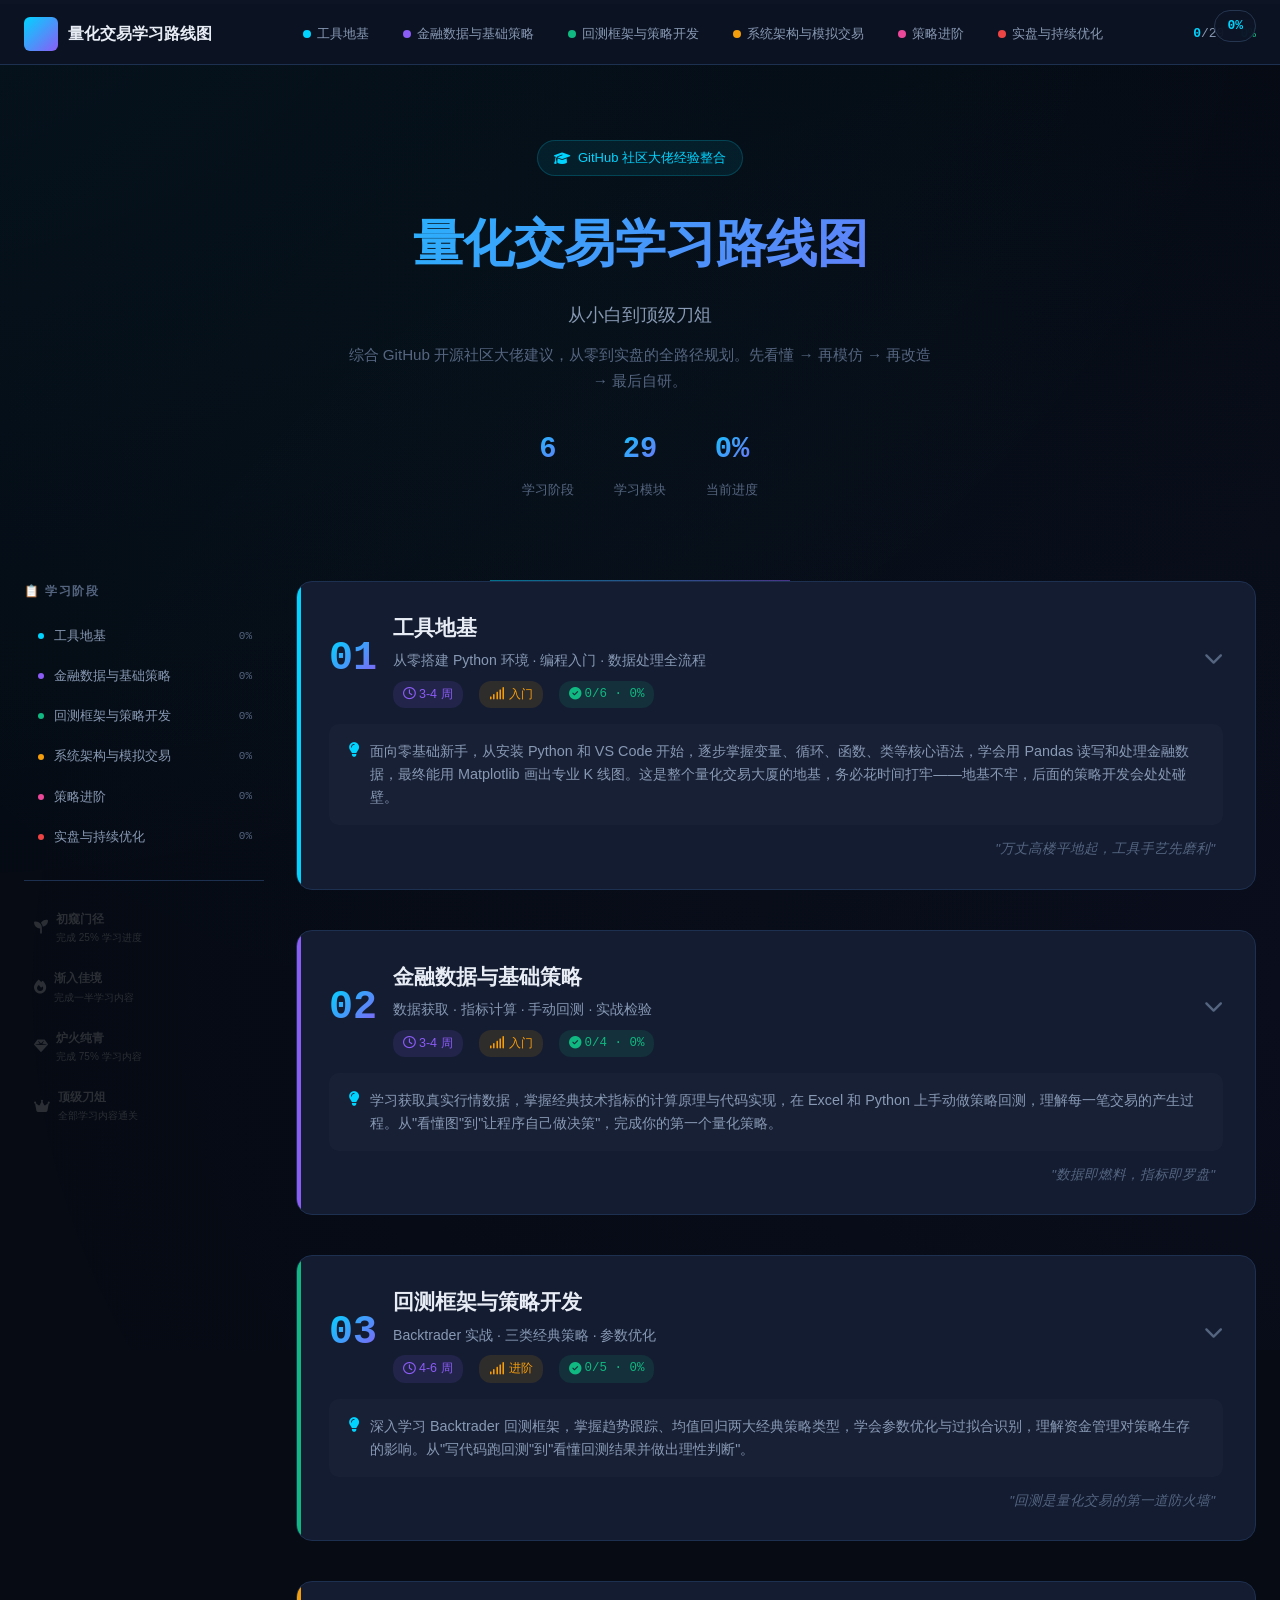
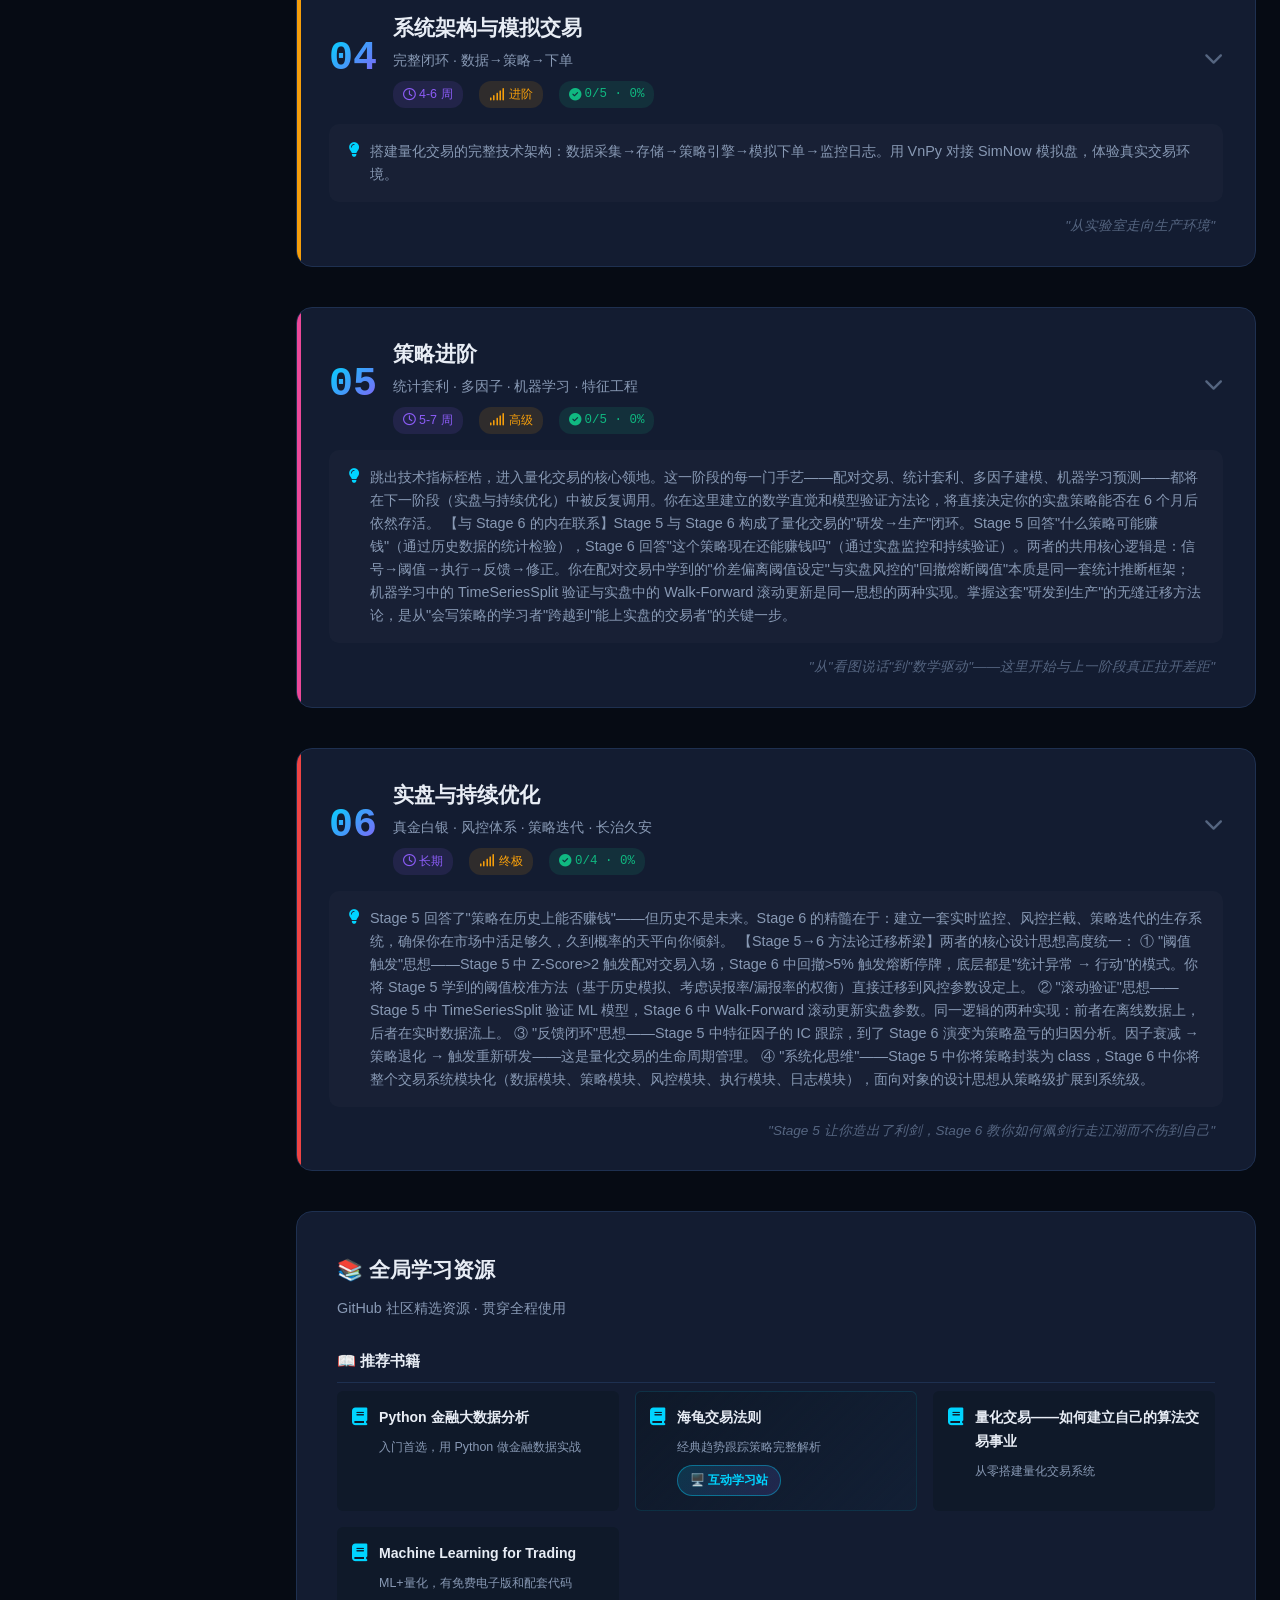
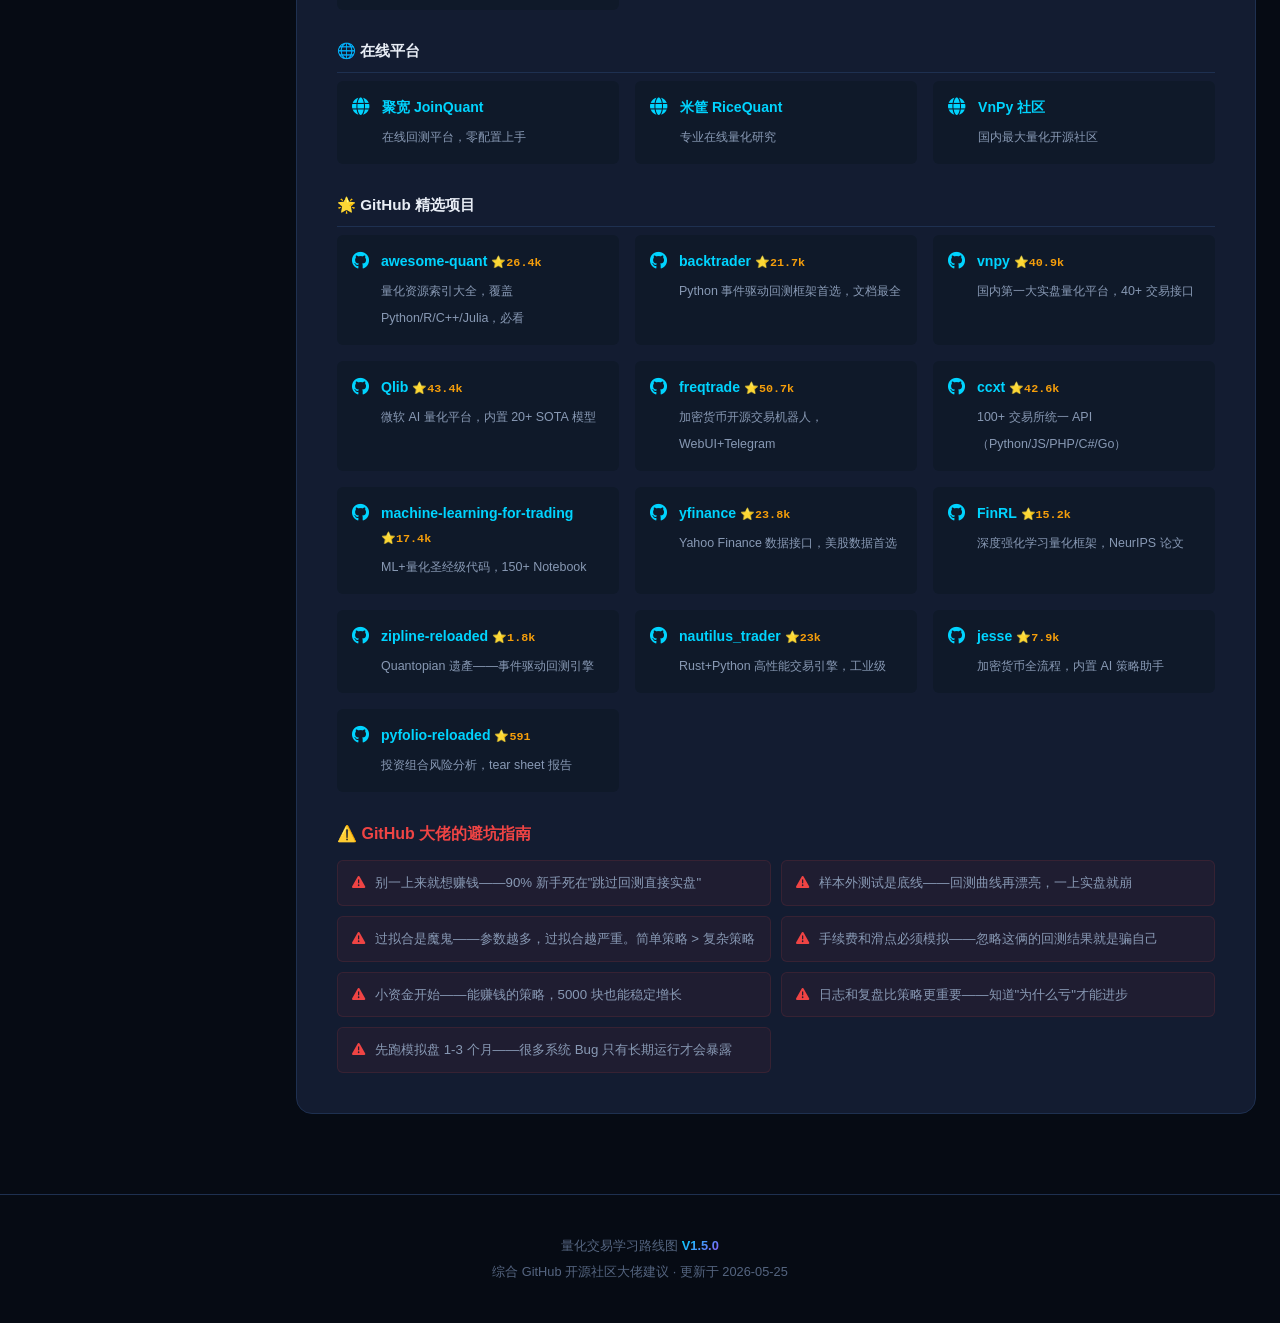
<file: index.html>
<!DOCTYPE html>
<html lang="zh-CN">
<head>
  <meta charset="UTF-8">
  <meta name="viewport" content="width=device-width, initial-scale=1.0">
  <meta name="description" content="量化交易学习路线图 - 从小白到顶级刀俎，综合 GitHub 开源社区大佬建议">
  <meta name="theme-color" content="#060b14">
  <title>量化交易学习路线图 | 从小白到顶级刀俎</title>

  <!-- Font Awesome 图标库（唯一 CDN 依赖） -->
  <link rel="stylesheet" href="https://cdnjs.cloudflare.com/ajax/libs/font-awesome/6.5.1/css/all.min.css">

  <!-- 样式 -->
  <link rel="stylesheet" href="css/style.css">

  <!-- 预连接优化 -->
  <link rel="preconnect" href="https://cdnjs.cloudflare.com">
</head>
<body>

  <!-- 进度条 -->
  <div class="progress-bar-wrapper">
    <div class="progress-bar" id="progressBar"></div>
  </div>
  <div class="progress-percent" id="progressPercent">0%</div>

  <!-- 顶部导航 -->
  <nav class="top-nav" id="topNav"></nav>

  <!-- Hero 区域 -->
  <header class="hero" id="hero"></header>

  <!-- 主布局 -->
  <div class="main-container">
    <!-- 侧边栏 TOC -->
    <aside class="sidebar" id="sidebar"></aside>

    <!-- 内容区 -->
    <main class="content-area">
      <div id="stagesContainer"></div>
      <div id="globalResources" class="global-resources"></div>
    </main>
  </div>

  <!-- Footer -->
  <footer class="app-footer" id="footer"></footer>

  <!-- 返回顶部 -->
  <div class="back-to-top" id="backToTop" title="返回顶部 (T)">
    <i class="fa-solid fa-arrow-up"></i>
  </div>

  <!-- JS 数据层（内容与表现分离） -->
  <script src="js/data.js"></script>
  <!-- JS 应用逻辑层 -->
  <script src="js/app.js"></script>

</body>
</html>
</file>
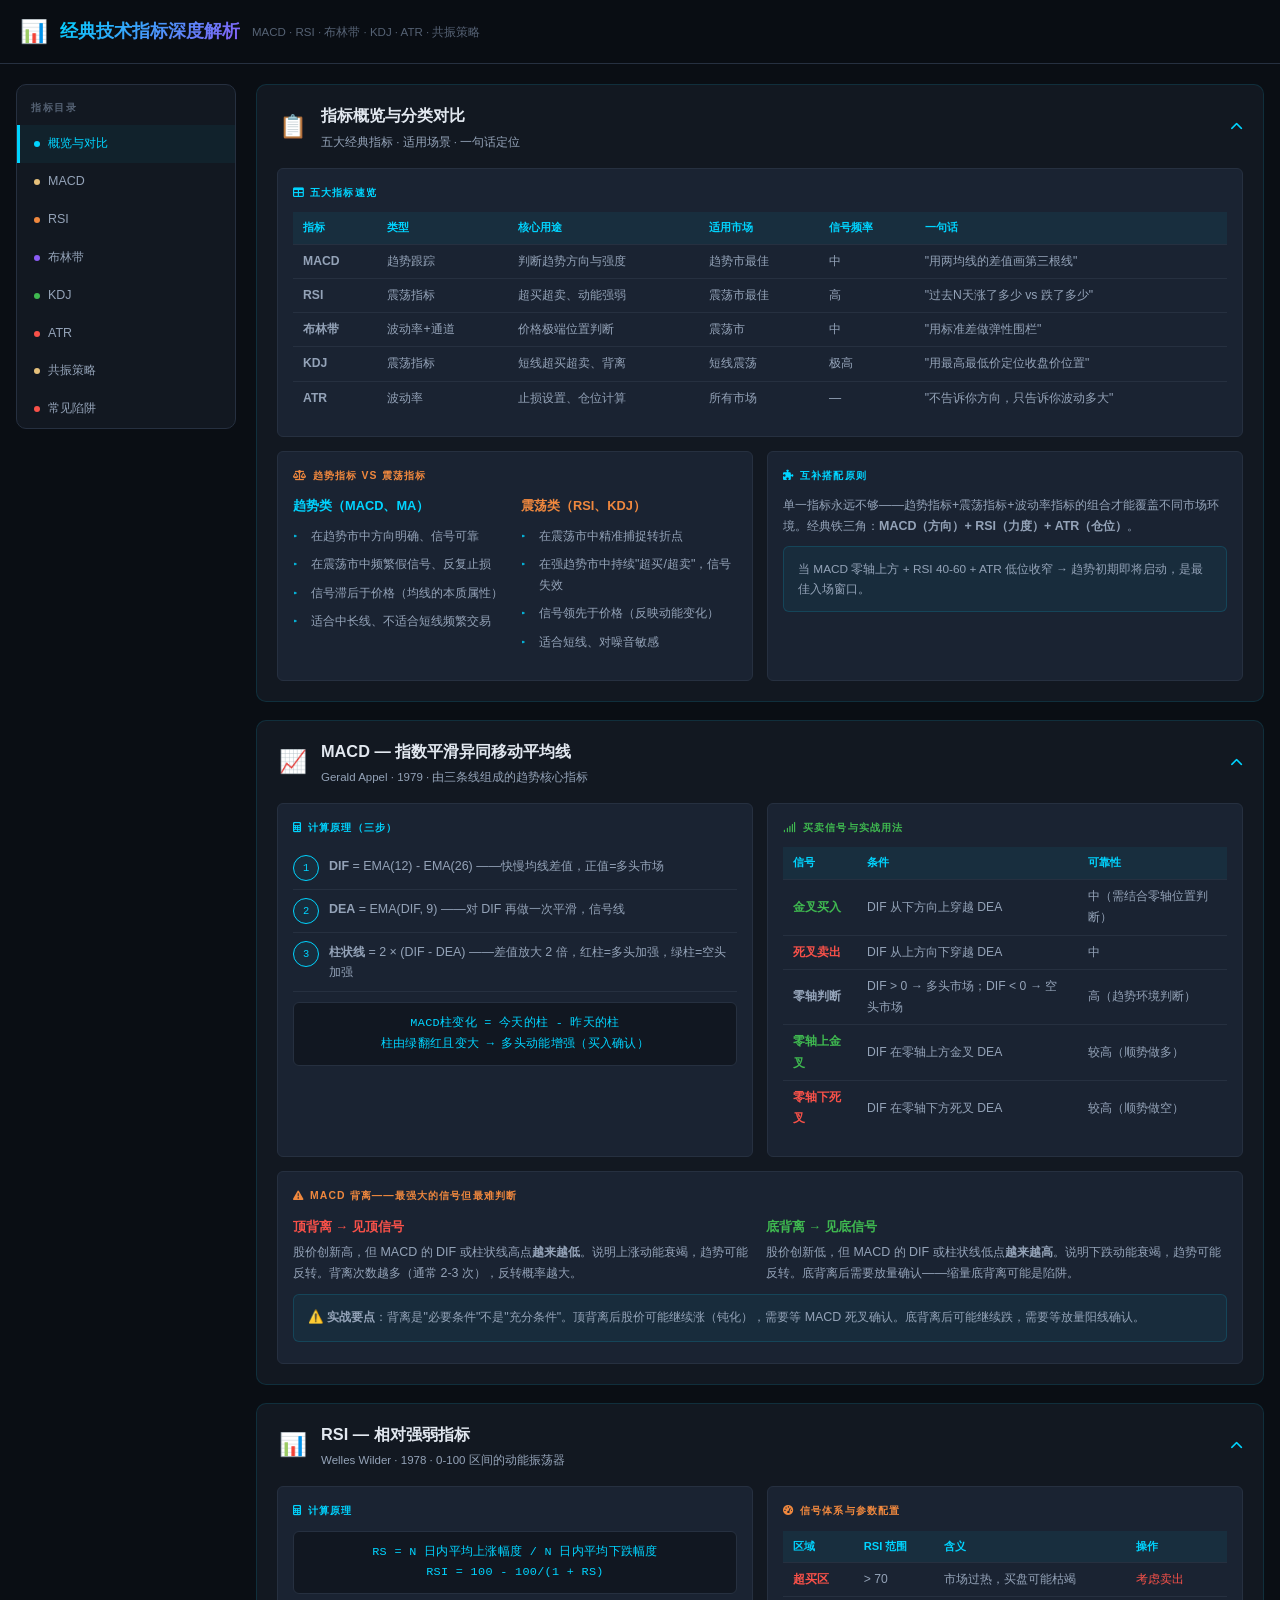
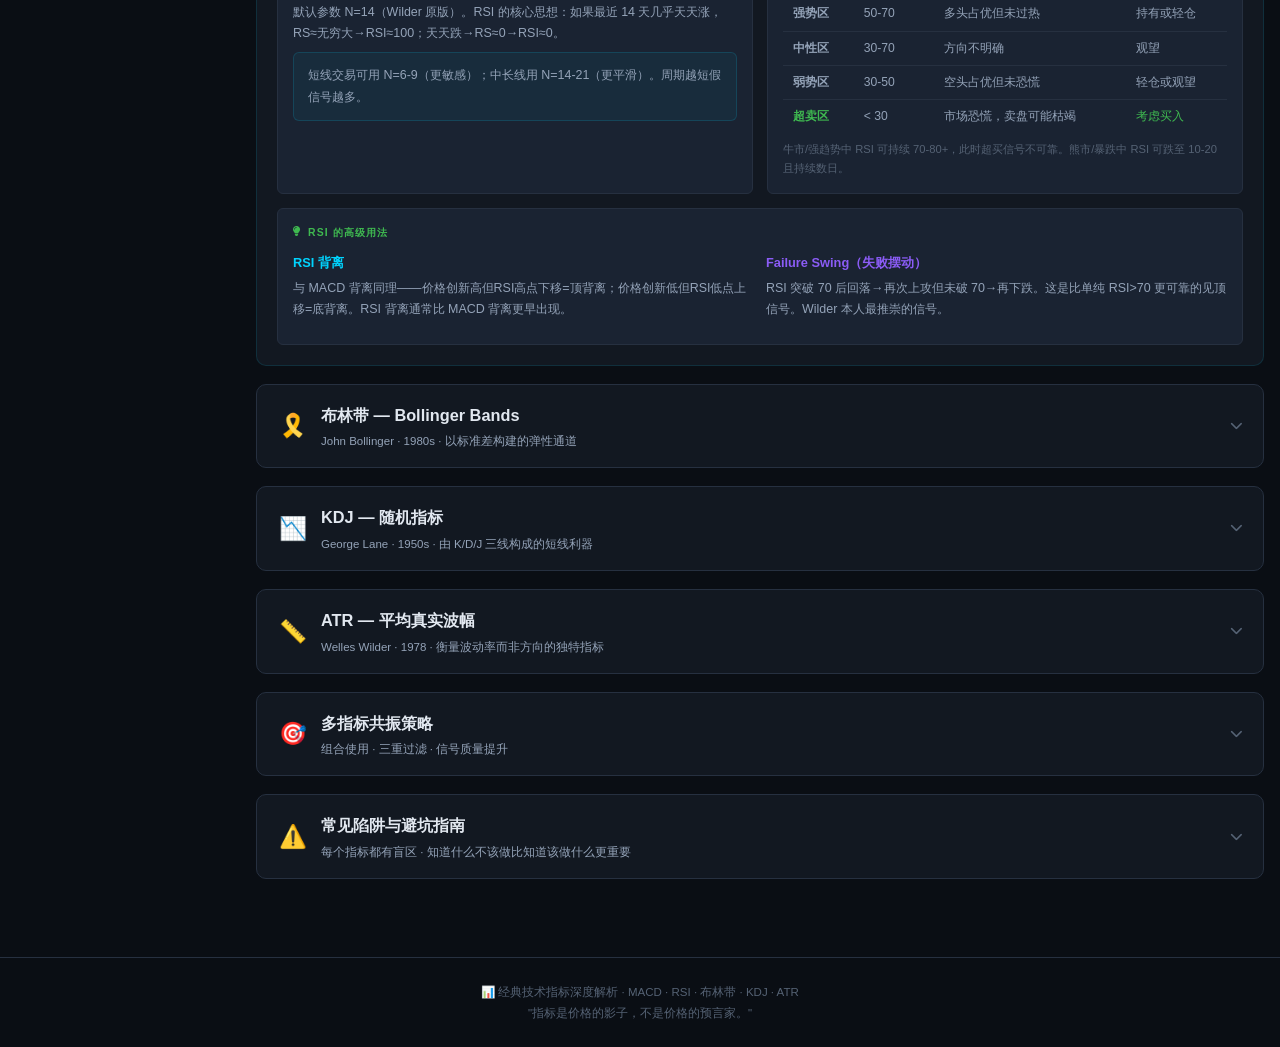
<file: technical-indicators/index.html>
<!DOCTYPE html>
<html lang="zh-CN">
<head>
<meta charset="UTF-8">
<meta name="viewport" content="width=device-width,initial-scale=1.0">
<title>经典技术指标深度解析 | MACD · RSI · 布林带 · KDJ · ATR</title>
<link rel="stylesheet" href="https://cdnjs.cloudflare.com/ajax/libs/font-awesome/6.5.1/css/all.min.css">
<style>
:root {
  --bg:#0a0e14; --bg2:#121821; --bg3:#1a2332; --bg4:#222d3d;
  --text:#e2e8f0; --text2:#94a3b8; --text3:#556274;
  --border:#263040; --border2:#334155;
  --cyan:#00d4ff; --purple:#8b5cf6; --green:#3fb950; --red:#f85149;
  --orange:#f0883e; --yellow:#e5c07b;
  --cyan-bg:rgba(0,212,255,.05); --purple-bg:rgba(139,92,246,.05); --green-bg:rgba(63,185,80,.05); --red-bg:rgba(248,81,73,.05);
  --radius:10px; --radius-sm:6px;
  --font:-apple-system,BlinkMacSystemFont,'Segoe UI','PingFang SC','Microsoft YaHei',sans-serif;
  --mono:'SF Mono','Consolas','Monaco','Courier New',monospace;
}
*,*::before,*::after{box-sizing:border-box;margin:0;padding:0}
html{scroll-behavior:smooth;scroll-padding-top:80px}
body{font-family:var(--font);background:var(--bg);color:var(--text);line-height:1.75;min-height:100vh}

/* Header */
.header{position:sticky;top:0;z-index:100;background:rgba(10,14,20,.92);backdrop-filter:blur(20px);border-bottom:1px solid var(--border);padding:12px 20px;display:flex;align-items:center;gap:12px}
.header-icon{font-size:1.4rem}
.header h1{font-size:1.1rem;font-weight:700;background:linear-gradient(135deg,var(--cyan),var(--purple));-webkit-background-clip:text;-webkit-text-fill-color:transparent;background-clip:text}
.header-sub{font-size:.72rem;color:var(--text3)}

/* Layout */
.layout{max-width:1400px;margin:0 auto;padding:20px 16px 60px;display:flex;gap:20px;align-items:flex-start}
.sidebar{position:sticky;top:80px;width:220px;flex-shrink:0;background:var(--bg2);border:1px solid var(--border);border-radius:var(--radius);overflow:hidden;max-height:calc(100vh - 100px);overflow-y:auto}
.sidebar-head{padding:14px 14px 8px;font-size:.65rem;text-transform:uppercase;letter-spacing:1.5px;color:var(--text3);font-weight:600}
.sidebar-link{display:flex;align-items:center;gap:8px;padding:8px 14px;font-size:.78rem;color:var(--text2);cursor:pointer;border-left:3px solid transparent;transition:all .18s;text-decoration:none}
.sidebar-link:hover{background:var(--cyan-bg);color:var(--text)}
.sidebar-link.active{color:var(--cyan);background:var(--cyan-bg);border-left-color:var(--cyan)}
.sidebar-dot{width:6px;height:6px;border-radius:50%;flex-shrink:0}

/* Content */
.content{flex:1;min-width:0}
.section{background:var(--bg2);border:1px solid var(--border);border-radius:var(--radius);margin-bottom:18px;overflow:hidden;scroll-margin-top:80px;transition:border-color .3s}
.section.expanded{border-color:rgba(0,212,255,.12)}
.section-head{padding:16px 20px;cursor:pointer;display:flex;align-items:center;gap:12px;user-select:none;transition:background .2s}
.section-head:hover{background:rgba(255,255,255,.02)}
.section-icon{font-size:1.4rem;flex-shrink:0;width:32px;text-align:center}
.section-info{flex:1;min-width:0}
.section-info h2{font-size:1.02rem;font-weight:700}
.section-info p{font-size:.72rem;color:var(--text2);margin-top:2px}
.section-arrow{color:var(--text3);transition:transform .3s;font-size:.8rem}
.section.expanded .section-arrow{transform:rotate(180deg);color:var(--cyan)}
.section-body{max-height:0;overflow:hidden;transition:max-height .55s cubic-bezier(.4,0,.2,1)}
.section.expanded .section-body{max-height:20000px}
.section-inner{padding:0 20px 20px;display:grid;grid-template-columns:1fr 1fr;gap:14px}

/* Cards */
.card{background:var(--bg3);border:1px solid var(--border);border-radius:var(--radius-sm);padding:15px}
.card.full{grid-column:1/-1}
.card-label{font-size:.65rem;text-transform:uppercase;letter-spacing:1.1px;font-weight:600;margin-bottom:10px;display:flex;align-items:center;gap:6px}
.card-label.c{color:var(--cyan)}.card-label.g{color:var(--green)}.card-label.r{color:var(--red)}.card-label.p{color:var(--purple)}.card-label.o{color:var(--orange)}
.card ul{list-style:none}.card li{font-size:.78rem;color:var(--text2);padding:4px 0 4px 18px;position:relative;line-height:1.65}
.card li::before{content:'▸';position:absolute;left:0;color:var(--cyan);font-size:.6rem;top:6px}
.card p{font-size:.78rem;color:var(--text2);line-height:1.7}

/* Highlight boxes */
.hl{background:var(--cyan-bg);border:1px solid rgba(0,212,255,.15);border-radius:var(--radius-sm);padding:12px 14px;font-size:.78rem;color:var(--text2);line-height:1.7;margin:6px 0}
.hl.g{background:var(--green-bg);border-color:rgba(63,185,80,.15);color:var(--green)}
.hl.r{background:var(--red-bg);border-color:rgba(248,81,73,.15);color:var(--red)}
.hl.p{background:var(--purple-bg);border-color:rgba(139,92,246,.15);color:var(--purple)}

/* Formula */
.formula{background:rgba(0,0,0,.35);border:1px solid var(--border);border-radius:var(--radius-sm);padding:10px 14px;font-family:var(--mono);font-size:.74rem;color:var(--cyan);text-align:center;margin:8px 0;letter-spacing:.3px;overflow-x:auto}

/* Tables */
.data-table{width:100%;border-collapse:collapse;font-size:.76rem;margin:6px 0}
.data-table th{background:rgba(0,212,255,.06);color:var(--cyan);padding:6px 10px;text-align:left;font-weight:600;font-size:.7rem}
.data-table td{padding:6px 10px;border-top:1px solid var(--border);color:var(--text2)}
.data-table tr:hover td{background:rgba(255,255,255,.01)}
.data-table .buy{color:var(--green)}.data-table .sell{color:var(--red)}

/* Steps */
.steps{}.step{display:flex;gap:10px;padding:8px 0;border-bottom:1px solid var(--border)}
.step-num{width:26px;height:26px;border-radius:50%;background:var(--cyan-bg);border:1px solid var(--cyan);display:flex;align-items:center;justify-content:center;font-family:var(--mono);font-size:.65rem;color:var(--cyan);flex-shrink:0}
.step-content{font-size:.78rem;color:var(--text2);line-height:1.6;padding-top:2px}

/* Compare grid */
.compare-grid{display:grid;grid-template-columns:1fr 1fr;gap:12px;margin:8px 0}

/* Footer */
.footer{text-align:center;padding:24px 16px;border-top:1px solid var(--border);color:var(--text3);font-size:.72rem;line-height:1.8}

/* Responsive */
@media(max-width:900px){.sidebar{display:none}.section-inner{grid-template-columns:1fr}.compare-grid{grid-template-columns:1fr}}
@media(max-width:500px){.header{padding:8px 10px}.header h1{font-size:.95rem}.section-head{padding:12px 14px;gap:8px}.section-info h2{font-size:.9rem}.section-inner{padding:0 10px 14px;gap:10px}.card{padding:10px}.card li{font-size:.72rem}.hl{font-size:.72rem;padding:10px 12px}.data-table{font-size:.68rem;display:block;overflow-x:auto}.formula{font-size:.66rem}}
</style>
</head>
<body>

<header class="header">
  <span class="header-icon">📊</span>
  <h1>经典技术指标深度解析</h1>
  <span class="header-sub">MACD · RSI · 布林带 · KDJ · ATR · 共振策略</span>
</header>

<div class="layout">
<nav class="sidebar" id="sidebar">
  <div class="sidebar-head">指标目录</div>
  <a class="sidebar-link active" href="#s1"><span class="sidebar-dot" style="background:var(--cyan)"></span>概览与对比</a>
  <a class="sidebar-link" href="#s2"><span class="sidebar-dot" style="background:var(--yellow)"></span>MACD</a>
  <a class="sidebar-link" href="#s3"><span class="sidebar-dot" style="background:var(--orange)"></span>RSI</a>
  <a class="sidebar-link" href="#s4"><span class="sidebar-dot" style="background:var(--purple)"></span>布林带</a>
  <a class="sidebar-link" href="#s5"><span class="sidebar-dot" style="background:var(--green)"></span>KDJ</a>
  <a class="sidebar-link" href="#s6"><span class="sidebar-dot" style="background:var(--red)"></span>ATR</a>
  <a class="sidebar-link" href="#s7"><span class="sidebar-dot" style="background:#e5c07b"></span>共振策略</a>
  <a class="sidebar-link" href="#s8"><span class="sidebar-dot" style="background:var(--red)"></span>常见陷阱</a>
</nav>

<main class="content">

<!-- S1: 概览与对比 -->
<section class="section expanded" id="s1">
  <div class="section-head" onclick="toggle('s1')">
    <div class="section-icon">📋</div>
    <div class="section-info"><h2>指标概览与分类对比</h2><p>五大经典指标 · 适用场景 · 一句话定位</p></div>
    <div class="section-arrow"><i class="fa-solid fa-chevron-down"></i></div>
  </div>
  <div class="section-body"><div class="section-inner">
    <div class="card full">
      <div class="card-label c"><i class="fa-solid fa-table"></i> 五大指标速览</div>
      <table class="data-table">
        <tr><th>指标</th><th>类型</th><th>核心用途</th><th>适用市场</th><th>信号频率</th><th>一句话</th></tr>
        <tr><td><strong>MACD</strong></td><td>趋势跟踪</td><td>判断趋势方向与强度</td><td>趋势市最佳</td><td>中</td><td>"用两均线的差值画第三根线"</td></tr>
        <tr><td><strong>RSI</strong></td><td>震荡指标</td><td>超买超卖、动能强弱</td><td>震荡市最佳</td><td>高</td><td>"过去N天涨了多少 vs 跌了多少"</td></tr>
        <tr><td><strong>布林带</strong></td><td>波动率+通道</td><td>价格极端位置判断</td><td>震荡市</td><td>中</td><td>"用标准差做弹性围栏"</td></tr>
        <tr><td><strong>KDJ</strong></td><td>震荡指标</td><td>短线超买超卖、背离</td><td>短线震荡</td><td>极高</td><td>"用最高最低价定位收盘价位置"</td></tr>
        <tr><td><strong>ATR</strong></td><td>波动率</td><td>止损设置、仓位计算</td><td>所有市场</td><td>—</td><td>"不告诉你方向，只告诉你波动多大"</td></tr>
      </table>
    </div>
    <div class="card">
      <div class="card-label o"><i class="fa-solid fa-scale-balanced"></i> 趋势指标 vs 震荡指标</div>
      <div class="compare-grid">
        <div>
          <div style="font-weight:600;font-size:.8rem;color:var(--cyan);margin-bottom:4px">趋势类（MACD、MA）</div>
          <ul><li>在趋势市中方向明确、信号可靠</li><li>在震荡市中频繁假信号、反复止损</li><li>信号滞后于价格（均线的本质属性）</li><li>适合中长线、不适合短线频繁交易</li></ul>
        </div>
        <div>
          <div style="font-weight:600;font-size:.8rem;color:var(--orange);margin-bottom:4px">震荡类（RSI、KDJ）</div>
          <ul><li>在震荡市中精准捕捉转折点</li><li>在强趋势市中持续"超买/超卖"，信号失效</li><li>信号领先于价格（反映动能变化）</li><li>适合短线、对噪音敏感</li></ul>
        </div>
      </div>
    </div>
    <div class="card">
      <div class="card-label c"><i class="fa-solid fa-puzzle-piece"></i> 互补搭配原则</div>
      <p>单一指标永远不够——趋势指标+震荡指标+波动率指标的组合才能覆盖不同市场环境。经典铁三角：<strong>MACD（方向）+ RSI（力度）+ ATR（仓位）</strong>。</p>
      <div class="hl c" style="margin-top:8px;font-size:.74rem">当 MACD 零轴上方 + RSI 40-60 + ATR 低位收窄 → 趋势初期即将启动，是最佳入场窗口。</div>
    </div>
  </div></div>
</section>

<!-- S2: MACD -->
<section class="section expanded" id="s2">
  <div class="section-head" onclick="toggle('s2')">
    <div class="section-icon" style="color:var(--yellow)">📈</div>
    <div class="section-info"><h2>MACD — 指数平滑异同移动平均线</h2><p>Gerald Appel · 1979 · 由三条线组成的趋势核心指标</p></div>
    <div class="section-arrow"><i class="fa-solid fa-chevron-down"></i></div>
  </div>
  <div class="section-body"><div class="section-inner">
    <div class="card">
      <div class="card-label c"><i class="fa-solid fa-calculator"></i> 计算原理（三步）</div>
      <div class="steps">
        <div class="step"><div class="step-num">1</div><div class="step-content"><strong>DIF</strong> = EMA(12) - EMA(26) ——快慢均线差值，正值=多头市场</div></div>
        <div class="step"><div class="step-num">2</div><div class="step-content"><strong>DEA</strong> = EMA(DIF, 9) ——对 DIF 再做一次平滑，信号线</div></div>
        <div class="step"><div class="step-num">3</div><div class="step-content"><strong>柱状线</strong> = 2 × (DIF - DEA) ——差值放大 2 倍，红柱=多头加强，绿柱=空头加强</div></div>
      </div>
      <div class="formula" style="margin-top:10px">MACD柱变化 = 今天的柱 - 昨天的柱<br>柱由绿翻红且变大 → 多头动能增强（买入确认）</div>
    </div>
    <div class="card">
      <div class="card-label g"><i class="fa-solid fa-signal"></i> 买卖信号与实战用法</div>
      <table class="data-table">
        <tr><th>信号</th><th>条件</th><th>可靠性</th></tr>
        <tr><td class="buy"><strong>金叉买入</strong></td><td>DIF 从下方向上穿越 DEA</td><td>中（需结合零轴位置判断）</td></tr>
        <tr><td class="sell"><strong>死叉卖出</strong></td><td>DIF 从上方向下穿越 DEA</td><td>中</td></tr>
        <tr><td><strong>零轴判断</strong></td><td>DIF > 0 → 多头市场；DIF < 0 → 空头市场</td><td>高（趋势环境判断）</td></tr>
        <tr><td class="buy"><strong>零轴上金叉</strong></td><td>DIF 在零轴上方金叉 DEA</td><td>较高（顺势做多）</td></tr>
        <tr><td class="sell"><strong>零轴下死叉</strong></td><td>DIF 在零轴下方死叉 DEA</td><td>较高（顺势做空）</td></tr>
      </table>
    </div>
    <div class="card full">
      <div class="card-label o"><i class="fa-solid fa-triangle-exclamation"></i> MACD 背离——最强大的信号但最难判断</div>
      <div class="compare-grid">
        <div>
          <div style="font-weight:600;font-size:.8rem;color:var(--red);margin-bottom:4px">顶背离 → 见顶信号</div>
          <p>股价创新高，但 MACD 的 DIF 或柱状线高点<strong>越来越低</strong>。说明上涨动能衰竭，趋势可能反转。背离次数越多（通常 2-3 次），反转概率越大。</p>
        </div>
        <div>
          <div style="font-weight:600;font-size:.8rem;color:var(--green);margin-bottom:4px">底背离 → 见底信号</div>
          <p>股价创新低，但 MACD 的 DIF 或柱状线低点<strong>越来越高</strong>。说明下跌动能衰竭，趋势可能反转。底背离后需要放量确认——缩量底背离可能是陷阱。</p>
        </div>
      </div>
      <div class="hl" style="margin-top:10px"><strong>⚠️ 实战要点</strong>：背离是"必要条件"不是"充分条件"。顶背离后股价可能继续涨（钝化），需要等 MACD 死叉确认。底背离后可能继续跌，需要等放量阳线确认。</div>
    </div>
  </div></div>
</section>

<!-- S3: RSI -->
<section class="section expanded" id="s3">
  <div class="section-head" onclick="toggle('s3')">
    <div class="section-icon" style="color:var(--orange)">📊</div>
    <div class="section-info"><h2>RSI — 相对强弱指标</h2><p>Welles Wilder · 1978 · 0-100 区间的动能振荡器</p></div>
    <div class="section-arrow"><i class="fa-solid fa-chevron-down"></i></div>
  </div>
  <div class="section-body"><div class="section-inner">
    <div class="card">
      <div class="card-label c"><i class="fa-solid fa-calculator"></i> 计算原理</div>
      <div class="formula">
        RS = N 日内平均上涨幅度 / N 日内平均下跌幅度<br>
        RSI = 100 - 100/(1 + RS)
      </div>
      <p style="margin-top:8px">默认参数 N=14（Wilder 原版）。RSI 的核心思想：如果最近 14 天几乎天天涨，RS≈无穷大→RSI≈100；天天跌→RS≈0→RSI≈0。</p>
      <div class="hl" style="margin-top:8px">短线交易可用 N=6-9（更敏感）；中长线用 N=14-21（更平滑）。周期越短假信号越多。</div>
    </div>
    <div class="card">
      <div class="card-label o"><i class="fa-solid fa-gauge-high"></i> 信号体系与参数配置</div>
      <table class="data-table">
        <tr><th>区域</th><th>RSI 范围</th><th>含义</th><th>操作</th></tr>
        <tr><td class="sell" style="font-weight:700">超买区</td><td>> 70</td><td>市场过热，买盘可能枯竭</td><td class="sell">考虑卖出</td></tr>
        <tr><td style="font-weight:700">强势区</td><td>50-70</td><td>多头占优但未过热</td><td>持有或轻仓</td></tr>
        <tr><td style="font-weight:700">中性区</td><td>30-70</td><td>方向不明确</td><td>观望</td></tr>
        <tr><td style="font-weight:700">弱势区</td><td>30-50</td><td>空头占优但未恐慌</td><td>轻仓或观望</td></tr>
        <tr><td class="buy" style="font-weight:700">超卖区</td><td>< 30</td><td>市场恐慌，卖盘可能枯竭</td><td class="buy">考虑买入</td></tr>
      </table>
      <p style="font-size:.7rem;color:var(--text3);margin-top:6px">牛市/强趋势中 RSI 可持续 70-80+，此时超买信号不可靠。熊市/暴跌中 RSI 可跌至 10-20 且持续数日。</p>
    </div>
    <div class="card full">
      <div class="card-label g"><i class="fa-solid fa-lightbulb"></i> RSI 的高级用法</div>
      <div class="compare-grid">
        <div>
          <div style="font-weight:600;font-size:.8rem;color:var(--cyan);margin-bottom:4px">RSI 背离</div>
          <p>与 MACD 背离同理——价格创新高但RSI高点下移=顶背离；价格创新低但RSI低点上移=底背离。RSI 背离通常比 MACD 背离更早出现。</p>
        </div>
        <div>
          <div style="font-weight:600;font-size:.8rem;color:var(--purple);margin-bottom:4px">Failure Swing（失败摆动）</div>
          <p>RSI 突破 70 后回落→再次上攻但未破 70→再下跌。这是比单纯 RSI>70 更可靠的见顶信号。Wilder 本人最推崇的信号。</p>
        </div>
      </div>
    </div>
  </div></div>
</section>

<!-- S4: 布林带 -->
<section class="section" id="s4">
  <div class="section-head" onclick="toggle('s4')">
    <div class="section-icon" style="color:var(--purple)">🎗️</div>
    <div class="section-info"><h2>布林带 — Bollinger Bands</h2><p>John Bollinger · 1980s · 以标准差构建的弹性通道</p></div>
    <div class="section-arrow"><i class="fa-solid fa-chevron-down"></i></div>
  </div>
  <div class="section-body"><div class="section-inner">
    <div class="card">
      <div class="card-label c"><i class="fa-solid fa-ruler"></i> 构成与参数</div>
      <div class="formula">
        中轨 = MA(20)<br>
        上轨 = 中轨 + 2 × σ(20)<br>
        下轨 = 中轨 - 2 × σ(20)
      </div>
      <p style="margin-top:8px">σ 是过去 20 日的收盘价标准差。上轨和下轨之间包含了约 <strong>95%</strong> 的价格（假设正态分布）。价格突破上/下轨属于小概率事件。</p>
      <p style="font-size:.74rem;color:var(--text3);margin-top:6px">参数 20/2 是标准配置。短线可调整为 10/1.5（更窄更敏感），长线可调整为 50/2.5（更宽更稳定）。</p>
    </div>
    <div class="card">
      <div class="card-label p"><i class="fa-solid fa-compress"></i> 核心信号——带宽是关键</div>
      <table class="data-table">
        <tr><th>信号</th><th>条件</th><th>含义</th></tr>
        <tr><td><strong>带宽收窄</strong></td><td>上轨-下轨处于历史低位</td><td style="color:var(--orange)">暴风雨前的宁静——即将大幅波动</td></tr>
        <tr><td><strong>触及上轨</strong></td><td>收盘价 > 上轨</td><td>超买，但强势股可沿上轨持续上行</td></tr>
        <tr><td><strong>触及下轨</strong></td><td>收盘价 < 下轨</td><td>超卖，但弱势股可沿下轨持续下行</td></tr>
        <tr><td class="buy"><strong>下轨反弹</strong></td><td>触下轨后阳线收回</td><td class="buy">均值回归买入信号</td></tr>
        <tr><td class="sell"><strong>上轨回落</strong></td><td>触上轨后阴线收回</td><td class="sell">均值回归卖出信号</td></tr>
      </table>
    </div>
    <div class="card full">
      <div class="card-label o"><i class="fa-solid fa-lightbulb"></i> 布林带的两种互补策略</div>
      <div class="compare-grid">
        <div>
          <div style="font-weight:600;font-size:.8rem;color:var(--green);margin-bottom:4px">震荡市：均值回归</div>
          <p>价格在上下轨之间来回波动。触及下轨→买入，回到中轨或触及上轨→卖出。核心前提：市场没有明显趋势。</p>
        </div>
        <div>
          <div style="font-weight:600;font-size:.8rem;color:var(--cyan);margin-bottom:4px">趋势市：突破跟随</div>
          <p>带宽收窄后突然放大+价格突破上轨→趋势启动，顺势做多。此时不要做均值回归（价格会沿上轨持续上行）。</p>
        </div>
      </div>
      <div class="hl" style="margin-top:10px"><strong>⚠️ 关键</strong>：带宽收窄（Squeeze）是布林带最有价值的信号——它告诉你"暴风雨要来了"，但不告诉你方向。方向需要由 MACD 或突破方向来确认。</div>
    </div>
  </div></div>
</section>

<!-- S5: KDJ -->
<section class="section" id="s5">
  <div class="section-head" onclick="toggle('s5')">
    <div class="section-icon" style="color:var(--green)">📉</div>
    <div class="section-info"><h2>KDJ — 随机指标</h2><p>George Lane · 1950s · 由 K/D/J 三线构成的短线利器</p></div>
    <div class="section-arrow"><i class="fa-solid fa-chevron-down"></i></div>
  </div>
  <div class="section-body"><div class="section-inner">
    <div class="card">
      <div class="card-label c"><i class="fa-solid fa-calculator"></i> 计算原理（直观版）</div>
      <div class="formula">
        RSV = (收盘价 - N日最低) / (N日最高 - N日最低) × 100<br>
        K = 2/3 × 前K + 1/3 × RSV<br>
        D = 2/3 × 前D + 1/3 × K<br>
        J = 3K - 2D
      </div>
      <p style="margin-top:8px">默认 N=9。RSV（Raw Stochastic Value）代表收盘价在过去 9 日价格区间中的位置。收盘在最高点→RSV=100；收在最低点→RSV=0。</p>
    </div>
    <div class="card">
      <div class="card-label g"><i class="fa-solid fa-signal"></i> 信号系统</div>
      <table class="data-table">
        <tr><th>信号</th><th>条件</th><th>可靠性</th></tr>
        <tr><td class="buy"><strong>金叉买入</strong></td><td>K 线从下方向上穿越 D 线</td><td>中低（需看位置）</td></tr>
        <tr><td class="sell"><strong>死叉卖出</strong></td><td>K 线从上方向下穿越 D 线</td><td>中低</td></tr>
        <tr><td class="buy"><strong>低位金叉</strong></td><td>K/D 在 20 以下金叉</td><td>较高（超卖区转折）</td></tr>
        <tr><td class="sell"><strong>高位死叉</strong></td><td>K/D 在 80 以上死叉</td><td>较高（超买区转折）</td></tr>
        <tr><td><strong>J 值极端</strong></td><td>J > 100 或 J < 0</td><td>极值反转信号</td></tr>
        <tr><td style="color:var(--orange)"><strong>钝化</strong></td><td>K/D 持续在 80+ 或 20- 多日</td><td style="color:var(--orange)">强趋势中常见，此时信号失效</td></tr>
      </table>
    </div>
    <div class="card full">
      <div class="card-label o"><i class="fa-solid fa-triangle-exclamation"></i> KDJ 的特殊注意事项</div>
      <div class="compare-grid">
        <div>
          <p><strong style="color:var(--red)">钝化陷阱</strong>：强势上涨中 KDJ 会持续在 80-100 钝化数周，如果此时做空是逆势操作。强趋势中 KDJ 的超买信号应该被忽略，只用金叉/死叉判断短期节奏。</p>
        </div>
        <div>
          <p><strong style="color:var(--green)">最佳场景</strong>：KDJ 在横盘震荡市中表现极好——K/D 在 20-80 之间规律摆动，低吸高抛收益稳定。但一旦趋势启动，应切换至 MACD 或趋势类指标。</p>
        </div>
      </div>
    </div>
  </div></div>
</section>

<!-- S6: ATR -->
<section class="section" id="s6">
  <div class="section-head" onclick="toggle('s6')">
    <div class="section-icon" style="color:var(--red)">📏</div>
    <div class="section-info"><h2>ATR — 平均真实波幅</h2><p>Welles Wilder · 1978 · 衡量波动率而非方向的独特指标</p></div>
    <div class="section-arrow"><i class="fa-solid fa-chevron-down"></i></div>
  </div>
  <div class="section-body"><div class="section-inner">
    <div class="card">
      <div class="card-label c"><i class="fa-solid fa-ruler-combined"></i> 计算原理</div>
      <div class="formula">
        TR = max(当日高-当日低, |当日高-昨收|, |当日低-昨收|)<br>
        ATR = TR 的 N 日移动平均（默认 N=14）
      </div>
      <p style="margin-top:8px">True Range 的三个值覆盖了：当日振幅、向上跳空、向下跳空。跳空是 ATR 区别于普通振幅计算的关键——它确保隔夜风险被纳入度量。</p>
      <p style="font-size:.74rem;color:var(--text3);margin-top:6px">ATR 单位与价格相同（如 ATR=3.5 元）。它不告诉方向——仅告诉你"市场在震动"。</p>
    </div>
    <div class="card">
      <div class="card-label r"><i class="fa-solid fa-shield-halved"></i> ATR 的核心用途</div>
      <table class="data-table">
        <tr><th>用途</th><th>方法</th><th>说明</th></tr>
        <tr><td><strong>动态止损</strong></td><td>止损 = 入场价 ± 2×ATR</td><td>海龟交易法的核心——波动大时放宽止损，波动小时收紧</td></tr>
        <tr><td><strong>仓位计算</strong></td><td>仓位 = 风险金额 / (ATR × 乘数)</td><td>确保不同品种承担相同风险</td></tr>
        <tr><td><strong>趋势强度</strong></td><td>ATR 上升 = 趋势加速</td><td>ATR 上升说明动能加强，顺势持有</td></tr>
        <tr><td><strong>突破确认</strong></td><td>突破 + ATR 放大 = 真突破</td><td>假突破通常伴随着 ATR 下降</td></tr>
      </table>
    </div>
    <div class="card full">
      <div class="card-label o"><i class="fa-solid fa-lightbulb"></i> ATR 与其他指标的协同</div>
      <p>ATR 不产生买卖信号，但它能让其他指标的信号"量化"。RSI 超卖了→买入多少？布林下轨反弹了→止损放哪？这些问题的答案都需要 ATR 参与。ATR 是量化交易中唯一一个"不告诉你做什么但告诉你做多少"的指标。</p>
    </div>
  </div></div>
</section>

<!-- S7: 共振策略 -->
<section class="section" id="s7">
  <div class="section-head" onclick="toggle('s7')">
    <div class="section-icon" style="color:#e5c07b">🎯</div>
    <div class="section-info"><h2>多指标共振策略</h2><p>组合使用 · 三重过滤 · 信号质量提升</p></div>
    <div class="section-arrow"><i class="fa-solid fa-chevron-down"></i></div>
  </div>
  <div class="section-body"><div class="section-inner">
    <div class="card full">
      <div class="card-label c"><i class="fa-solid fa-filter"></i> 三重过滤法——从 50% 胜率到 65%</div>
      <p style="margin-bottom:10px">单指标准确率通常 45-55%。三重过滤可以将准确率提升至 60-70%，代价是信号频率大幅降低（从每天 2 次降至每周 1-2 次）。</p>
      <div class="steps">
        <div class="step"><div class="step-num">1</div><div class="step-content"><strong>趋势过滤器（MACD 零轴）</strong>：DIF > 0 → 只做多/不做空；DIF < 0 → 只做空/不做多。第一层确保你在做"顺大势"的交易。</div></div>
        <div class="step"><div class="step-num">2</div><div class="step-content"><strong>震荡过滤器（RSI/KDJ）</strong>：趋势向上时等 RSI < 40（回调末期）再入场；趋势向下时等 RSI > 60（反弹末期）再入场。第二层确保你不在超买/超卖的价格入场。</div></div>
        <div class="step"><div class="step-num">3</div><div class="step-content"><strong>突破确认（布林带/价格行为）</strong>：价格突破近期高点（做多）或跌破近期低点（做空）。第三层确保趋势确实在启动，而非假信号。</div></div>
      </div>
    </div>
    <div class="card">
      <div class="card-label g"><i class="fa-solid fa-check-double"></i> 做多共振模板</div>
      <table class="data-table">
        <tr><th>指标</th><th>条件</th><th>权重</th></tr>
        <tr><td class="buy">MACD</td><td class="buy">DIF > 0 且 DIF 上穿 DEA（金叉）</td><td>★★★★★</td></tr>
        <tr><td class="buy">RSI</td><td class="buy">RSI(14) 从 30-50 区间开始回升</td><td>★★★★</td></tr>
        <tr><td class="buy">布林带</td><td class="buy">收盘价从下轨附近开始反弹回中轨</td><td>★★★</td></tr>
        <tr><td class="buy">KDJ</td><td class="buy">K 线在 30 以下上穿 D 线且 J < 20</td><td>★★★</td></tr>
        <tr><td>ATR</td><td>ATR 开始回升（波动增加=动能加强）</td><td>★★（辅助确认）</td></tr>
      </table>
    </div>
    <div class="card">
      <div class="card-label r"><i class="fa-solid fa-ban"></i> 做空共振模板</div>
      <table class="data-table">
        <tr><th>指标</th><th>条件</th><th>权重</th></tr>
        <tr><td class="sell">MACD</td><td class="sell">DIF < 0 且 DIF 下穿 DEA（死叉）</td><td>★★★★★</td></tr>
        <tr><td class="sell">RSI</td><td class="sell">RSI(14) 从 50-70 区间开始回落</td><td>★★★★</td></tr>
        <tr><td class="sell">布林带</td><td class="sell">收盘价从上轨附近开始回落到中轨</td><td>★★★</td></tr>
        <tr><td class="sell">KDJ</td><td class="sell">K 线在 70 以上下穿 D 线且 J > 80</td><td>★★★</td></tr>
        <tr><td>ATR</td><td>ATR 开始回升（波动增加=动能加强）</td><td>★★</td></tr>
      </table>
    </div>
    <div class="card full">
      <div class="card-label o"><i class="fa-solid fa-scale-balanced"></i> 共振策略的关键权衡</div>
      <div class="compare-grid">
        <div><div style="font-weight:600;font-size:.78rem;color:var(--green);margin-bottom:4px">✅ 优势</div><ul><li>胜率从 45% 提升至 60-70%</li><li>大大减少假信号和频繁交易</li><li>每次交易有多个理由支持</li><li>心理上更有信心执行</li></ul></div>
        <div><div style="font-weight:600;font-size:.78rem;color:var(--red);margin-bottom:4px">⚠️ 代价</div><ul><li>信号数量大幅减少（每周1-2次）</li><li>可能错过"不完美但能赚钱"的机会</li><li>过度过滤可能导致过拟合历史</li><li>参数组合膨胀→测试复杂度指数增长</li></ul></div>
      </div>
    </div>
  </div></div>
</section>

<!-- S8: 常见陷阱 -->
<section class="section" id="s8">
  <div class="section-head" onclick="toggle('s8')">
    <div class="section-icon" style="color:var(--red)">⚠️</div>
    <div class="section-info"><h2>常见陷阱与避坑指南</h2><p>每个指标都有盲区 · 知道什么不该做比知道该做什么更重要</p></div>
    <div class="section-arrow"><i class="fa-solid fa-chevron-down"></i></div>
  </div>
  <div class="section-body"><div class="section-inner">
    <div class="card full">
      <div class="card-label r"><i class="fa-solid fa-list-ol"></i> 十大常见错误</div>
      <table class="data-table">
        <tr><th>#</th><th>错误</th><th>为什么错</th><th>正确做法</th></tr>
        <tr><td>1</td><td>趋势市用震荡指标做反转</td><td>RSI/KDJ 在强趋势中持续超买不回落</td><td>先用 ADX/MACD 判断市场状态再选指标</td></tr>
        <tr><td>2</td><td>震荡市用趋势指标追涨杀跌</td><td>均线在横盘中反复金叉死叉，全是假信号</td><td>震荡市用布林带/RSI 做均值回归</td></tr>
        <tr><td>3</td><td>只看指标不看价格</td><td>指标滞后于价格——价格行为才是第一手信息</td><td>指标是价格变动的影子，不是原因</td></tr>
        <tr><td>4</td><td>参数过度优化</td><td>把每个指标的参数调到"历史最优"=过拟合</td><td>用默认参数，或固定一套参数不做频繁调整</td></tr>
        <tr><td>5</td><td>多个同类指标堆叠</td><td>MACD+MA+布林中轨三个都基于均线→冗余</td><td>选趋势类1个+震荡类1个+波动类1个</td></tr>
        <tr><td>6</td><td>忽视成交量确认</td><td>无量突破往往是假突破</td><td>任何信号都需要成交量放大来确认</td></tr>
        <tr><td>7</td><td>小周期用大参数</td><td>15分钟K线用 RSI(14) 过于迟钝</td><td>小周期缩短参数，大周期延长参数</td></tr>
        <tr><td>8</td><td>背离就立刻反向</td><td>MACD 顶背离后价格可能再涨 10-20%</td><td>背离是预警，不是执行信号；等确认</td></tr>
        <tr><td>9</td><td>只看日线不看周线</td><td>日线金叉但周线死叉=逆大势操作</td><td>多周期共振：周线定方向，日线找入场点</td></tr>
        <tr><td>10</td><td>迷信单一指标的"圣杯"</td><td>任何指标准确率天花板约 55%</td><td>组合使用+仓位管理+止损纪律才是稳定盈利的核心</td></tr>
      </table>
    </div>
    <div class="card full">
      <div class="card-label g"><i class="fa-solid fa-clipboard-check"></i> 指标使用黄金法则</div>
      <div class="hl g">
        <strong>① 先判断市场状态再选指标</strong>（趋势/震荡/转折→MACD/RSI/布林带）<br>
        <strong>② 趋势类 + 震荡类 + 波动类，三类各选一个</strong>（不堆叠同类指标）<br>
        <strong>③ 默认参数优先</strong>（MACD 12/26/9, RSI 14, 布林 20/2, KDJ 9/3/3）<br>
        <strong>④ 信号需要确认</strong>（MACD金叉 + 成交量放大 + 价格突破阻力 = 强度确认）<br>
        <strong>⑤ 任何一个指标单用的准确率不超过 55%</strong>（组合+仓位+止损才是稳定盈利的核心）
      </div>
    </div>
  </div></div>
</section>

</main>
</div>

<footer class="footer">
  <p>📊 经典技术指标深度解析 · MACD · RSI · 布林带 · KDJ · ATR</p>
  <p>"指标是价格的影子，不是价格的预言家。"</p>
</footer>

<script>
function toggle(id){document.getElementById(id).classList.toggle('expanded')}
const links=document.querySelectorAll('.sidebar-link');
const sections=document.querySelectorAll('.section');
window.addEventListener('scroll',()=>{
  let cur='';sections.forEach(s=>{const r=s.getBoundingClientRect();if(r.top<150&&r.bottom>150)cur=s.id});
  links.forEach(l=>l.classList.toggle('active',l.getAttribute('href')==='#'+cur));
});
</script>
</body>
</html>
</file>
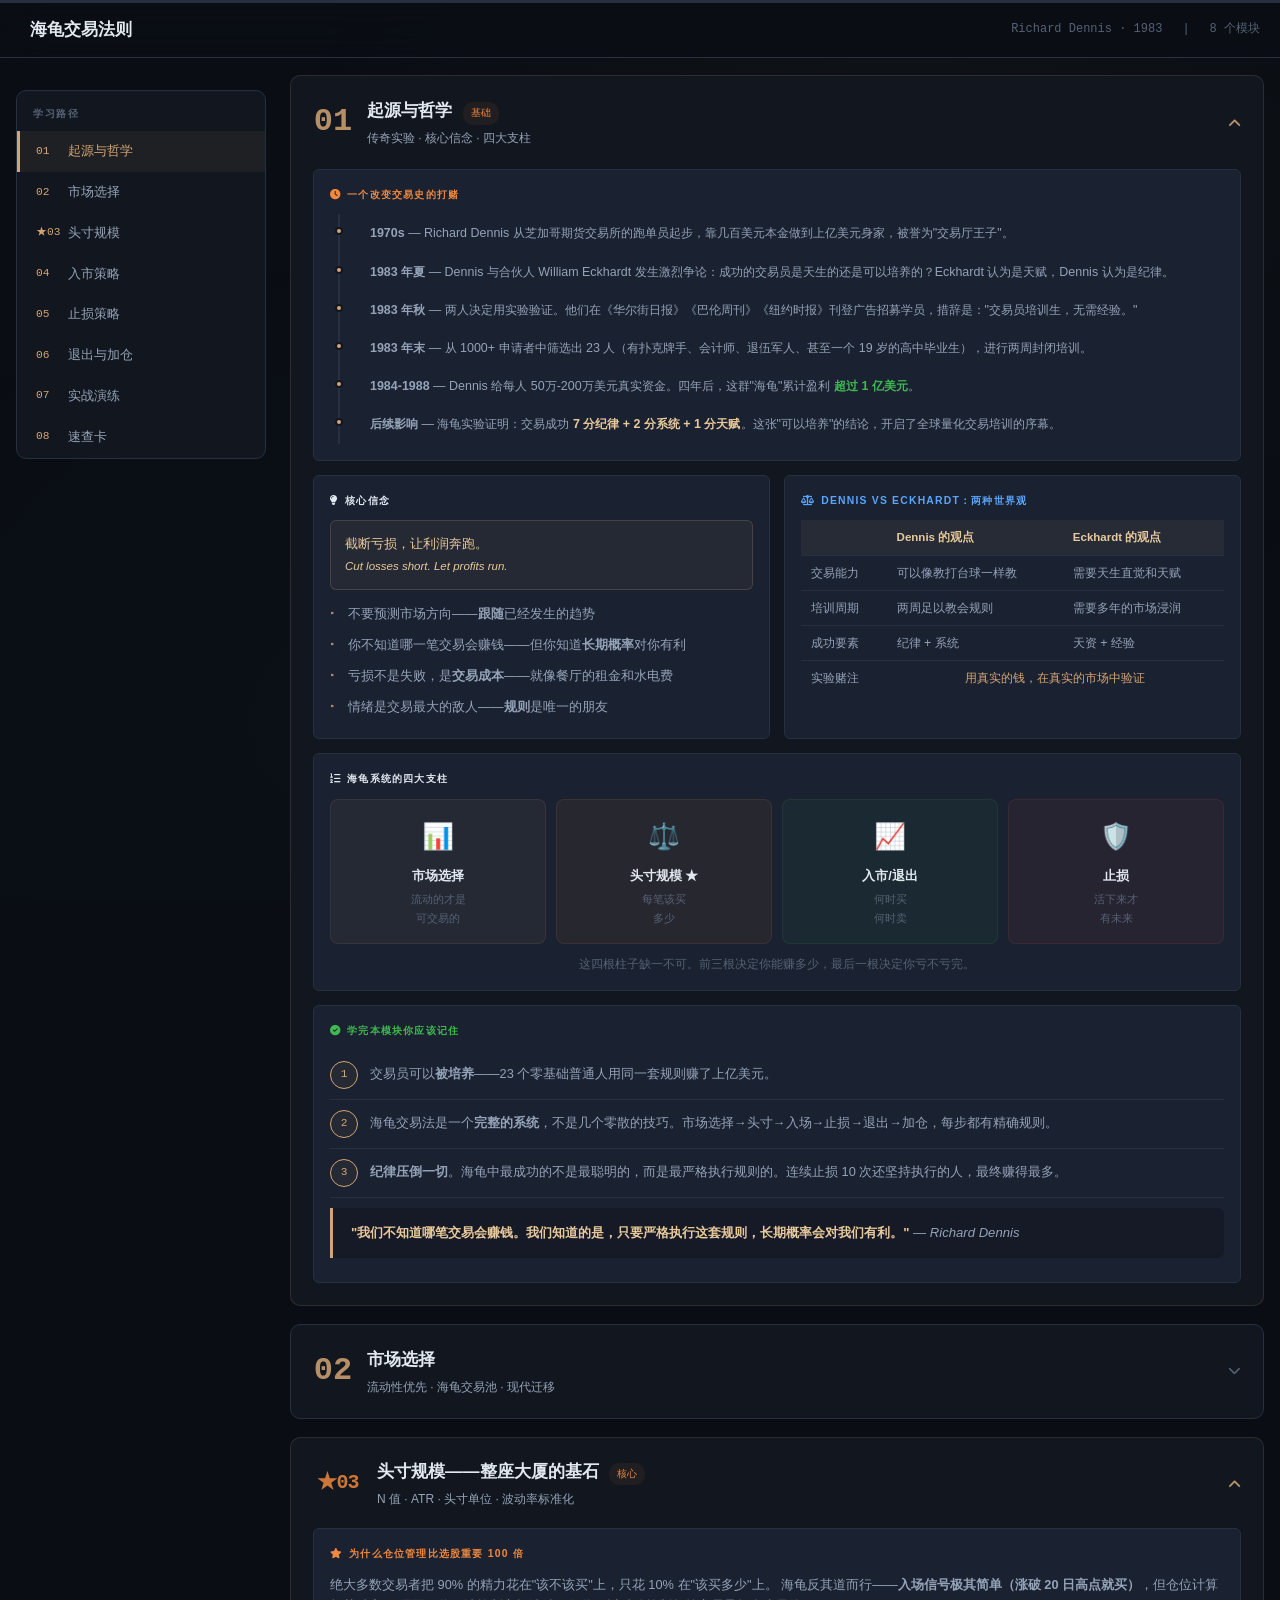
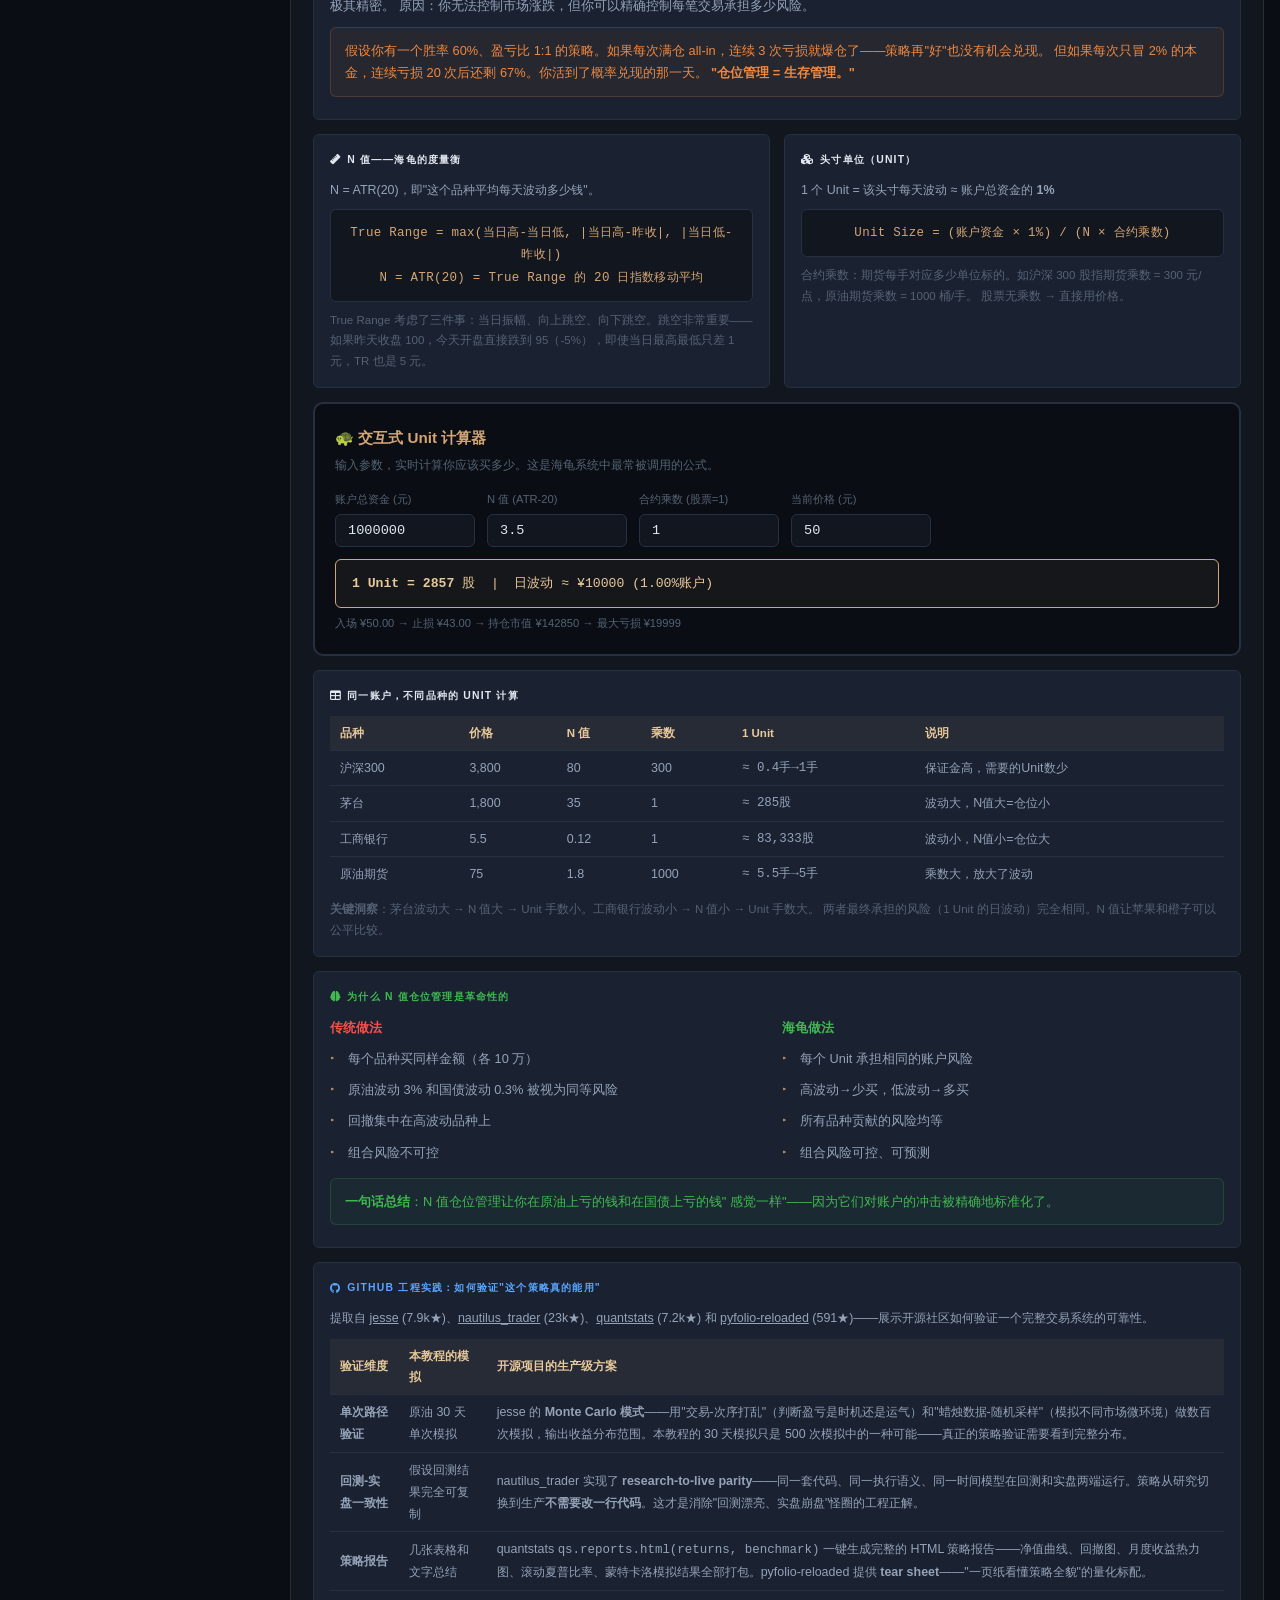
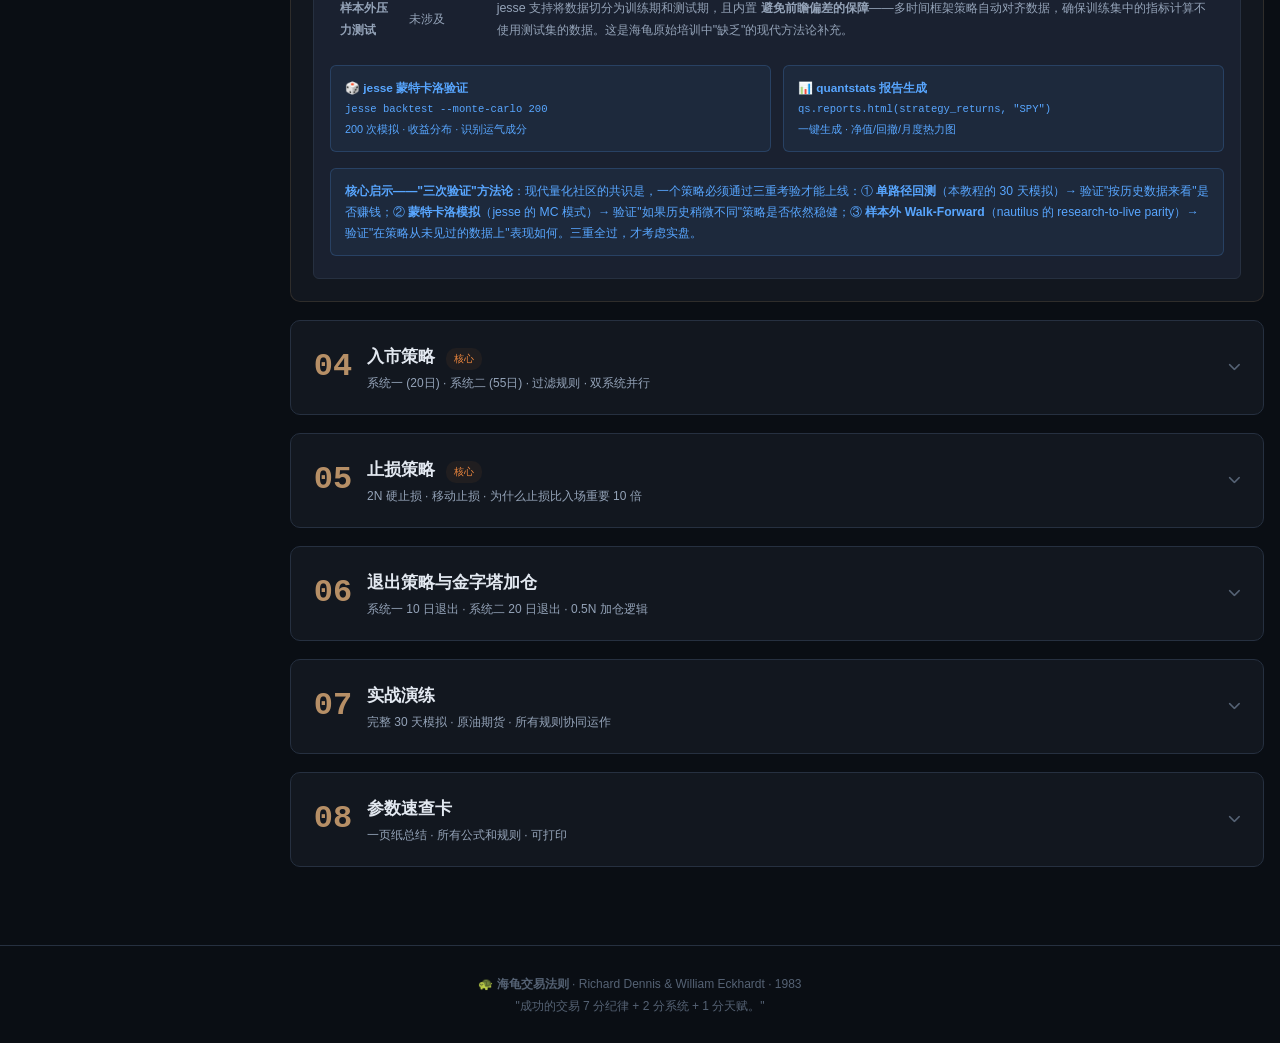
<file: turtle-trading/index.html>
<!DOCTYPE html>
<html lang="zh-CN">
<head>
<meta charset="UTF-8">
<meta name="viewport" content="width=device-width, initial-scale=1.0">
<title>海龟交易法则 | 完整学习系统</title>
<link rel="stylesheet" href="https://cdnjs.cloudflare.com/ajax/libs/font-awesome/6.5.1/css/all.min.css">
<style>
:root {
  --bg: #0a0e14; --bg2: #12171f; --bg3: #1a2130; --bg4: #212b3b;
  --text: #e2e8f0; --text2: #94a3b8; --text3: #556274;
  --border: #263040; --border2: #334155;
  --gold: #d4a574; --gold2: #e8c99b; --gold-bg: rgba(212,165,116,0.06);
  --green: #3fb950; --green-bg: rgba(63,185,80,0.06);
  --red: #f85149; --red-bg: rgba(248,81,73,0.06);
  --blue: #58a6ff; --blue-bg: rgba(88,166,255,0.06);
  --orange: #f0883e; --orange-bg: rgba(240,136,62,0.06);
  --shadow: 0 4px 24px rgba(0,0,0,0.5);
  --radius: 10px; --radius-sm: 6px;
  --font: -apple-system, BlinkMacSystemFont, 'Segoe UI', 'PingFang SC', 'Microsoft YaHei', sans-serif;
  --mono: 'SF Mono', 'Consolas', 'Monaco', 'Courier New', monospace;
}
*,*::before,*::after{box-sizing:border-box;margin:0;padding:0}
html{scroll-behavior:smooth;scroll-padding-top:90px}
body{font-family:var(--font);background:var(--bg);color:var(--text);line-height:1.78;min-height:100vh}
body::before{content:'';position:fixed;inset:0;background:radial-gradient(ellipse at 70% 20%,rgba(212,165,116,0.03),transparent 50%),radial-gradient(ellipse at 30% 80%,rgba(88,166,255,0.02),transparent 50%);pointer-events:none;z-index:-1}

/* Progress bar */
.progress-wrap{position:fixed;top:0;left:0;right:0;height:3px;z-index:1000;background:var(--border)}
.progress-bar{height:100%;width:0;background:linear-gradient(90deg,var(--gold),var(--gold2),var(--orange),var(--gold));background-size:300% 100%;animation:shimmer 3s linear infinite;transition:width .4s ease;box-shadow:0 0 8px rgba(212,165,116,.3)}
@keyframes shimmer{0%{background-position:100% 0}100%{background-position:0 0}}

/* Header */
.header{position:sticky;top:3px;z-index:999;background:rgba(10,14,20,.9);backdrop-filter:blur(20px);border-bottom:1px solid var(--border);padding:12px 20px;display:flex;align-items:center;justify-content:space-between;gap:16px}
.header-brand{display:flex;align-items:center;gap:10px;font-weight:700;font-size:1.05rem}
.header-brand i{font-size:1.6rem;color:var(--gold);filter:drop-shadow(0 2px 4px rgba(212,165,116,.3))}
.header-stats{display:flex;gap:20px;font-family:var(--mono);font-size:.75rem;color:var(--text3)}

/* Layout */
.layout{max-width:1400px;margin:0 auto;padding:20px 16px 60px;display:flex;gap:24px;align-items:flex-start}
.sidebar{position:sticky;top:90px;width:250px;flex-shrink:0;background:var(--bg2);border:1px solid var(--border);border-radius:var(--radius);overflow:hidden;max-height:calc(100vh - 110px);overflow-y:auto}
.sidebar-head{padding:14px 16px 8px;font-size:.65rem;text-transform:uppercase;letter-spacing:1.5px;color:var(--text3);font-weight:600}
.sidebar-link{display:flex;align-items:center;gap:10px;padding:9px 16px;font-size:.8rem;color:var(--text2);cursor:pointer;border-left:3px solid transparent;transition:all .18s;text-decoration:none}
.sidebar-link:hover{background:var(--gold-bg);color:var(--text)}
.sidebar-link.active{color:var(--gold);background:var(--gold-bg);border-left-color:var(--gold)}
.sidebar-num{font-family:var(--mono);font-size:.7rem;color:var(--gold);width:22px;flex-shrink:0}

/* Content */
.content{flex:1;min-width:0}
.module{background:var(--bg2);border:1px solid var(--border);border-radius:var(--radius);margin-bottom:18px;overflow:hidden;scroll-margin-top:90px;transition:border-color .3s}
.module.expanded{border-color:rgba(212,165,116,.15)}
.module-head{padding:18px 22px;cursor:pointer;display:flex;align-items:center;gap:14px;transition:background .2s;user-select:none}
.module-head:hover{background:rgba(255,255,255,.02)}
.module-num{font-family:var(--mono);font-size:2rem;font-weight:800;color:var(--gold);flex-shrink:0;min-width:40px;text-align:center;opacity:.85}
.module-num.star{color:var(--orange);font-size:1.25rem;min-width:50px;letter-spacing:-1px}
.module-info{flex:1;min-width:0}
.module-info h2{font-size:1.08rem;font-weight:700}
.module-info p{font-size:.75rem;color:var(--text2);margin-top:2px}
.module-info .badge{display:inline-block;font-size:.65rem;padding:2px 8px;border-radius:10px;margin-left:6px;font-weight:500}
.badge-core{background:var(--orange-bg);color:var(--orange)}
.badge-advanced{background:var(--blue-bg);color:var(--blue)}
.module-arrow{color:var(--text3);transition:transform .3s;font-size:.8rem}
.module.expanded .module-arrow{transform:rotate(180deg);color:var(--gold)}
.module-body{max-height:0;overflow:hidden;transition:max-height .55s cubic-bezier(.4,0,.2,1)}
.module.expanded .module-body{max-height:30000px}
.module-inner{padding:0 22px 22px;display:grid;grid-template-columns:1fr 1fr;gap:14px}

/* Cards */
.card{background:var(--bg3);border:1px solid var(--border);border-radius:var(--radius-sm);padding:16px;transition:border-color .2s}
.card:hover{border-color:var(--border2)}
.card.full{grid-column:1/-1}
.card-label{font-size:.65rem;text-transform:uppercase;letter-spacing:1.2px;font-weight:600;margin-bottom:10px;display:flex;align-items:center;gap:6px}
.card-label.g{color:var(--green)}.card-label.r{color:var(--red)}.card-label.b{color:var(--blue)}.card-label.o{color:var(--orange)}
.card ul{list-style:none}.card li{font-size:.8rem;color:var(--text2);padding:5px 0 5px 18px;position:relative;line-height:1.65}
.card li::before{content:'▸';position:absolute;left:0;color:var(--gold);font-size:.6rem;top:7px}

/* Special elements */
.hl{background:var(--gold-bg);border:1px solid rgba(212,165,116,.2);border-radius:var(--radius-sm);padding:12px 14px;font-size:.8rem;color:var(--gold2);line-height:1.7;margin:6px 0}
.hl.r{background:var(--red-bg);border-color:rgba(248,81,73,.2);color:var(--red)}
.hl.g{background:var(--green-bg);border-color:rgba(63,185,80,.2);color:var(--green)}
.hl.b{background:var(--blue-bg);border-color:rgba(88,166,255,.2);color:var(--blue)}
.hl.o{background:var(--orange-bg);border-color:rgba(240,136,62,.2);color:var(--orange)}

.formula{background:rgba(0,0,0,.35);border:1px solid var(--border);border-radius:var(--radius-sm);padding:12px 16px;font-family:var(--mono);font-size:.78rem;color:var(--gold);text-align:center;margin:8px 0;letter-spacing:.3px}
.data-table{width:100%;border-collapse:collapse;font-size:.78rem;margin:6px 0}
.data-table th{background:rgba(212,165,116,.07);color:var(--gold2);padding:7px 10px;text-align:left;font-weight:600;font-size:.72rem}
.data-table td{padding:6px 10px;border-top:1px solid var(--border);color:var(--text2)}
.data-table tr:hover td{background:rgba(255,255,255,.015)}
.data-table .win{color:var(--green)}.data-table .lose{color:var(--red)}

.diagram{background:var(--bg);border:1px solid var(--border);border-radius:var(--radius-sm);padding:14px 16px;font-family:var(--mono);font-size:.74rem;color:var(--text2);line-height:1.9;white-space:pre;overflow-x:auto}
.diagram .buy{color:var(--green)}.diagram .sell{color:var(--red)}.diagram .label{color:var(--gold)}

/* Step list */
.steps{counter-reset:step}.step{counter-increment:step;display:flex;gap:12px;padding:10px 0;border-bottom:1px solid var(--border)}
.step-num{width:28px;height:28px;border-radius:50%;background:var(--gold-bg);border:1px solid var(--gold);display:flex;align-items:center;justify-content:center;font-family:var(--mono);font-size:.7rem;color:var(--gold);flex-shrink:0}
.step-content{font-size:.8rem;color:var(--text2);line-height:1.6;padding-top:3px}

/* Calculator - enhanced */
.calc-box{background:var(--bg);border:2px solid var(--border);border-radius:var(--radius);padding:20px;grid-column:1/-1}
.calc-box h4{color:var(--gold);margin-bottom:4px;font-size:.95rem}
.calc-box .calc-desc{font-size:.72rem;color:var(--text3);margin-bottom:14px}
.calc-grid{display:flex;gap:12px;flex-wrap:wrap;margin-bottom:12px;align-items:end}
.calc-field{display:flex;flex-direction:column;gap:4px}
.calc-field label{font-size:.7rem;color:var(--text3);white-space:nowrap}
.calc-field input{background:var(--bg2);border:1px solid var(--border);border-radius:6px;padding:8px 12px;color:var(--text);font-size:.85rem;width:140px;font-family:var(--mono);transition:border-color .2s}
.calc-field input:focus{border-color:var(--gold);outline:none}
.calc-result{background:var(--gold-bg);border:1px solid var(--gold);border-radius:6px;padding:12px 16px;margin-top:10px;font-family:var(--mono);font-size:.82rem;color:var(--gold2)}
.calc-result-extra{font-size:.7rem;color:var(--text3);margin-top:6px}

/* Quote block */
.quote{background:rgba(0,0,0,.2);border-left:3px solid var(--gold);padding:14px 18px;border-radius:0 var(--radius-sm) var(--radius-sm) 0;font-style:italic;font-size:.82rem;color:var(--text2);line-height:1.7;margin:8px 0}
.quote strong{color:var(--gold2);font-style:normal}

/* 2-col grid inside card */
.card-grid{display:grid;grid-template-columns:1fr 1fr;gap:10px}

/* Timeline */
.timeline{position:relative;padding-left:20px}
.timeline::before{content:'';position:absolute;left:8px;top:0;bottom:0;width:2px;background:var(--border)}
.timeline-item{position:relative;padding:8px 0 8px 20px;font-size:.78rem;color:var(--text2)}
.timeline-item::before{content:'';position:absolute;left:-15px;top:13px;width:8px;height:8px;border-radius:50%;background:var(--gold);border:2px solid var(--bg2)}

/* Footer */
.footer{text-align:center;padding:28px 16px;border-top:1px solid var(--border);color:var(--text3);font-size:.75rem;line-height:1.8}

/* Back to top */
.btt{position:fixed;bottom:24px;right:24px;width:40px;height:40px;border-radius:50%;background:var(--bg3);border:1px solid var(--border);color:var(--text2);cursor:pointer;display:flex;align-items:center;justify-content:center;opacity:0;transform:translateY(20px);transition:all .3s;z-index:99;font-size:.8rem}
.btt.vis{opacity:1;transform:translateY(0)}
.btt:hover{border-color:var(--gold);color:var(--gold);box-shadow:0 0 12px rgba(212,165,116,.15)}

/* Responsive */
@media(max-width:1000px){
  .sidebar{display:none}
  .module-inner{grid-template-columns:1fr}
  .card-grid{grid-template-columns:1fr}
  .header-brand{font-size:.95rem}
  .header-stats{display:none}
}

@media(max-width:768px){
  .layout{padding:12px 8px 40px}
  .module{margin-bottom:14px;border-radius:8px}
  .module-head{padding:12px 14px;gap:10px}
  .module-num{font-size:1.5rem;min-width:32px}
  .module-num.star{font-size:1.1rem;min-width:42px}
  .module-info h2{font-size:.9rem;line-height:1.3}
  .module-info p{font-size:.7rem}
  .badge{padding:1px 6px;font-size:.6rem}
  .module-inner{padding:0 10px 14px;gap:10px}
  .module-arrow{font-size:.7rem}

  /* Cards */
  .card{padding:12px}
  .card-label{font-size:.62rem;margin-bottom:8px}
  .card li{font-size:.74rem;padding:4px 0 4px 16px}
  .card li::before{top:6px}

  /* Tables: scroll, not overflow */
  .data-table{font-size:.72rem;display:block;overflow-x:auto;white-space:nowrap;-webkit-overflow-scrolling:touch}
  .data-table th,.data-table td{padding:5px 8px;font-size:.68rem}

  /* Formula */
  .formula{font-size:.7rem;padding:10px 12px;overflow-x:auto;white-space:nowrap}

  /* Highlight */
  .hl{font-size:.74rem;padding:10px 12px}

  /* Calculator */
  .calc-box{padding:14px}
  .calc-box h4{font-size:.85rem}
  .calc-grid{gap:8px}
  .calc-field input{width:100%;padding:10px 12px;font-size:.82rem}
  .calc-result{font-size:.74rem;padding:10px 14px;overflow-x:auto}

  /* Quote */
  .quote{font-size:.74rem;padding:12px 14px}

  /* Steps */
  .step{gap:8px;padding:8px 0}
  .step-num{width:24px;height:24px;font-size:.62rem}
  .step-content{font-size:.74rem}

  /* Timeline */
  .timeline-item{font-size:.72rem}

  /* 4-column pillar grid → 2-col */
  .module-inner > .card.full > div[style*="grid-template-columns:repeat(4"]{
    grid-template-columns:repeat(2,1fr)!important
  }

  /* Back to top smaller */
  .btt{width:36px;height:36px;bottom:16px;right:16px;font-size:.7rem}

  /* Sidebar link in new layout when sidebar is hidden */
  .sidebar-link{font-size:.74rem}
}

@media(max-width:400px){
  .header{padding:6px 10px}
  .header-brand{font-size:.82rem;gap:6px}
  .header-brand i{font-size:1.2rem}
  .module-head{padding:10px 10px;gap:8px}
  .module-num{font-size:1.3rem;min-width:28px}
  .module-num.star{font-size:1rem;min-width:36px}
  .module-info h2{font-size:.82rem}
  .module-info p{font-size:.66rem}
  .module-inner{padding:0 8px 12px;gap:8px}
  .card{padding:10px}
  .card li{font-size:.7rem;padding:3px 0 3px 14px}
  .data-table{font-size:.66rem}
  .data-table th,.data-table td{padding:4px 6px;font-size:.62rem}
  .formula{font-size:.64rem;padding:8px 10px}
  .hl{font-size:.7rem;padding:8px 10px}
  .diagram{font-size:.64rem;padding:10px 12px}
  .calc-box{padding:10px}
  .calc-box h4{font-size:.78rem}
  .calc-field input{padding:8px 10px;font-size:.78rem}
  .calc-result{font-size:.7rem}
  .footer{font-size:.68rem;padding:20px 12px}
}
@media print{.sidebar,.header,.progress-wrap,.btt{display:none}.module{border:none;break-inside:avoid}.module-body{max-height:none!important}body{background:#fff;color:#000}}
</style>
</head>
<body>

<!-- Progress -->
<div class="progress-wrap"><div class="progress-bar" id="progressBar"></div></div>

<!-- Header -->
<header class="header">
  <div class="header-brand"><i class="fa-solid fa-turtle"></i> 海龟交易法则</div>
  <div class="header-stats">
    <span>Richard Dennis · 1983</span>
    <span>|</span>
    <span id="readTime">8 个模块</span>
  </div>
</header>

<div class="layout">
<!-- Sidebar -->
<nav class="sidebar" id="sidebar">
  <div class="sidebar-head">学习路径</div>
  <a class="sidebar-link active" href="#m1"><span class="sidebar-num">01</span>起源与哲学</a>
  <a class="sidebar-link" href="#m2"><span class="sidebar-num">02</span>市场选择</a>
  <a class="sidebar-link" href="#m3"><span class="sidebar-num">★03</span>头寸规模</a>
  <a class="sidebar-link" href="#m4"><span class="sidebar-num">04</span>入市策略</a>
  <a class="sidebar-link" href="#m5"><span class="sidebar-num">05</span>止损策略</a>
  <a class="sidebar-link" href="#m6"><span class="sidebar-num">06</span>退出与加仓</a>
  <a class="sidebar-link" href="#m7"><span class="sidebar-num">07</span>实战演练</a>
  <a class="sidebar-link" href="#m8"><span class="sidebar-num">08</span>速查卡</a>
</nav>

<main class="content" id="content">

<!-- ============ MODULE 1: 起源与哲学 ============ -->
<section class="module expanded" id="m1">
  <div class="module-head" onclick="toggle('m1')">
    <div class="module-num">01</div>
    <div class="module-info"><h2>起源与哲学 <span class="badge badge-core">基础</span></h2><p>传奇实验 · 核心信念 · 四大支柱</p></div>
    <div class="module-arrow"><i class="fa-solid fa-chevron-down"></i></div>
  </div>
  <div class="module-body"><div class="module-inner">

    <!-- Card 1: The Story -->
    <div class="card full">
      <div class="card-label o"><i class="fa-solid fa-clock"></i> 一个改变交易史的打赌</div>
      <div class="timeline">
        <div class="timeline-item"><strong>1970s</strong> — Richard Dennis 从芝加哥期货交易所的跑单员起步，靠几百美元本金做到上亿美元身家，被誉为"交易厅王子"。</div>
        <div class="timeline-item"><strong>1983 年夏</strong> — Dennis 与合伙人 William Eckhardt 发生激烈争论：成功的交易员是天生的还是可以培养的？Eckhardt 认为是天赋，Dennis 认为是纪律。</div>
        <div class="timeline-item"><strong>1983 年秋</strong> — 两人决定用实验验证。他们在《华尔街日报》《巴伦周刊》《纽约时报》刊登广告招募学员，措辞是："交易员培训生，无需经验。"</div>
        <div class="timeline-item"><strong>1983 年末</strong> — 从 1000+ 申请者中筛选出 23 人（有扑克牌手、会计师、退伍军人、甚至一个 19 岁的高中毕业生），进行两周封闭培训。</div>
        <div class="timeline-item"><strong>1984-1988</strong> — Dennis 给每人 50万-200万美元真实资金。四年后，这群"海龟"累计盈利 <strong style="color:var(--green)">超过 1 亿美元</strong>。</div>
        <div class="timeline-item"><strong>后续影响</strong> — 海龟实验证明：交易成功 <strong style="color:var(--gold2)">7 分纪律 + 2 分系统 + 1 分天赋</strong>。这张"可以培养"的结论，开启了全球量化交易培训的序幕。</div>
      </div>
    </div>

    <!-- Card 2: Core Philosophy -->
    <div class="card">
      <div class="card-label"><i class="fa-solid fa-lightbulb"></i> 核心信念</div>
      <div class="hl">截断亏损，让利润奔跑。<br><em style="font-size:.72rem">Cut losses short. Let profits run.</em></div>
      <ul style="margin-top:8px">
        <li>不要预测市场方向——<strong>跟随</strong>已经发生的趋势</li>
        <li>你不知道哪一笔交易会赚钱——但你知道<strong>长期概率</strong>对你有利</li>
        <li>亏损不是失败，是<strong>交易成本</strong>——就像餐厅的租金和水电费</li>
        <li>情绪是交易最大的敌人——<strong>规则</strong>是唯一的朋友</li>
      </ul>
    </div>

    <!-- Card 3: The Bet Details -->
    <div class="card">
      <div class="card-label b"><i class="fa-solid fa-scale-balanced"></i> Dennis vs Eckhardt：两种世界观</div>
      <table class="data-table">
        <tr><th></th><th>Dennis 的观点</th><th>Eckhardt 的观点</th></tr>
        <tr><td>交易能力</td><td>可以像教打台球一样教</td><td>需要天生直觉和天赋</td></tr>
        <tr><td>培训周期</td><td>两周足以教会规则</td><td>需要多年的市场浸润</td></tr>
        <tr><td>成功要素</td><td>纪律 + 系统</td><td>天资 + 经验</td></tr>
        <tr><td>实验赌注</td><td colspan="2" style="text-align:center;color:var(--gold)">用真实的钱，在真实的市场中验证</td></tr>
      </table>
    </div>

    <!-- Card 4: Four Pillars -->
    <div class="card full">
      <div class="card-label"><i class="fa-solid fa-list-ol"></i> 海龟系统的四大支柱</div>
      <div style="display:grid;grid-template-columns:repeat(4,1fr);gap:10px;margin-top:4px">
        <div style="text-align:center;padding:14px 8px;background:var(--gold-bg);border-radius:8px;border:1px solid rgba(212,165,116,.1)">
          <div style="font-size:1.6rem">📊</div>
          <div style="font-weight:700;font-size:.8rem;margin:6px 0 2px">市场选择</div>
          <div style="font-size:.68rem;color:var(--text3)">流动的才是<br>可交易的</div>
        </div>
        <div style="text-align:center;padding:14px 8px;background:var(--orange-bg);border-radius:8px;border:1px solid rgba(240,136,62,.1)">
          <div style="font-size:1.6rem">⚖️</div>
          <div style="font-weight:700;font-size:.8rem;margin:6px 0 2px">头寸规模 ★</div>
          <div style="font-size:.68rem;color:var(--text3)">每笔该买<br>多少</div>
        </div>
        <div style="text-align:center;padding:14px 8px;background:var(--green-bg);border-radius:8px;border:1px solid rgba(63,185,80,.1)">
          <div style="font-size:1.6rem">📈</div>
          <div style="font-weight:700;font-size:.8rem;margin:6px 0 2px">入市/退出</div>
          <div style="font-size:.68rem;color:var(--text3)">何时买<br>何时卖</div>
        </div>
        <div style="text-align:center;padding:14px 8px;background:var(--red-bg);border-radius:8px;border:1px solid rgba(248,81,73,.1)">
          <div style="font-size:1.6rem">🛡️</div>
          <div style="font-weight:700;font-size:.8rem;margin:6px 0 2px">止损</div>
          <div style="font-size:.68rem;color:var(--text3)">活下来才<br>有未来</div>
        </div>
      </div>
      <p style="font-size:.72rem;color:var(--text3);text-align:center;margin-top:10px">
        这四根柱子缺一不可。前三根决定你能赚多少，最后一根决定你亏不亏完。
      </p>
    </div>

    <!-- Card 5: Key takeaways -->
    <div class="card full">
      <div class="card-label g"><i class="fa-solid fa-check-circle"></i> 学完本模块你应该记住</div>
      <div class="steps">
        <div class="step"><div class="step-num">1</div><div class="step-content">交易员可以<strong>被培养</strong>——23 个零基础普通人用同一套规则赚了上亿美元。</div></div>
        <div class="step"><div class="step-num">2</div><div class="step-content">海龟交易法是一个<strong>完整的系统</strong>，不是几个零散的技巧。市场选择→头寸→入场→止损→退出→加仓，每步都有精确规则。</div></div>
        <div class="step"><div class="step-num">3</div><div class="step-content"><strong>纪律压倒一切</strong>。海龟中最成功的不是最聪明的，而是最严格执行规则的。连续止损 10 次还坚持执行的人，最终赚得最多。</div></div>
      </div>
      <div class="quote" style="margin-top:10px"><strong>"我们不知道哪笔交易会赚钱。我们知道的是，只要严格执行这套规则，长期概率会对我们有利。"</strong> — Richard Dennis</div>
    </div>

  </div></div>
</section>

<!-- ============ MODULE 2: 市场选择 ============ -->
<section class="module" id="m2">
  <div class="module-head" onclick="toggle('m2')">
    <div class="module-num">02</div>
    <div class="module-info"><h2>市场选择</h2><p>流动性优先 · 海龟交易池 · 现代迁移</p></div>
    <div class="module-arrow"><i class="fa-solid fa-chevron-down"></i></div>
  </div>
  <div class="module-body"><div class="module-inner">

    <div class="card">
      <div class="card-label"><i class="fa-solid fa-filter"></i> 海龟选市场的三条铁律</div>
      <ul>
        <li><strong>高流动性</strong>：日均成交额足够大，百万级资金进出不会显著冲击价格。Dennis 的标准——你的一笔交易应该像一颗石子投入大海，不起波澜。</li>
        <li><strong>趋势性</strong>：历史上出现过清晰、持续的长期趋势。海龟是纯粹的趋势跟踪系统——在横盘震荡市中会持续小额亏损，必须靠趋势行情中的大盈利覆盖。</li>
        <li><strong>多样性</strong>：多个不相关市场并行。外汇、利率、金属、能源、农产品——覆盖面越广，总有一个市场在走趋势。</li>
      </ul>
    </div>

    <div class="card">
      <div class="card-label"><i class="fa-solid fa-globe"></i> 原版海龟交易池</div>
      <p style="font-size:.72rem;color:var(--text3);margin-bottom:8px">Dennis 当年指定的交易品种（1980s 芝加哥期货交易所）：</p>
      <table class="data-table">
        <tr><th>类别</th><th>品种</th><th>特点</th></tr>
        <tr><td>外汇</td><td>英镑、瑞士法郎、日元、欧元</td><td>趋势性强，受宏观政策驱动</td></tr>
        <tr><td>利率</td><td>30年国债、10年国债、欧洲美元</td><td>趋势最持续，流动性极好</td></tr>
        <tr><td>金属</td><td>黄金、白银、铜</td><td>通胀+避险双重驱动</td></tr>
        <tr><td>能源</td><td>原油、取暖油、无铅汽油</td><td>地缘政治敏感，波动大</td></tr>
        <tr><td>农产品</td><td>玉米、小麦、大豆、棉花、糖、咖啡</td><td>季节性+天气驱动，独立于金融周期</td></tr>
      </table>
      <p style="font-size:.7rem;color:var(--text3);margin-top:6px">注意：15 个品种覆盖 5 大类资产，确保至少 3-5 个品种在任何时候处于趋势中。</p>
    </div>

    <div class="card full">
      <div class="card-label b"><i class="fa-solid fa-arrow-right-arrow-left"></i> A 股迁移：能用海龟吗？</div>
      <table class="data-table">
        <tr><th>原版条件</th><th>A 股情况</th><th>对策</th></tr>
        <tr><td>T+0 随时可以止损</td><td class="lose">T+1 当天买入无法卖出</td><td>日线级别信号，不依赖日内止损</td></tr>
        <tr><td>多空双向</td><td class="lose">做空受限（融券门槛高、券源少）</td><td>① 用 ETF 替代个股 ② 或用股指期货</td></tr>
        <tr><td>自带杠杆</td><td class="lose">股票无杠杆</td><td>不影响系统逻辑，只是收益绝对值不同</td></tr>
        <tr><td>品种独立性强</td><td class="win">沪深 300 成分股行业分散</td><td>选不同行业的领头羊：茅台、宁德、美的等</td></tr>
      </table>
      <p style="font-size:.74rem;color:var(--text2);margin-top:8px">
        <strong>实操建议</strong>：在 A 股应用海龟，最佳选择是 <strong>ETF 轮动</strong>——用海龟的突破信号在沪深 300ETF、创业板 ETF、科创 50ETF 之间切换，或者直接在股指期货（IF/IC/IM）上跑原版系统。
      </p>
    </div>

    <div class="card full">
      <div class="card-label"><i class="fa-solid fa-magnifying-glass-chart"></i> 如何评估一个新市场</div>
      <div class="steps">
        <div class="step"><div class="step-num">1</div><div class="step-content"><strong>流动性测试</strong>：日均成交额 > 你的最大单笔资金的 100 倍。如果你计划每笔投 10 万，标的日均成交需 > 1000 万。</div></div>
        <div class="step"><div class="step-num">2</div><div class="step-content"><strong>趋势性测试</strong>：计算过去 5 年"连续上涨超过 30%"的次数。频次越高，海龟越有利可图。</div></div>
        <div class="step"><div class="step-num">3</div><div class="step-content"><strong>相关性测试</strong>：与该市场你已有的品种的相关性 < 0.5。如果高度相关，不能算作"分散"。</div></div>
        <div class="step"><div class="step-num">4</div><div class="step-content"><strong>成本测试</strong>：双边手续费+滑点 < ATR(20) 的 20%。如果交易成本太高，信号会被摩擦吞噬。</div></div>
      </div>
    </div>

    <!-- GitHub full-system validation -->
    <div class="card full">
      <div class="card-label b"><i class="fa-brands fa-github"></i> GitHub 工程实践：如何验证"这个策略真的能用"</div>
      <p style="font-size:.78rem;color:var(--text2);margin-bottom:10px;line-height:1.7">
        提取自 <a href="https://github.com/jesse-ai/jesse" target="_blank" style="color:var(--accent-gold)">jesse</a> (7.9k★)、<a href="https://github.com/nautechsystems/nautilus_trader" target="_blank" style="color:var(--accent-gold)">nautilus_trader</a> (23k★)、<a href="https://github.com/ranaroussi/quantstats" target="_blank" style="color:var(--accent-gold)">quantstats</a> (7.2k★) 和 <a href="https://github.com/stefan-jansen/pyfolio-reloaded" target="_blank" style="color:var(--accent-gold)">pyfolio-reloaded</a> (591★)——展示开源社区如何验证一个完整交易系统的可靠性。
      </p>
      <table class="data-table">
        <tr><th>验证维度</th><th>本教程的模拟</th><th>开源项目的生产级方案</th></tr>
        <tr>
          <td><strong>单次路径验证</strong></td>
          <td>原油 30 天单次模拟</td>
          <td>jesse 的 <strong>Monte Carlo 模式</strong>——用"交易-次序打乱"（判断盈亏是时机还是运气）和"蜡烛数据-随机采样"（模拟不同市场微环境）做数百次模拟，输出收益分布范围。本教程的 30 天模拟只是 500 次模拟中的一种可能——真正的策略验证需要看到完整分布。</td>
        </tr>
        <tr>
          <td><strong>回测-实盘一致性</strong></td>
          <td>假设回测结果完全可复制</td>
          <td>nautilus_trader 实现了 <strong>research-to-live parity</strong>——同一套代码、同一执行语义、同一时间模型在回测和实盘两端运行。策略从研究切换到生产<strong>不需要改一行代码</strong>。这才是消除"回测漂亮、实盘崩盘"怪圈的工程正解。</td>
        </tr>
        <tr>
          <td><strong>策略报告</strong></td>
          <td>几张表格和文字总结</td>
          <td>quantstats <code>qs.reports.html(returns, benchmark)</code> 一键生成完整的 HTML 策略报告——净值曲线、回撤图、月度收益热力图、滚动夏普比率、蒙特卡洛模拟结果全部打包。pyfolio-reloaded 提供 <strong>tear sheet</strong>——"一页纸看懂策略全貌"的量化标配。</td>
        </tr>
        <tr>
          <td><strong>样本外压力测试</strong></td>
          <td>未涉及</td>
          <td>jesse 支持将数据切分为训练期和测试期，且内置 <strong>避免前瞻偏差的保障</strong>——多时间框架策略自动对齐数据，确保训练集中的指标计算不使用测试集的数据。这是海龟原始培训中"缺乏"的现代方法论补充。</td>
        </tr>
      </table>
      <div style="display:grid;grid-template-columns:1fr 1fr;gap:12px;margin-top:12px">
        <div class="hl b" style="font-size:.74rem">
          <strong>🎲 jesse 蒙特卡洛验证</strong><br>
          <code style="font-size:.66rem">jesse backtest --monte-carlo 200</code><br>
          <span style="font-size:.68rem">200 次模拟 · 收益分布 · 识别运气成分</span>
        </div>
        <div class="hl b" style="font-size:.74rem">
          <strong>📊 quantstats 报告生成</strong><br>
          <code style="font-size:.66rem">qs.reports.html(strategy_returns, "SPY")</code><br>
          <span style="font-size:.68rem">一键生成 · 净值/回撤/月度热力图</span>
        </div>
      </div>
      <div class="hl b" style="margin-top:10px;font-size:.76rem">
        <strong>核心启示——"三次验证"方法论</strong>：现代量化社区的共识是，一个策略必须通过三重考验才能上线：① <strong>单路径回测</strong>（本教程的 30 天模拟）→ 验证"按历史数据来看"是否赚钱；② <strong>蒙特卡洛模拟</strong>（jesse 的 MC 模式）→ 验证"如果历史稍微不同"策略是否依然稳健；③ <strong>样本外 Walk-Forward</strong>（nautilus 的 research-to-live parity）→ 验证"在策略从未见过的数据上"表现如何。三重全过，才考虑实盘。
      </div>
    </div>

  </div></div>
</section>

<!-- ============ MODULE 3: 头寸规模 ★ ============ -->
<section class="module expanded" id="m3">
  <div class="module-head" onclick="toggle('m3')">
    <div class="module-num star">★03</div>
    <div class="module-info"><h2>头寸规模——整座大厦的基石 <span class="badge badge-core">核心</span></h2><p>N 值 · ATR · 头寸单位 · 波动率标准化</p></div>
    <div class="module-arrow"><i class="fa-solid fa-chevron-down"></i></div>
  </div>
  <div class="module-body"><div class="module-inner">

    <!-- Why this matters -->
    <div class="card full">
      <div class="card-label o"><i class="fa-solid fa-star"></i> 为什么仓位管理比选股重要 100 倍</div>
      <p style="font-size:.8rem;color:var(--text2);line-height:1.7">
        绝大多数交易者把 90% 的精力花在"该不该买"上，只花 10% 在"该买多少"上。
        海龟反其道而行——<strong>入场信号极其简单（涨破 20 日高点就买）</strong>，但仓位计算极其精密。
        原因：你无法控制市场涨跌，但你可以精确控制每笔交易承担多少风险。
      </p>
      <div class="hl o" style="margin-top:10px">
        假设你有一个胜率 60%、盈亏比 1:1 的策略。如果每次满仓 all-in，连续 3 次亏损就爆仓了——策略再"好"也没有机会兑现。
        但如果每次只冒 2% 的本金，连续亏损 20 次后还剩 67%。你活到了概率兑现的那一天。
        <strong>"仓位管理 = 生存管理。"</strong>
      </div>
    </div>

    <!-- ATR N-value -->
    <div class="card">
      <div class="card-label"><i class="fa-solid fa-ruler"></i> N 值——海龟的度量衡</div>
      <p style="font-size:.78rem;color:var(--text2);margin-bottom:8px">
        N = ATR(20)，即"这个品种平均每天波动多少钱"。
      </p>
      <div class="formula">
        True Range = max(当日高-当日低, |当日高-昨收|, |当日低-昨收|)<br>
        N = ATR(20) = True Range 的 20 日指数移动平均
      </div>
      <p style="font-size:.72rem;color:var(--text3);margin-top:6px">
        True Range 考虑了三件事：当日振幅、向上跳空、向下跳空。跳空非常重要——如果昨天收盘 100，今天开盘直接跌到 95（-5%），即使当日最高最低只差 1 元，TR 也是 5 元。
      </p>
    </div>

    <!-- Unit -->
    <div class="card">
      <div class="card-label"><i class="fa-solid fa-cubes"></i> 头寸单位（Unit）</div>
      <p style="font-size:.78rem;color:var(--text2);margin-bottom:8px">
        1 个 Unit = 该头寸每天波动 ≈ 账户总资金的 <strong>1%</strong>
      </p>
      <div class="formula">
        Unit Size = (账户资金 × 1%) / (N × 合约乘数)
      </div>
      <p style="font-size:.72rem;color:var(--text3);margin-top:8px">
        合约乘数：期货每手对应多少单位标的。如沪深 300 股指期货乘数 = 300 元/点，原油期货乘数 = 1000 桶/手。
        股票无乘数 → 直接用价格。
      </p>
    </div>

    <!-- Calculator -->
    <div class="calc-box">
      <h4>🐢 交互式 Unit 计算器</h4>
      <p class="calc-desc">输入参数，实时计算你应该买多少。这是海龟系统中最常被调用的公式。</p>
      <div class="calc-grid">
        <div class="calc-field"><label>账户总资金 (元)</label><input type="number" id="cc" value="1000000" oninput="calc()"></div>
        <div class="calc-field"><label>N 值 (ATR-20)</label><input type="number" id="cn" value="3.5" step="0.1" oninput="calc()"></div>
        <div class="calc-field"><label>合约乘数 (股票=1)</label><input type="number" id="cm" value="1" oninput="calc()"></div>
        <div class="calc-field"><label>当前价格 (元)</label><input type="number" id="cp" value="50" step="0.01" oninput="calc()"></div>
      </div>
      <div class="calc-result" id="cr"><strong>1 Unit = </strong>请填写参数</div>
      <div class="calc-result-extra" id="ce"></div>
    </div>

    <!-- Multiple examples -->
    <div class="card full">
      <div class="card-label"><i class="fa-solid fa-table"></i> 同一账户，不同品种的 Unit 计算</div>
      <table class="data-table">
        <tr><th>品种</th><th>价格</th><th>N 值</th><th>乘数</th><th>1 Unit</th><th>说明</th></tr>
        <tr><td>沪深300</td><td>3,800</td><td>80</td><td>300</td><td style="font-family:var(--mono)">≈ 0.4手→1手</td><td>保证金高，需要的Unit数少</td></tr>
        <tr><td>茅台</td><td>1,800</td><td>35</td><td>1</td><td style="font-family:var(--mono)">≈ 285股</td><td>波动大，N值大=仓位小</td></tr>
        <tr><td>工商银行</td><td>5.5</td><td>0.12</td><td>1</td><td style="font-family:var(--mono)">≈ 83,333股</td><td>波动小，N值小=仓位大</td></tr>
        <tr><td>原油期货</td><td>75</td><td>1.8</td><td>1000</td><td style="font-family:var(--mono)">≈ 5.5手→5手</td><td>乘数大，放大了波动</td></tr>
      </table>
      <p style="font-size:.72rem;color:var(--text3);margin-top:8px">
        <strong>关键洞察</strong>：茅台波动大 → N 值大 → Unit 手数小。工商银行波动小 → N 值小 → Unit 手数大。
        两者最终承担的风险（1 Unit 的日波动）完全相同。N 值让苹果和橙子可以公平比较。
      </p>
    </div>

    <!-- Why N-based sizing -->
    <div class="card full">
      <div class="card-label g"><i class="fa-solid fa-brain"></i> 为什么 N 值仓位管理是革命性的</div>
      <div class="card-grid">
        <div>
          <div style="font-weight:600;font-size:.8rem;margin-bottom:4px;color:var(--red)">传统做法</div>
          <ul>
            <li>每个品种买同样金额（各 10 万）</li>
            <li>原油波动 3% 和国债波动 0.3% 被视为同等风险</li>
            <li>回撤集中在高波动品种上</li>
            <li>组合风险不可控</li>
          </ul>
        </div>
        <div>
          <div style="font-weight:600;font-size:.8rem;margin-bottom:4px;color:var(--green)">海龟做法</div>
          <ul>
            <li>每个 Unit 承担相同的账户风险</li>
            <li>高波动→少买，低波动→多买</li>
            <li>所有品种贡献的风险均等</li>
            <li>组合风险可控、可预测</li>
          </ul>
        </div>
      </div>
      <div class="hl g" style="margin-top:10px">
        <strong>一句话总结</strong>：N 值仓位管理让你在原油上亏的钱和在国债上亏的钱"
        感觉一样"——因为它们对账户的冲击被精确地标准化了。
      </div>
    </div>

    <!-- GitHub full-system validation -->
    <div class="card full">
      <div class="card-label b"><i class="fa-brands fa-github"></i> GitHub 工程实践：如何验证"这个策略真的能用"</div>
      <p style="font-size:.78rem;color:var(--text2);margin-bottom:10px;line-height:1.7">
        提取自 <a href="https://github.com/jesse-ai/jesse" target="_blank" style="color:var(--accent-gold)">jesse</a> (7.9k★)、<a href="https://github.com/nautechsystems/nautilus_trader" target="_blank" style="color:var(--accent-gold)">nautilus_trader</a> (23k★)、<a href="https://github.com/ranaroussi/quantstats" target="_blank" style="color:var(--accent-gold)">quantstats</a> (7.2k★) 和 <a href="https://github.com/stefan-jansen/pyfolio-reloaded" target="_blank" style="color:var(--accent-gold)">pyfolio-reloaded</a> (591★)——展示开源社区如何验证一个完整交易系统的可靠性。
      </p>
      <table class="data-table">
        <tr><th>验证维度</th><th>本教程的模拟</th><th>开源项目的生产级方案</th></tr>
        <tr>
          <td><strong>单次路径验证</strong></td>
          <td>原油 30 天单次模拟</td>
          <td>jesse 的 <strong>Monte Carlo 模式</strong>——用"交易-次序打乱"（判断盈亏是时机还是运气）和"蜡烛数据-随机采样"（模拟不同市场微环境）做数百次模拟，输出收益分布范围。本教程的 30 天模拟只是 500 次模拟中的一种可能——真正的策略验证需要看到完整分布。</td>
        </tr>
        <tr>
          <td><strong>回测-实盘一致性</strong></td>
          <td>假设回测结果完全可复制</td>
          <td>nautilus_trader 实现了 <strong>research-to-live parity</strong>——同一套代码、同一执行语义、同一时间模型在回测和实盘两端运行。策略从研究切换到生产<strong>不需要改一行代码</strong>。这才是消除"回测漂亮、实盘崩盘"怪圈的工程正解。</td>
        </tr>
        <tr>
          <td><strong>策略报告</strong></td>
          <td>几张表格和文字总结</td>
          <td>quantstats <code>qs.reports.html(returns, benchmark)</code> 一键生成完整的 HTML 策略报告——净值曲线、回撤图、月度收益热力图、滚动夏普比率、蒙特卡洛模拟结果全部打包。pyfolio-reloaded 提供 <strong>tear sheet</strong>——"一页纸看懂策略全貌"的量化标配。</td>
        </tr>
        <tr>
          <td><strong>样本外压力测试</strong></td>
          <td>未涉及</td>
          <td>jesse 支持将数据切分为训练期和测试期，且内置 <strong>避免前瞻偏差的保障</strong>——多时间框架策略自动对齐数据，确保训练集中的指标计算不使用测试集的数据。这是海龟原始培训中"缺乏"的现代方法论补充。</td>
        </tr>
      </table>
      <div style="display:grid;grid-template-columns:1fr 1fr;gap:12px;margin-top:12px">
        <div class="hl b" style="font-size:.74rem">
          <strong>🎲 jesse 蒙特卡洛验证</strong><br>
          <code style="font-size:.66rem">jesse backtest --monte-carlo 200</code><br>
          <span style="font-size:.68rem">200 次模拟 · 收益分布 · 识别运气成分</span>
        </div>
        <div class="hl b" style="font-size:.74rem">
          <strong>📊 quantstats 报告生成</strong><br>
          <code style="font-size:.66rem">qs.reports.html(strategy_returns, "SPY")</code><br>
          <span style="font-size:.68rem">一键生成 · 净值/回撤/月度热力图</span>
        </div>
      </div>
      <div class="hl b" style="margin-top:10px;font-size:.76rem">
        <strong>核心启示——"三次验证"方法论</strong>：现代量化社区的共识是，一个策略必须通过三重考验才能上线：① <strong>单路径回测</strong>（本教程的 30 天模拟）→ 验证"按历史数据来看"是否赚钱；② <strong>蒙特卡洛模拟</strong>（jesse 的 MC 模式）→ 验证"如果历史稍微不同"策略是否依然稳健；③ <strong>样本外 Walk-Forward</strong>（nautilus 的 research-to-live parity）→ 验证"在策略从未见过的数据上"表现如何。三重全过，才考虑实盘。
      </div>
    </div>

  </div></div>
</section>

<!-- ============ MODULE 4: 入市策略 ============ -->
<section class="module" id="m4">
  <div class="module-head" onclick="toggle('m4')">
    <div class="module-num">04</div>
    <div class="module-info"><h2>入市策略 <span class="badge badge-core">核心</span></h2><p>系统一 (20日) · 系统二 (55日) · 过滤规则 · 双系统并行</p></div>
    <div class="module-arrow"><i class="fa-solid fa-chevron-down"></i></div>
  </div>
  <div class="module-body"><div class="module-inner">

    <!-- Philosophy -->
    <div class="card full">
      <div class="card-label o"><i class="fa-solid fa-lightbulb"></i> 入市设计的哲学</div>
      <p style="font-size:.8rem;color:var(--text2);line-height:1.7">
        海龟的入场信号<strong>极其简单</strong>——价格突破 N 日最高/最低价就入场。这不是偷懒，而是刻意为之。
        复杂的入场条件 = 更多的参数 = 更严重的过拟合 = 更差的实盘表现。
        海龟把智力投入在<strong>仓位管理</strong>和<strong>退出策略</strong>上，入场只是"扣动扳机"——简洁但不简陋。
      </p>
    </div>

    <!-- System 1 -->
    <div class="card">
      <div class="card-label g"><i class="fa-solid fa-arrow-trend-up"></i> 系统一：20 日突破（短线）</div>
      <div class="hl g">
        <strong>做多</strong>：价格 > 过去 20 日的最高价 → 以突破价买入 1 个 Unit<br>
        <strong>做空</strong>：价格 < 过去 20 日的最低价 → 以突破价卖出 1 个 Unit
      </div>
      <table class="data-table" style="margin-top:10px">
        <tr><th>特性</th><th>描述</th></tr>
        <tr><td>信号频率</td><td>每年约 3-6 次/品种</td></tr>
        <tr><td>持仓周期</td><td>数天到数周</td></tr>
        <tr><td>胜率</td><td>约 35-38%</td></tr>
        <tr><td style="color:var(--orange)">过滤规则</td><td style="color:var(--orange)">如果上一次 20 日突破交易是<strong>盈利</strong>的 → <strong>忽略</strong>本次信号</td></tr>
      </table>
    </div>

    <!-- System 2 -->
    <div class="card">
      <div class="card-label b"><i class="fa-solid fa-chart-line"></i> 系统二：55 日突破（长线）</div>
      <div class="hl b">
        <strong>做多</strong>：价格 > 过去 55 日的最高价 → 以突破价买入 1 个 Unit<br>
        <strong>做空</strong>：价格 < 过去 55 日的最低价 → 以突破价卖出 1 个 Unit
      </div>
      <table class="data-table" style="margin-top:10px">
        <tr><th>特性</th><th>描述</th></tr>
        <tr><td>信号频率</td><td>每年约 1-3 次/品种</td></tr>
        <tr><td>持仓周期</td><td>数周到数月</td></tr>
        <tr><td>胜率</td><td>约 40-45%</td></tr>
        <tr><td style="color:var(--green)">过滤规则</td><td style="color:var(--green)"><strong>无</strong>——每次 55 日突破都必须执行</td></tr>
      </table>
    </div>

    <!-- Filter Rule Explained -->
    <div class="card full">
      <div class="card-label o"><i class="fa-solid fa-filter-circle-xmark"></i> 系统一的过滤规则——为什么？</div>
      <p style="font-size:.8rem;color:var(--text2);line-height:1.7;margin-bottom:10px">
        系统一的过滤规则是整个海龟系统中最"反直觉"的设计。它背后的逻辑是：
      </p>
      <div class="steps">
        <div class="step"><div class="step-num">1</div><div class="step-content">如果上一次 20 日突破交易<strong>盈利</strong>了 → 说明当前趋势发展良好，价格已经离开突破点较远。此时如果再出现突破信号，大概率是"追高"，风险收益比不佳。</div></div>
        <div class="step"><div class="step-num">2</div><div class="step-content">如果上一次 20 日突破交易<strong>亏损</strong>了 → 说明趋势可能刚启动就夭折了（假突破），或者是大的盘整区间被打破。此时再出现突破信号，可能是"真正的趋势的开始"。</div></div>
        <div class="step"><div class="step-num">3</div><div class="step-content"><strong>关键</strong>：这个过滤只针对系统一。系统二（55 日突破）在所有情况下都必须执行——因为 55 日级别的突破太珍贵了，错过一次可能错过整个大趋势。</div></div>
      </div>
    </div>

    <!-- Entry Diagram -->
    <div class="card full">
      <div class="card-label"><i class="fa-solid fa-diagram-project"></i> 双系统并行运作示意图</div>
      <pre class="diagram">
价格
      <span class="label">                        ← 系统二55日突破, 入场!</span>
240 ┤                              <span class="buy">● 系统二 买入</span>
220 ┤              <span class="buy">● 系统一 买入</span>│
200 ┤    ┌──────────┐│              │
180 ┤────┘  盘整区    ││              │
160 ┤               ││              │
140 ┤  55日最低 ────┘│              │
120 ┤                │              │
    └────────────────┴──────────────┴─→ 时间
      ← 系统一频繁交易 →  ← 系统二抓大趋势 →
<span class="label">      (过滤假突破)        (从不放过任何信号)</span></pre>
      <p style="font-size:.72rem;color:var(--text3);margin-top:6px">
        系统一负责在震荡市中捕捉小趋势（但也产生较多假信号），系统二负责在真正的牛市/熊市中从鱼头吃到鱼身。
        两者独立并行，各自管理各自的仓位和止损。
      </p>
    </div>

    <!-- Edge Cases -->
    <div class="card full">
      <div class="card-label b"><i class="fa-solid fa-circle-exclamation"></i> 入市策略的常见疑问</div>
      <table class="data-table">
        <tr><th>问题</th><th>答案</th></tr>
        <tr><td>如果系统一和系统二同一天发信号？</td><td>各买各的——它们是两套独立的系统，不会合并信号。</td></tr>
        <tr><td>涨停买不到怎么办？</td><td>海龟用"突破价"下单，不是"收盘价"。涨停板排队——大概率买不到，但规则如此。如果连续 3 天买不到，放弃本次信号。</td></tr>
        <tr><td>跳空高开超过突破价？</td><td>以开盘价买入（不是突破价）。海龟允许一个 Unit 的滑点容忍度。</td></tr>
        <tr><td>同时做多和做空同一品种？</td><td>可能！系统一做多+系统二做空同时持有——这被称为"价差效应"，实际上是一种自然对冲。</td></tr>
      </table>
    </div>

    <!-- Engineering practices from GitHub -->
    <div class="card full">
      <div class="card-label b"><i class="fa-brands fa-github"></i> GitHub 工程实践：生产级的入市信号检测</div>
      <p style="font-size:.78rem;color:var(--text2);margin-bottom:10px;line-height:1.7">
        以下设计模式提取自 <strong>backtrader</strong> (21.7k★)、<strong>backtesting.py</strong> (8.4k★) 和 <strong>freqtrade</strong> (50.8k★) 三个顶级开源项目的源码——它们如何避免入门开发者最常犯的入市信号错误。
      </p>
      <table class="data-table">
        <tr><th>工程问题</th><th>常见错误</th><th>开源项目的解决方案</th></tr>
        <tr>
          <td><strong>前瞻偏差</strong></td>
          <td>用当日最高价判断"是否突破20日高点"——但当日还没收盘，最高价还在变动。实盘中你这样判断，信号会不断闪烁。</td>
          <td>backtrader 的 <code>next()</code> 方法只在 K 线闭合后调用一次，确保你看到的价格不会"回头修改"。freqtrade 更激进——内置 <code>lookahead-analysis</code> 命令自动扫描策略是否存在未来函数。</td>
        </tr>
        <tr>
          <td><strong>信号重复</strong></td>
          <td>同一根 K 线上触发多次买入（连续调用 buy()），导致实际仓位远超预期。</td>
          <td>backtesting.py 提供 <code>exclusive_orders=True</code> 参数——每个方向（long/short）同一时间只能有一个活跃订单。新订单自动取消旧订单。这是生产系统的基本保障。</td>
        </tr>
        <tr>
          <td><strong>跳空处理</strong></td>
          <td>突破价格是 100 元，但第二天开盘直接跳空到 105 元——策略代码还是用 100 元模拟成交，回测严重失真。</td>
          <td>backtrader 的经纪商模拟支持 <code>slip_open</code> 参数——当开盘价已超过突破价时，以开盘价成交而非突破价。配合 <code>slip_fixed</code> 滑点模型更真实。</td>
        </tr>
        <tr>
          <td><strong>指标计算时机</strong></td>
          <td>在 <code>next()</code> 中重复计算均线、最高价——性能极差且结果可能不一致。</td>
          <td>backtrader 的 <code>__init__</code> 中声明指标（框架自动缓存+更新），<code>next()</code> 中只读取。这个"声明-读取"分离是事件驱动回测引擎的经典设计模式。</td>
        </tr>
      </table>
      <div class="hl b" style="margin-top:10px">
        <strong>实战启示</strong>：如果你用纯 Pandas 手写海龟策略，至少要做到两件事——① 用 <code>shift(1)</code> 确保入场信号基于"上一根已闭合 K 线"的数据；② 用一个 <code>position</code> 变量追踪持仓状态，防止同一信号重复下单。
      </div>
    </div>

    <!-- Self-check -->
    <div class="card full">
      <div class="card-label g"><i class="fa-solid fa-clipboard-check"></i> 学完前四模块·自检清单</div>
      <div class="card-grid">
        <div><ul>
          <li>我能说出海龟实验的背景和核心结论</li>
          <li>我理解为什么仓位管理比选股/择时更重要</li>
          <li>我能独立计算任意品种的 N 值和 Unit 大小</li>
        </ul></div>
        <div><ul>
          <li>我能区分系统一和系统二的入场规则</li>
          <li>我理解系统一"上次盈利就跳过"的过滤逻辑</li>
          <li>我知道为什么 55 日突破从不过滤</li>
        </ul></div>
      </div>
    </div>

    <!-- GitHub full-system validation -->
    <div class="card full">
      <div class="card-label b"><i class="fa-brands fa-github"></i> GitHub 工程实践：如何验证"这个策略真的能用"</div>
      <p style="font-size:.78rem;color:var(--text2);margin-bottom:10px;line-height:1.7">
        提取自 <a href="https://github.com/jesse-ai/jesse" target="_blank" style="color:var(--accent-gold)">jesse</a> (7.9k★)、<a href="https://github.com/nautechsystems/nautilus_trader" target="_blank" style="color:var(--accent-gold)">nautilus_trader</a> (23k★)、<a href="https://github.com/ranaroussi/quantstats" target="_blank" style="color:var(--accent-gold)">quantstats</a> (7.2k★) 和 <a href="https://github.com/stefan-jansen/pyfolio-reloaded" target="_blank" style="color:var(--accent-gold)">pyfolio-reloaded</a> (591★)——展示开源社区如何验证一个完整交易系统的可靠性。
      </p>
      <table class="data-table">
        <tr><th>验证维度</th><th>本教程的模拟</th><th>开源项目的生产级方案</th></tr>
        <tr>
          <td><strong>单次路径验证</strong></td>
          <td>原油 30 天单次模拟</td>
          <td>jesse 的 <strong>Monte Carlo 模式</strong>——用"交易-次序打乱"（判断盈亏是时机还是运气）和"蜡烛数据-随机采样"（模拟不同市场微环境）做数百次模拟，输出收益分布范围。本教程的 30 天模拟只是 500 次模拟中的一种可能——真正的策略验证需要看到完整分布。</td>
        </tr>
        <tr>
          <td><strong>回测-实盘一致性</strong></td>
          <td>假设回测结果完全可复制</td>
          <td>nautilus_trader 实现了 <strong>research-to-live parity</strong>——同一套代码、同一执行语义、同一时间模型在回测和实盘两端运行。策略从研究切换到生产<strong>不需要改一行代码</strong>。这才是消除"回测漂亮、实盘崩盘"怪圈的工程正解。</td>
        </tr>
        <tr>
          <td><strong>策略报告</strong></td>
          <td>几张表格和文字总结</td>
          <td>quantstats <code>qs.reports.html(returns, benchmark)</code> 一键生成完整的 HTML 策略报告——净值曲线、回撤图、月度收益热力图、滚动夏普比率、蒙特卡洛模拟结果全部打包。pyfolio-reloaded 提供 <strong>tear sheet</strong>——"一页纸看懂策略全貌"的量化标配。</td>
        </tr>
        <tr>
          <td><strong>样本外压力测试</strong></td>
          <td>未涉及</td>
          <td>jesse 支持将数据切分为训练期和测试期，且内置 <strong>避免前瞻偏差的保障</strong>——多时间框架策略自动对齐数据，确保训练集中的指标计算不使用测试集的数据。这是海龟原始培训中"缺乏"的现代方法论补充。</td>
        </tr>
      </table>
      <div style="display:grid;grid-template-columns:1fr 1fr;gap:12px;margin-top:12px">
        <div class="hl b" style="font-size:.74rem">
          <strong>🎲 jesse 蒙特卡洛验证</strong><br>
          <code style="font-size:.66rem">jesse backtest --monte-carlo 200</code><br>
          <span style="font-size:.68rem">200 次模拟 · 收益分布 · 识别运气成分</span>
        </div>
        <div class="hl b" style="font-size:.74rem">
          <strong>📊 quantstats 报告生成</strong><br>
          <code style="font-size:.66rem">qs.reports.html(strategy_returns, "SPY")</code><br>
          <span style="font-size:.68rem">一键生成 · 净值/回撤/月度热力图</span>
        </div>
      </div>
      <div class="hl b" style="margin-top:10px;font-size:.76rem">
        <strong>核心启示——"三次验证"方法论</strong>：现代量化社区的共识是，一个策略必须通过三重考验才能上线：① <strong>单路径回测</strong>（本教程的 30 天模拟）→ 验证"按历史数据来看"是否赚钱；② <strong>蒙特卡洛模拟</strong>（jesse 的 MC 模式）→ 验证"如果历史稍微不同"策略是否依然稳健；③ <strong>样本外 Walk-Forward</strong>（nautilus 的 research-to-live parity）→ 验证"在策略从未见过的数据上"表现如何。三重全过，才考虑实盘。
      </div>
    </div>

  </div></div>
</section>

<!-- ============ MODULE 5: 止损策略 ============ -->
<section class="module" id="m5">
  <div class="module-head" onclick="toggle('m5')">
    <div class="module-num">05</div>
    <div class="module-info"><h2>止损策略 <span class="badge badge-core">核心</span></h2><p>2N 硬止损 · 移动止损 · 为什么止损比入场重要 10 倍</p></div>
    <div class="module-arrow"><i class="fa-solid fa-chevron-down"></i></div>
  </div>
  <div class="module-body"><div class="module-inner">

    <div class="card">
      <div class="card-label r"><i class="fa-solid fa-shield-halved"></i> 2N 硬止损——海龟最后的保险丝</div>
      <p style="font-size:.78rem;color:var(--text2);margin-bottom:10px">
        每笔交易的最大亏损 = 入场价 ± 2×N。这是<strong>不可协商的规则</strong>——没有例外，没有"再等等看"。
      </p>
      <div class="hl r">
        <strong>做多</strong>：止损价 = 入场价 - 2×N<br>
        <strong>做空</strong>：止损价 = 入场价 + 2×N
      </div>
      <div class="formula" style="margin-top:10px">
        例：入场 200 元，N=3.5 元，Unit=285 股<br>
        止损价 = 200 - 2×3.5 = 193 元<br>
        最大亏损 = (200-193) × 285 = 1,995 元 ≈ 账户 100 万的 0.2%
      </div>
      <p style="font-size:.7rem;color:var(--text3);margin-top:6px">
        注意：单 Unit 最大亏损约 0.2% 账户。即使 4 个 Unit 全部触发止损（极端情况），总亏损也 < 1%。
      </p>
    </div>

    <div class="card">
      <div class="card-label"><i class="fa-solid fa-arrow-trend-down"></i> 移动止损——利润保护机制</div>
      <ul>
        <li>持有多头时，止损位<strong>随价格上涨而上移</strong>，但绝不下移</li>
        <li>盈利超过 2N 后，将止损移至<strong>盈亏平衡点</strong>——这笔交易不会再亏钱了</li>
        <li>海龟真正的退出信号是通道突破（见模块 6），但止损位确保了"如果退出信号迟迟不来，我不会亏太多"</li>
        <li>移动止损 = 让利润自己保护自己。一旦有了安全垫，就永远不让盈利变亏损</li>
      </ul>
    </div>

    <div class="card full">
      <div class="card-label r"><i class="fa-solid fa-skull"></i> 不止损的数学后果</div>
      <table class="data-table">
        <tr><th>连续亏损次数</th><th>概率（趋势策略）</th><th>有 2% 止损后剩余</th><th>无止损后剩余</th></tr>
        <tr><td>3 次</td><td>~25%</td><td style="color:var(--green)">94.1%</td><td style="color:var(--orange)">取决于亏损程度</td></tr>
        <tr><td>7 次</td><td>~5%</td><td style="color:var(--green)">86.8%</td><td style="color:var(--red)">大概率爆仓</td></tr>
        <tr><td>12 次</td><td>~1%</td><td style="color:var(--green)">78.5%</td><td style="color:var(--red)">100% 爆仓</td></tr>
        <tr><td>17 次</td><td>~0.1%（海龟历史记录）</td><td style="color:var(--green)">70.9%</td><td style="color:var(--red)">—</td></tr>
      </table>
      <p style="font-size:.74rem;color:var(--text2);margin-top:10px">
        Dennis 培训时反复强调的一句话：<strong>"每笔交易的止损不是建议，是命令。违反一次，你就被开除。"</strong>
        23 个海龟中，最成功的几个正是在连续止损 10+ 次后仍然严格执行系统的人。
      </p>
    </div>

    <div class="card full">
      <div class="card-label"><i class="fa-solid fa-brain"></i> 止损的心理学——比数学更难的部分</div>
      <div class="quote">
        <strong>你的大脑在亏损时会自动产生以下想法，每一个都是错的：</strong><br>
        ① "已经跌了这么多了，该反弹了，现在止损不是卖在最低点吗？"<br>
        ② "这次不一样——基本面没变化，只是市场恐慌。"<br>
        ③ "再等等，收盘前如果还不涨我就止损。"（收盘前已经多亏了 2%）<br><br>
        <strong>海龟的答案</strong>：止损不由你的大脑决定——由<strong>代码</strong>决定。
        没有商量的余地。没有"这次不一样"。止损触发 = 立即执行。
      </div>
    </div>

    <!-- GitHub production stop loss patterns -->
    <div class="card full">
      <div class="card-label r"><i class="fa-brands fa-github"></i> GitHub 工程实践：从 2N 到生产级止损系统</div>
      <p style="font-size:.78rem;color:var(--text2);margin-bottom:10px;line-height:1.7">
        以下模式提取自 <strong>freqtrade</strong> (50.8k★)、<strong>backtrader</strong> (21.7k★) 和 <strong>quantstats</strong> (7.2k★) 的生产代码——展示专业量化系统如何将原始 2N 止损升级为完整的生存保障体系。
      </p>
      <table class="data-table">
        <tr><th>止损维度</th><th>海龟原版</th><th>开源项目的生产级实现</th></tr>
        <tr>
          <td><strong>止损规则</strong></td>
          <td>2N 硬止损</td>
          <td>freqtrade <code>stoploss = -0.10</code>（百分比制）。backtrader <code>self.sell(exectype=bt.Order.Stop, price=stop_price)</code>——止损单以交易所 Stop Order 形式发送，由券商撮合而非本地 if 判断，避免网络延迟导致"滑穿止损"。</td>
        </tr>
        <tr>
          <td><strong>移动止损</strong></td>
          <td>跟随通道低点</td>
          <td>freqtrade <code>trailing_stop = True</code> + <code>trailing_stop_positive</code>：亏损时用固定止损，盈利超阈值后自动激活移动止损。这是海龟"盈利 2N 后移至盈亏平衡点"思想的现代化生产线实现。</td>
        </tr>
        <tr>
          <td><strong>止损验证</strong></td>
          <td>依赖历史回测的最大连续亏损</td>
          <td>quantstats <code>qs.stats.montecarlo(returns, sims=1000, bust=-0.20)</code>——1000 次蒙特卡洛模拟，输出爆仓概率。你的止损参数应确保 1000 次模拟中爆仓概率 &lt; 1%。这是用概率而非直觉回答"止损安全吗"。</td>
        </tr>
        <tr>
          <td><strong>止损-仓位联动</strong></td>
          <td>N 值间接调整</td>
          <td>backtesting.py 输出 <code>Kelly Criterion</code>——基于胜率+盈亏比反推最优仓位。止损越宽→盈亏比越低→Kelly 建议仓位越小。将止损距离和仓位做数学绑定，而非凭感觉。</td>
        </tr>
      </table>
      <div style="display:grid;grid-template-columns:1fr 1fr;gap:12px;margin-top:12px">
        <div class="hl r" style="font-size:.74rem">
          <strong>📊 quantstats 止损验证</strong><br>
          <code style="font-size:.68rem">mc = qs.stats.montecarlo(returns, sims=1000, bust=-0.20)</code><br>
          <code style="font-size:.68rem">print(f"爆仓概率: {mc.bust_probability:.1%}")</code>
        </div>
        <div class="hl r" style="font-size:.74rem">
          <strong>🤖 freqtrade 止损配置</strong><br>
          <code style="font-size:.68rem">"stoploss": -0.10,</code><br>
          <code style="font-size:.68rem">"trailing_stop": true,</code><br>
          <code style="font-size:.68rem">"stoploss_on_exchange": true</code>
        </div>
      </div>
      <div class="hl r" style="margin-top:10px;font-size:.76rem">
        <strong>核心启示——"三权分立"设计模式</strong>：现代量化系统将止损拆为三个独立关注点：① <strong>止损规则</strong> = 你的策略（什么条件触发）；② <strong>止损执行</strong> = 交易所 Stop Order（由券商保证撮合，而非本地 if 判断）；③ <strong>止损验证</strong> = 蒙特卡洛模拟（用概率回答"安全吗"而非直觉）。三者独立开发、独立测试——这是从"手工作坊"走向"工程化"的核心跨越。
      </div>
    </div>

    <!-- GitHub full-system validation -->
    <div class="card full">
      <div class="card-label b"><i class="fa-brands fa-github"></i> GitHub 工程实践：如何验证"这个策略真的能用"</div>
      <p style="font-size:.78rem;color:var(--text2);margin-bottom:10px;line-height:1.7">
        提取自 <a href="https://github.com/jesse-ai/jesse" target="_blank" style="color:var(--accent-gold)">jesse</a> (7.9k★)、<a href="https://github.com/nautechsystems/nautilus_trader" target="_blank" style="color:var(--accent-gold)">nautilus_trader</a> (23k★)、<a href="https://github.com/ranaroussi/quantstats" target="_blank" style="color:var(--accent-gold)">quantstats</a> (7.2k★) 和 <a href="https://github.com/stefan-jansen/pyfolio-reloaded" target="_blank" style="color:var(--accent-gold)">pyfolio-reloaded</a> (591★)——展示开源社区如何验证一个完整交易系统的可靠性。
      </p>
      <table class="data-table">
        <tr><th>验证维度</th><th>本教程的模拟</th><th>开源项目的生产级方案</th></tr>
        <tr>
          <td><strong>单次路径验证</strong></td>
          <td>原油 30 天单次模拟</td>
          <td>jesse 的 <strong>Monte Carlo 模式</strong>——用"交易-次序打乱"（判断盈亏是时机还是运气）和"蜡烛数据-随机采样"（模拟不同市场微环境）做数百次模拟，输出收益分布范围。本教程的 30 天模拟只是 500 次模拟中的一种可能——真正的策略验证需要看到完整分布。</td>
        </tr>
        <tr>
          <td><strong>回测-实盘一致性</strong></td>
          <td>假设回测结果完全可复制</td>
          <td>nautilus_trader 实现了 <strong>research-to-live parity</strong>——同一套代码、同一执行语义、同一时间模型在回测和实盘两端运行。策略从研究切换到生产<strong>不需要改一行代码</strong>。这才是消除"回测漂亮、实盘崩盘"怪圈的工程正解。</td>
        </tr>
        <tr>
          <td><strong>策略报告</strong></td>
          <td>几张表格和文字总结</td>
          <td>quantstats <code>qs.reports.html(returns, benchmark)</code> 一键生成完整的 HTML 策略报告——净值曲线、回撤图、月度收益热力图、滚动夏普比率、蒙特卡洛模拟结果全部打包。pyfolio-reloaded 提供 <strong>tear sheet</strong>——"一页纸看懂策略全貌"的量化标配。</td>
        </tr>
        <tr>
          <td><strong>样本外压力测试</strong></td>
          <td>未涉及</td>
          <td>jesse 支持将数据切分为训练期和测试期，且内置 <strong>避免前瞻偏差的保障</strong>——多时间框架策略自动对齐数据，确保训练集中的指标计算不使用测试集的数据。这是海龟原始培训中"缺乏"的现代方法论补充。</td>
        </tr>
      </table>
      <div style="display:grid;grid-template-columns:1fr 1fr;gap:12px;margin-top:12px">
        <div class="hl b" style="font-size:.74rem">
          <strong>🎲 jesse 蒙特卡洛验证</strong><br>
          <code style="font-size:.66rem">jesse backtest --monte-carlo 200</code><br>
          <span style="font-size:.68rem">200 次模拟 · 收益分布 · 识别运气成分</span>
        </div>
        <div class="hl b" style="font-size:.74rem">
          <strong>📊 quantstats 报告生成</strong><br>
          <code style="font-size:.66rem">qs.reports.html(strategy_returns, "SPY")</code><br>
          <span style="font-size:.68rem">一键生成 · 净值/回撤/月度热力图</span>
        </div>
      </div>
      <div class="hl b" style="margin-top:10px;font-size:.76rem">
        <strong>核心启示——"三次验证"方法论</strong>：现代量化社区的共识是，一个策略必须通过三重考验才能上线：① <strong>单路径回测</strong>（本教程的 30 天模拟）→ 验证"按历史数据来看"是否赚钱；② <strong>蒙特卡洛模拟</strong>（jesse 的 MC 模式）→ 验证"如果历史稍微不同"策略是否依然稳健；③ <strong>样本外 Walk-Forward</strong>（nautilus 的 research-to-live parity）→ 验证"在策略从未见过的数据上"表现如何。三重全过，才考虑实盘。
      </div>
    </div>

  </div></div>
</section>

<!-- ============ MODULE 6: 退出与加仓 ============ -->
<section class="module" id="m6">
  <div class="module-head" onclick="toggle('m6')">
    <div class="module-num">06</div>
    <div class="module-info"><h2>退出策略与金字塔加仓</h2><p>系统一 10 日退出 · 系统二 20 日退出 · 0.5N 加仓逻辑</p></div>
    <div class="module-arrow"><i class="fa-solid fa-chevron-down"></i></div>
  </div>
  <div class="module-body"><div class="module-inner">

    <div class="card">
      <div class="card-label r"><i class="fa-solid fa-right-from-bracket"></i> 退出 ≠ 止损</div>
      <p style="font-size:.78rem;color:var(--text2);margin-bottom:8px">
        止损是被动防御（亏损触发），退出是主动收网（趋势反转触发）。
        一笔交易有 3 种结束方式：被止损（亏损）、触发退出（可能盈利也可能亏）、到期平仓。
      </p>
      <table class="data-table">
        <tr><th></th><th>做多退出</th><th>做空退出</th></tr>
        <tr><td><strong>系统一</strong></td><td>价格 < 过去 10 日最低价</td><td>价格 > 过去 10 日最高价</td></tr>
        <tr><td><strong>系统二</strong></td><td>价格 < 过去 20 日最低价</td><td>价格 > 过去 20 日最高价</td></tr>
      </table>
      <p style="font-size:.7rem;color:var(--text3);margin-top:6px">
        退出参数恰好是入场参数的一半：系统一 20 日入场→10 日退出，系统二 55 日入场→20 日退出。
        这个设计确保了"入场快、退出更快"——宁可提前下车，不要坐过山车。
      </p>
    </div>

    <div class="card">
      <div class="card-label g"><i class="fa-solid fa-layer-group"></i> 金字塔加仓——让利润滚雪球</div>
      <p style="font-size:.78rem;color:var(--text2);margin-bottom:8px">
        趋势确认后持续加仓，而非一次性满仓。这是海龟把"让利润奔跑"从口号变成数学公式的关键机制。
      </p>
      <div class="hl g">
        <strong>加仓规则</strong><br>
        入场后，价格每朝有利方向移动 <strong>0.5N</strong>，加仓 1 个 Unit。<br>
        单一品种最多持有 <strong>4 个 Unit</strong>。<br>
        每次加仓后，所有仓位止损统一更新为最新入场价的 2N 止损。
      </div>
      <p style="font-size:.7rem;color:var(--text3);margin-top:6px">
        例：入场 200 (N=3.5) → 涨到 201.75 加第2U → 涨到 203.50 加第3U → 涨到 205.25 加第4U。
        此时平均成本 202.625，如果价格回撤到退出位，利润已经锁定了相当一部分。
      </p>
    </div>

    <div class="card full">
      <div class="card-label"><i class="fa-solid fa-chart-simple"></i> 完整生命周期图</div>
      <pre class="diagram">
价格
<span class="label">入场价200, N=3.5</span>
230 ┤                                      <span class="sell">● 跌破10日低点!</span>
220 ┤                        <span class="buy">●+第4U 205.25</span>│  <span class="sell">全部平仓</span>
210 ┤              <span class="buy">●+第2U 201.75</span>│  <span class="buy">●+第3U</span>│     │
200 ┤  <span class="buy">●入场1U</span>│      │       │        │     │
190 ┤  │             │       │        │     │
     ├──┤ 2N止损区   │       │        │     │
180 ┤  <span class="sell">193止损</span>        │       │        │     │
    └──┴─────────┴───────┴────────┴─────┴─────┘→ 时间
      脆弱期     ← 加仓区 →      ← 持有区 →
<span class="label">   (最需要止损保护)   (趋势确认)    (让利润奔跑)</span></pre>
    </div>

    <div class="card full">
      <div class="card-label"><i class="fa-solid fa-scale-balanced"></i> 加仓 vs 不加仓——天壤之别</div>
      <table class="data-table">
        <tr><th>场景</th><th>入场</th><th>退出</th><th>盈利</th><th>账户收益</th></tr>
        <tr><td>满仓不动</td><td>1 Unit @ 200</td><td>230 平仓</td><td>+30 点</td><td>+15%</td></tr>
        <tr><td>金字塔加仓</td><td>4 Unit 均价 202.63</td><td>230 平仓</td><td>+27.37 点×4</td><td style="color:var(--green)">+54.7%</td></tr>
      </table>
      <p style="font-size:.74rem;color:var(--text2);margin-top:10px">
        同一波 30 点的趋势，加仓让收益翻了近 4 倍。但代价是平均成本更高 → 止损空间被压缩。
        加仓是一把双刃剑：趋势来了，你赚翻了；趋势突然反转，4 个 Unit 可能同时止损。
      </p>
    </div>

    <!-- GitHub exit & pyramid engineering -->
    <div class="card full">
      <div class="card-label r"><i class="fa-brands fa-github"></i> GitHub 工程实践：生产级的退出与加仓架构</div>
      <p style="font-size:.78rem;color:var(--text2);margin-bottom:10px;line-height:1.7">
        提取自 <a href="https://github.com/jesse-ai/jesse" target="_blank" style="color:var(--accent-gold)">jesse</a> (7.9k★)、<a href="https://github.com/nautechsystems/nautilus_trader" target="_blank" style="color:var(--accent-gold)">nautilus_trader</a> (23k★)、<a href="https://github.com/ranaroussi/quantstats" target="_blank" style="color:var(--accent-gold)">quantstats</a> (7.2k★) 和 <a href="https://github.com/stefan-jansen/pyfolio-reloaded" target="_blank" style="color:var(--accent-gold)">pyfolio-reloaded</a> (591★)——展示现代框架如何将海龟的原始退出/加仓规则升级为工程级实现。
      </p>
      <table class="data-table">
        <tr><th>工程维度</th><th>海龟原版</th><th>开源项目的生产级实现</th></tr>
        <tr>
          <td><strong>止盈-止损联动</strong></td>
          <td>分别独立：止损=2N，退出=通道突破</td>
          <td>nautilus_trader 支持 <strong>OCO</strong>（One-Cancels-Other）订单——止盈和止损挂在一起，其中一个成交则另一个自动取消。这是海龟"止损和退出各管各"思想的现代化：同一笔持仓上同时挂止盈+止损，互斥执行。</td>
        </tr>
        <tr>
          <td><strong>部分平仓</strong></td>
          <td>全仓进出——买就全买，卖就全卖</td>
          <td>jesse 内置 <code>partial fills</code>——允许分批次退出。盈利超过一定阈值后先平一半仓位锁定利润，留一半博取更大趋势。这比海龟的"全仓退出"更灵活、收益更平滑。</td>
        </tr>
        <tr>
          <td><strong>退出质量验证</strong></td>
          <td>看最终盈亏</td>
          <td>quantstats 的 <code>profit_factor</code>（总盈利/总亏损）和 <code>recovery_factor</code>（累计收益/最大回撤）专用于评估退出策略的质量——退出太早=盈利因子低，退出太晚=恢复因子低。pyfolio-reloaded 的 tear sheet 将"进场段收益"和"出场段收益"分开分析，一眼看出退出是加分项还是减分项。</td>
        </tr>
        <tr>
          <td><strong>冰山订单</strong></td>
          <td>市价单全量成交</td>
          <td>nautilus_trader 提供 <strong>iceberg</strong>（冰山）订单——只显示订单的一部分，防止大单对市场造成冲击。对于需要平掉大仓位（4 Unit）的加仓策略，冰山订单能大幅降低因平仓造成的滑点损失——这在海龟时代是无法实现的。</td>
        </tr>
      </table>
      <div class="hl r" style="margin-top:10px;font-size:.76rem">
        <strong>核心启示</strong>：海龟退出规则的核心思想是"让趋势自己告诉我该走了"，而非预测顶部。现代框架继承这一思想，但加入了三个关键改进——① <strong>订单联动</strong>（OCO 止盈+止损互斥）；② <strong>部分执行</strong>（partial fills 分批退出）；③ <strong>冲击控制</strong>（iceberg 隐藏真实仓位）。这些改进让退出不再是一个"全有或全无"的二元决策。
      </div>
    </div>

    <!-- GitHub full-system validation -->
    <div class="card full">
      <div class="card-label b"><i class="fa-brands fa-github"></i> GitHub 工程实践：如何验证"这个策略真的能用"</div>
      <p style="font-size:.78rem;color:var(--text2);margin-bottom:10px;line-height:1.7">
        提取自 <a href="https://github.com/jesse-ai/jesse" target="_blank" style="color:var(--accent-gold)">jesse</a> (7.9k★)、<a href="https://github.com/nautechsystems/nautilus_trader" target="_blank" style="color:var(--accent-gold)">nautilus_trader</a> (23k★)、<a href="https://github.com/ranaroussi/quantstats" target="_blank" style="color:var(--accent-gold)">quantstats</a> (7.2k★) 和 <a href="https://github.com/stefan-jansen/pyfolio-reloaded" target="_blank" style="color:var(--accent-gold)">pyfolio-reloaded</a> (591★)——展示开源社区如何验证一个完整交易系统的可靠性。
      </p>
      <table class="data-table">
        <tr><th>验证维度</th><th>本教程的模拟</th><th>开源项目的生产级方案</th></tr>
        <tr>
          <td><strong>单次路径验证</strong></td>
          <td>原油 30 天单次模拟</td>
          <td>jesse 的 <strong>Monte Carlo 模式</strong>——用"交易-次序打乱"（判断盈亏是时机还是运气）和"蜡烛数据-随机采样"（模拟不同市场微环境）做数百次模拟，输出收益分布范围。本教程的 30 天模拟只是 500 次模拟中的一种可能——真正的策略验证需要看到完整分布。</td>
        </tr>
        <tr>
          <td><strong>回测-实盘一致性</strong></td>
          <td>假设回测结果完全可复制</td>
          <td>nautilus_trader 实现了 <strong>research-to-live parity</strong>——同一套代码、同一执行语义、同一时间模型在回测和实盘两端运行。策略从研究切换到生产<strong>不需要改一行代码</strong>。这才是消除"回测漂亮、实盘崩盘"怪圈的工程正解。</td>
        </tr>
        <tr>
          <td><strong>策略报告</strong></td>
          <td>几张表格和文字总结</td>
          <td>quantstats <code>qs.reports.html(returns, benchmark)</code> 一键生成完整的 HTML 策略报告——净值曲线、回撤图、月度收益热力图、滚动夏普比率、蒙特卡洛模拟结果全部打包。pyfolio-reloaded 提供 <strong>tear sheet</strong>——"一页纸看懂策略全貌"的量化标配。</td>
        </tr>
        <tr>
          <td><strong>样本外压力测试</strong></td>
          <td>未涉及</td>
          <td>jesse 支持将数据切分为训练期和测试期，且内置 <strong>避免前瞻偏差的保障</strong>——多时间框架策略自动对齐数据，确保训练集中的指标计算不使用测试集的数据。这是海龟原始培训中"缺乏"的现代方法论补充。</td>
        </tr>
      </table>
      <div style="display:grid;grid-template-columns:1fr 1fr;gap:12px;margin-top:12px">
        <div class="hl b" style="font-size:.74rem">
          <strong>🎲 jesse 蒙特卡洛验证</strong><br>
          <code style="font-size:.66rem">jesse backtest --monte-carlo 200</code><br>
          <span style="font-size:.68rem">200 次模拟 · 收益分布 · 识别运气成分</span>
        </div>
        <div class="hl b" style="font-size:.74rem">
          <strong>📊 quantstats 报告生成</strong><br>
          <code style="font-size:.66rem">qs.reports.html(strategy_returns, "SPY")</code><br>
          <span style="font-size:.68rem">一键生成 · 净值/回撤/月度热力图</span>
        </div>
      </div>
      <div class="hl b" style="margin-top:10px;font-size:.76rem">
        <strong>核心启示——"三次验证"方法论</strong>：现代量化社区的共识是，一个策略必须通过三重考验才能上线：① <strong>单路径回测</strong>（本教程的 30 天模拟）→ 验证"按历史数据来看"是否赚钱；② <strong>蒙特卡洛模拟</strong>（jesse 的 MC 模式）→ 验证"如果历史稍微不同"策略是否依然稳健；③ <strong>样本外 Walk-Forward</strong>（nautilus 的 research-to-live parity）→ 验证"在策略从未见过的数据上"表现如何。三重全过，才考虑实盘。
      </div>
    </div>

  </div></div>
</section>

<!-- ============ MODULE 7: 实战演练 ============ -->
<section class="module" id="m7">
  <div class="module-head" onclick="toggle('m7')">
    <div class="module-num">07</div>
    <div class="module-info"><h2>实战演练</h2><p>完整 30 天模拟 · 原油期货 · 所有规则协同运作</p></div>
    <div class="module-arrow"><i class="fa-solid fa-chevron-down"></i></div>
  </div>
  <div class="module-body"><div class="module-inner">

    <div class="card full">
      <div class="card-label o"><i class="fa-solid fa-gear"></i> 场景设定</div>
      <p style="font-size:.78rem;color:var(--text2);margin-bottom:8px">
        品种：WTI 原油期货 · N = 1.5 美元 · 合约乘数 = 1000 桶/手 · 账户资金 = 50 万美元
      </p>
      <div class="formula">1 Unit = (500,000 × 1%) / (1.5 × 1000) = 5,000 / 1,500 ≈ 3 手</div>
    </div>

    <div class="card full">
      <div class="card-label g"><i class="fa-solid fa-timeline"></i> 30 天完整实战记录</div>
      <table class="data-table">
        <tr><th>日</th><th>价格</th><th>最高/最低</th><th>事件</th><th>持仓</th><th>浮动盈亏</th></tr>
        <tr><td>1</td><td>$80.00</td><td>$80.50</td><td class="win">突破 20 日高点 $79.80！系统一买入 1U (3手)</td><td>3 手</td><td>$0</td></tr>
        <tr><td>1</td><td>$80.00</td><td></td><td class="red">设止损 = 80 - 2×1.5 = $77.00</td><td>3 手</td><td>$0</td></tr>
        <tr><td>3</td><td>$78.50</td><td>$77.80</td><td style="color:var(--text3)">小幅回撤，止损未触发，持有</td><td>3 手</td><td>-$4,500</td></tr>
        <tr><td>5</td><td>$81.50</td><td>$81.75</td><td class="win">涨超 0.5N！加仓 1U (+3手)</td><td>6 手</td><td>$5,500</td></tr>
        <tr><td>5</td><td>$81.50</td><td></td><td style="color:var(--text3)">更新止损 = 81.50 - 3 = $78.50</td><td>6 手</td><td>$5,500</td></tr>
        <tr><td>8</td><td>$83.00</td><td>$83.20</td><td class="win">涨超 1.0N！加仓 1U (+3手)</td><td>9 手</td><td>$16,000</td></tr>
        <tr><td>12</td><td>$84.50</td><td>$85.00</td><td class="win">涨超 1.5N！加仓第 4U (+3手)</td><td>12 手</td><td>$28,500</td></tr>
        <tr><td>12</td><td>$84.50</td><td></td><td style="color:var(--text3)">达到 4U 上限，不再加仓</td><td>12 手</td><td>$28,500</td></tr>
        <tr><td>18</td><td>$86.20</td><td>$87.00</td><td style="color:var(--text3)">趋势延续，持有</td><td>12 手</td><td>$49,600</td></tr>
        <tr><td>22</td><td>$85.00</td><td>$84.50</td><td style="color:var(--text3)">小幅回调，持仓不动</td><td>12 手</td><td>$35,800</td></tr>
        <tr><td>28</td><td>$83.20</td><td>$83.00</td><td class="lose">跌破 10 日最低价！系统一退出信号</td><td>12 手</td><td>$30,100</td></tr>
        <tr><td>28</td><td>$83.20</td><td></td><td class="lose">全部平仓。均价成本 $82.13</td><td>0 手</td><td style="color:var(--green)">+$30,100</td></tr>
      </table>
    </div>

    <div class="card full">
      <div class="card-label b"><i class="fa-solid fa-lightbulb"></i> 从这次实战中学到的五件事</div>
      <div class="steps">
        <div class="step"><div class="step-num">1</div><div class="step-content"><strong>前期回撤是正常的</strong>——第 3 天浮亏 $4,500（约 1% 账户）但止损未触发。如果不坚持，后面 $30,100 的利润就没了。</div></div>
        <div class="step"><div class="step-num">2</div><div class="step-content"><strong>加仓放大了利润</strong>——如果只持有最初的 3 手（1 Unit），最终盈利只有约 $7,500。加仓到 12 手把利润放大了 4 倍。</div></div>
        <div class="step"><div class="step-num">3</div><div class="step-content"><strong>退出时果断离场</strong>——不贪"再涨回 $87"。退出信号 = 离场，没有讨价还价的余地。</div></div>
        <div class="step"><div class="step-num">4</div><div class="step-content"><strong>止损从未触发</strong>——这笔交易从始至终没碰到止损线。好的交易中，止损只是保险，不是主角。</div></div>
        <div class="step"><div class="step-num">5</div><div class="step-content"><strong>一次交易不代表什么</strong>——$30,100 的盈利需要覆盖未来可能出现的 5-8 次连续小额亏损。海龟赚的是概率的钱，不是每笔都赚。</div></div>
      </div>
    </div>

    <!-- GitHub full-system validation -->
    <div class="card full">
      <div class="card-label b"><i class="fa-brands fa-github"></i> GitHub 工程实践：如何验证"这个策略真的能用"</div>
      <p style="font-size:.78rem;color:var(--text2);margin-bottom:10px;line-height:1.7">
        提取自 <a href="https://github.com/jesse-ai/jesse" target="_blank" style="color:var(--accent-gold)">jesse</a> (7.9k★)、<a href="https://github.com/nautechsystems/nautilus_trader" target="_blank" style="color:var(--accent-gold)">nautilus_trader</a> (23k★)、<a href="https://github.com/ranaroussi/quantstats" target="_blank" style="color:var(--accent-gold)">quantstats</a> (7.2k★) 和 <a href="https://github.com/stefan-jansen/pyfolio-reloaded" target="_blank" style="color:var(--accent-gold)">pyfolio-reloaded</a> (591★)——展示开源社区如何验证一个完整交易系统的可靠性。
      </p>
      <table class="data-table">
        <tr><th>验证维度</th><th>本教程的模拟</th><th>开源项目的生产级方案</th></tr>
        <tr>
          <td><strong>单次路径验证</strong></td>
          <td>原油 30 天单次模拟</td>
          <td>jesse 的 <strong>Monte Carlo 模式</strong>——用"交易-次序打乱"（判断盈亏是时机还是运气）和"蜡烛数据-随机采样"（模拟不同市场微环境）做数百次模拟，输出收益分布范围。本教程的 30 天模拟只是 500 次模拟中的一种可能——真正的策略验证需要看到完整分布。</td>
        </tr>
        <tr>
          <td><strong>回测-实盘一致性</strong></td>
          <td>假设回测结果完全可复制</td>
          <td>nautilus_trader 实现了 <strong>research-to-live parity</strong>——同一套代码、同一执行语义、同一时间模型在回测和实盘两端运行。策略从研究切换到生产<strong>不需要改一行代码</strong>。这才是消除"回测漂亮、实盘崩盘"怪圈的工程正解。</td>
        </tr>
        <tr>
          <td><strong>策略报告</strong></td>
          <td>几张表格和文字总结</td>
          <td>quantstats <code>qs.reports.html(returns, benchmark)</code> 一键生成完整的 HTML 策略报告——净值曲线、回撤图、月度收益热力图、滚动夏普比率、蒙特卡洛模拟结果全部打包。pyfolio-reloaded 提供 <strong>tear sheet</strong>——"一页纸看懂策略全貌"的量化标配。</td>
        </tr>
        <tr>
          <td><strong>样本外压力测试</strong></td>
          <td>未涉及</td>
          <td>jesse 支持将数据切分为训练期和测试期，且内置 <strong>避免前瞻偏差的保障</strong>——多时间框架策略自动对齐数据，确保训练集中的指标计算不使用测试集的数据。这是海龟原始培训中"缺乏"的现代方法论补充。</td>
        </tr>
      </table>
      <div style="display:grid;grid-template-columns:1fr 1fr;gap:12px;margin-top:12px">
        <div class="hl b" style="font-size:.74rem">
          <strong>🎲 jesse 蒙特卡洛验证</strong><br>
          <code style="font-size:.66rem">jesse backtest --monte-carlo 200</code><br>
          <span style="font-size:.68rem">200 次模拟 · 收益分布 · 识别运气成分</span>
        </div>
        <div class="hl b" style="font-size:.74rem">
          <strong>📊 quantstats 报告生成</strong><br>
          <code style="font-size:.66rem">qs.reports.html(strategy_returns, "SPY")</code><br>
          <span style="font-size:.68rem">一键生成 · 净值/回撤/月度热力图</span>
        </div>
      </div>
      <div class="hl b" style="margin-top:10px;font-size:.76rem">
        <strong>核心启示——"三次验证"方法论</strong>：现代量化社区的共识是，一个策略必须通过三重考验才能上线：① <strong>单路径回测</strong>（本教程的 30 天模拟）→ 验证"按历史数据来看"是否赚钱；② <strong>蒙特卡洛模拟</strong>（jesse 的 MC 模式）→ 验证"如果历史稍微不同"策略是否依然稳健；③ <strong>样本外 Walk-Forward</strong>（nautilus 的 research-to-live parity）→ 验证"在策略从未见过的数据上"表现如何。三重全过，才考虑实盘。
      </div>
    </div>

  </div></div>
</section>

<!-- ============ MODULE 8: 速查卡 ============ -->
<section class="module" id="m8">
  <div class="module-head" onclick="toggle('m8')">
    <div class="module-num">08</div>
    <div class="module-info"><h2>参数速查卡</h2><p>一页纸总结 · 所有公式和规则 · 可打印</p></div>
    <div class="module-arrow"><i class="fa-solid fa-chevron-down"></i></div>
  </div>
  <div class="module-body"><div class="module-inner">

    <div class="card full">
      <div class="card-label"><i class="fa-solid fa-table-list"></i> 海龟交易法则 · 完整参数表</div>
      <table class="data-table">
        <tr><th>模块</th><th>参数</th><th>公式/规则</th></tr>
        <tr><td>N 值</td><td>ATR(20)</td><td>20 日平均真实波幅 = EMA(TR, 20)</td></tr>
        <tr><td>头寸单位</td><td>1 Unit</td><td>(账户 × 1%) / (N × 合约乘数)</td></tr>
        <tr><td>系统一入场</td><td>20 日突破</td><td>价格 > 20日高点 → 做多 1U</td></tr>
        <tr><td>系统一过滤</td><td>上次盈亏</td><td>上一次系统一交易盈利则跳过</td></tr>
        <tr><td>系统二入场</td><td>55 日突破</td><td>价格 > 55日高点 → 做多 1U</td></tr>
        <tr><td>系统二过滤</td><td>无</td><td>每次突破必须执行</td></tr>
        <tr><td>硬止损</td><td>2N</td><td>入场价 ± 2N → 立即平仓</td></tr>
        <tr><td>系统一退出</td><td>10 日突破</td><td>价格 < 10日低点 → 平仓</td></tr>
        <tr><td>系统二退出</td><td>20 日突破</td><td>价格 < 20日低点 → 平仓</td></tr>
        <tr><td>加仓间距</td><td>0.5N</td><td>价格每移动 0.5N → 加 1U（最多 4U）</td></tr>
        <tr><td>单品种上限</td><td>4 Units</td><td>单一品种最多 4 个头寸单位</td></tr>
        <tr><td>总仓位上限</td><td>12 Units</td><td>所有品种合计 ≤ 12U（相关 ≤ 6U）</td></tr>
      </table>
    </div>

    <div class="card">
      <div class="card-label"><i class="fa-solid fa-code"></i> Python 伪代码——全规则实现</div>
      <pre style="background:rgba(0,0,0,.35);padding:12px;border-radius:6px;font-size:.7rem;color:var(--text2);overflow-x:auto;line-height:1.7;">
<span style="color:var(--gold)"># 核心计算</span>
N = ATR(high, low, close, 20)
unit = int(account * 0.01 / (N * multiplier))

<span style="color:var(--gold)"># 系统一：20日突破 + 过滤</span>
if close > highest(high, 20):
    if last_s1_result == "LOSS":
        buy(unit); last_s1_result = None

<span style="color:var(--gold)"># 系统二：55日突破 · 不过滤</span>
if close > highest(high, 55):
    buy(unit)

<span style="color:var(--red)"># 止损 · 不可协商</span>
if position > 0 and close < entry - 2*N:
    sell_all()

<span style="color:var(--gold)"># 加仓 · 每 0.5N 加一次</span>
if close - last_add_price > 0.5*N and units < 4:
    buy(unit)

<span style="color:var(--red)"># 退出 · 系统一</span>
if close < lowest(low, 10):
    sell_all()
      </pre>
    </div>

    <div class="card">
      <div class="card-label"><i class="fa-solid fa-brain"></i> 海龟成功的终极总结</div>
      <ul>
        <li>趋势跟踪天然低胜率（35-40%）→ 靠<strong>高盈亏比</strong>赚钱</li>
        <li>N 值仓位管理是最核心的创新 → 让波动不同的品种可比</li>
        <li>双系统并行 + 多品种分散 → 总有一个在市场趋势中</li>
        <li>纪律压倒天赋 → 23 个普通人证明了这一点</li>
      </ul>
      <div class="quote" style="margin-top:12px">
        <strong>"我们教的是规则，不是预测。预测市场的人最终都会被市场消灭。按规则交易的人才能在市场中长久生存。"</strong> — Richard Dennis
      </div>
    </div>

    <!-- GitHub full-system validation -->
    <div class="card full">
      <div class="card-label b"><i class="fa-brands fa-github"></i> GitHub 工程实践：如何验证"这个策略真的能用"</div>
      <p style="font-size:.78rem;color:var(--text2);margin-bottom:10px;line-height:1.7">
        提取自 <a href="https://github.com/jesse-ai/jesse" target="_blank" style="color:var(--accent-gold)">jesse</a> (7.9k★)、<a href="https://github.com/nautechsystems/nautilus_trader" target="_blank" style="color:var(--accent-gold)">nautilus_trader</a> (23k★)、<a href="https://github.com/ranaroussi/quantstats" target="_blank" style="color:var(--accent-gold)">quantstats</a> (7.2k★) 和 <a href="https://github.com/stefan-jansen/pyfolio-reloaded" target="_blank" style="color:var(--accent-gold)">pyfolio-reloaded</a> (591★)——展示开源社区如何验证一个完整交易系统的可靠性。
      </p>
      <table class="data-table">
        <tr><th>验证维度</th><th>本教程的模拟</th><th>开源项目的生产级方案</th></tr>
        <tr>
          <td><strong>单次路径验证</strong></td>
          <td>原油 30 天单次模拟</td>
          <td>jesse 的 <strong>Monte Carlo 模式</strong>——用"交易-次序打乱"（判断盈亏是时机还是运气）和"蜡烛数据-随机采样"（模拟不同市场微环境）做数百次模拟，输出收益分布范围。本教程的 30 天模拟只是 500 次模拟中的一种可能——真正的策略验证需要看到完整分布。</td>
        </tr>
        <tr>
          <td><strong>回测-实盘一致性</strong></td>
          <td>假设回测结果完全可复制</td>
          <td>nautilus_trader 实现了 <strong>research-to-live parity</strong>——同一套代码、同一执行语义、同一时间模型在回测和实盘两端运行。策略从研究切换到生产<strong>不需要改一行代码</strong>。这才是消除"回测漂亮、实盘崩盘"怪圈的工程正解。</td>
        </tr>
        <tr>
          <td><strong>策略报告</strong></td>
          <td>几张表格和文字总结</td>
          <td>quantstats <code>qs.reports.html(returns, benchmark)</code> 一键生成完整的 HTML 策略报告——净值曲线、回撤图、月度收益热力图、滚动夏普比率、蒙特卡洛模拟结果全部打包。pyfolio-reloaded 提供 <strong>tear sheet</strong>——"一页纸看懂策略全貌"的量化标配。</td>
        </tr>
        <tr>
          <td><strong>样本外压力测试</strong></td>
          <td>未涉及</td>
          <td>jesse 支持将数据切分为训练期和测试期，且内置 <strong>避免前瞻偏差的保障</strong>——多时间框架策略自动对齐数据，确保训练集中的指标计算不使用测试集的数据。这是海龟原始培训中"缺乏"的现代方法论补充。</td>
        </tr>
      </table>
      <div style="display:grid;grid-template-columns:1fr 1fr;gap:12px;margin-top:12px">
        <div class="hl b" style="font-size:.74rem">
          <strong>🎲 jesse 蒙特卡洛验证</strong><br>
          <code style="font-size:.66rem">jesse backtest --monte-carlo 200</code><br>
          <span style="font-size:.68rem">200 次模拟 · 收益分布 · 识别运气成分</span>
        </div>
        <div class="hl b" style="font-size:.74rem">
          <strong>📊 quantstats 报告生成</strong><br>
          <code style="font-size:.66rem">qs.reports.html(strategy_returns, "SPY")</code><br>
          <span style="font-size:.68rem">一键生成 · 净值/回撤/月度热力图</span>
        </div>
      </div>
      <div class="hl b" style="margin-top:10px;font-size:.76rem">
        <strong>核心启示——"三次验证"方法论</strong>：现代量化社区的共识是，一个策略必须通过三重考验才能上线：① <strong>单路径回测</strong>（本教程的 30 天模拟）→ 验证"按历史数据来看"是否赚钱；② <strong>蒙特卡洛模拟</strong>（jesse 的 MC 模式）→ 验证"如果历史稍微不同"策略是否依然稳健；③ <strong>样本外 Walk-Forward</strong>（nautilus 的 research-to-live parity）→ 验证"在策略从未见过的数据上"表现如何。三重全过，才考虑实盘。
      </div>
    </div>

  </div></div>
</section>

</main>
</div>

<footer class="footer">
  <p>🐢 <strong>海龟交易法则</strong> · Richard Dennis & William Eckhardt · 1983</p>
  <p>"成功的交易 7 分纪律 + 2 分系统 + 1 分天赋。"</p>
</footer>

<!-- Back to top -->
<div class="btt" id="btt" onclick="window.scrollTo({top:0,behavior:'smooth'})" title="返回顶部"><i class="fa-solid fa-arrow-up"></i></div>

<script>
// Toggle module
function toggle(id){document.getElementById(id).classList.toggle('expanded')}

// Unit calculator
function calc(){
  const cap=parseFloat(document.getElementById('cc').value)||0;
  const n=parseFloat(document.getElementById('cn').value)||0;
  const m=parseFloat(document.getElementById('cm').value)||0;
  const p=parseFloat(document.getElementById('cp').value)||0;
  const r=document.getElementById('cr'),e=document.getElementById('ce');
  if(cap<=0||n<=0||m<=0||p<=0){r.innerHTML='<strong>1 Unit = </strong>请填写所有参数';e.textContent='';return}
  const risk=cap*.01;const raw=risk/(n*m);
  const unit=m===1?Math.round(raw):Math.max(1,Math.floor(raw));
  const dailyRisk=(unit*n*m).toFixed(0);
  const pct=(dailyRisk/cap*100).toFixed(2);
  const entry=p.toFixed(2);
  const stop=(p-2*n).toFixed(2);
  const maxLoss=((p-parseFloat(stop))*unit*m).toFixed(0);
  r.innerHTML=`<strong>1 Unit = ${unit}</strong> ${m===1?'股':'手'} &nbsp;|&nbsp; 日波动 ≈ ¥${dailyRisk} (${pct}%账户)`;
  e.innerHTML=`入场 ¥${entry} → 止损 ¥${stop} → 持仓市值 ¥${(unit*p).toFixed(0)} → 最大亏损 ¥${maxLoss}`;
}

// Scroll tracking
const bar=document.getElementById('progressBar');
const btt=document.getElementById('btt');
const links=document.querySelectorAll('.sidebar-link');
const modules=document.querySelectorAll('.module');
window.addEventListener('scroll',()=>{
  const scroll=window.scrollY,max=document.body.scrollHeight-window.innerHeight;
  bar.style.width=max>0?(scroll/max*100)+'%':'0%';
  btt.classList.toggle('vis',scroll>500);
  let cur='';modules.forEach(m=>{const r=m.getBoundingClientRect();if(r.top<180&&r.bottom>180)cur=m.id});
  links.forEach(l=>l.classList.toggle('active',l.getAttribute('href')==='#'+cur));
});

calc();
</script>
</body>
</html>
</file>
<file: css/style.css>
/* ========================================
   量化交易学习路线图 - 样式表
   暗色主题 · 科技感 · 响应式布局
   ======================================== */

/* ---------- CSS 变量 ---------- */
:root {
  --bg-primary: #060b14;
  --bg-secondary: #0d1525;
  --bg-card: #131c31;
  --bg-card-hover: #19273f;
  --bg-surface: #0f1929;
  --text-primary: #e8edf5;
  --text-secondary: #8899b4;
  --text-muted: #556580;
  --border: #1e3050;
  --border-light: #263550;

  --accent-cyan: #00d4ff;
  --accent-purple: #8b5cf6;
  --accent-green: #10b981;
  --accent-orange: #f59e0b;
  --accent-red: #ef4444;
  --accent-pink: #ec4899;

  --gradient-primary: linear-gradient(135deg, #00d4ff, #8b5cf6);
  --gradient-warm: linear-gradient(135deg, #f59e0b, #ef4444);
  --gradient-cool: linear-gradient(135deg, #10b981, #00d4ff);
  --gradient-purple: linear-gradient(135deg, #8b5cf6, #ec4899);
  --gradient-progress: linear-gradient(90deg, #00d4ff, #8b5cf6, #ec4899, #00d4ff);
  --gradient-hero: linear-gradient(135deg, #060b14 0%, #0d1525 40%, #131c31 70%, #0f1929 100%);

  --shadow-sm: 0 1px 3px rgba(0,0,0,0.3);
  --shadow-md: 0 4px 12px rgba(0,0,0,0.4);
  --shadow-lg: 0 8px 30px rgba(0,0,0,0.5);
  --shadow-glow: 0 0 20px rgba(0,212,255,0.15);
  --shadow-glow-purple: 0 0 20px rgba(139,92,246,0.15);

  --radius-sm: 6px;
  --radius-md: 10px;
  --radius-lg: 16px;
  --radius-xl: 24px;

  --transition-fast: 0.15s ease;
  --transition-normal: 0.3s ease;
  --transition-slow: 0.5s cubic-bezier(0.4, 0, 0.2, 1);

  --font-mono: 'Consolas', 'Monaco', 'Courier New', monospace;
  --font-sans: -apple-system, BlinkMacSystemFont, 'Segoe UI', 'PingFang SC', 'Microsoft YaHei', sans-serif;
}

/* ---------- 重置与基础 ---------- */
*, *::before, *::after { box-sizing: border-box; margin: 0; padding: 0; }

html {
  scroll-behavior: smooth;
  font-size: 16px;
  scroll-padding-top: 100px;
}

body {
  font-family: var(--font-sans);
  background: var(--bg-primary);
  color: var(--text-primary);
  line-height: 1.7;
  min-height: 100vh;
  overflow-x: hidden;
}

body::before {
  content: '';
  position: fixed;
  top: -50%;
  left: -50%;
  width: 200%;
  height: 200%;
  background:
    radial-gradient(ellipse at 20% 20%, rgba(0,212,255,0.04) 0%, transparent 50%),
    radial-gradient(ellipse at 80% 80%, rgba(139,92,246,0.04) 0%, transparent 50%),
    radial-gradient(ellipse at 50% 50%, rgba(16,185,129,0.02) 0%, transparent 50%);
  pointer-events: none;
  z-index: -1;
}

a { color: var(--accent-cyan); text-decoration: none; transition: color var(--transition-fast); }
a:hover { color: var(--accent-purple); }

/* ---------- 自定义滚动条 ---------- */
::-webkit-scrollbar { width: 8px; }
::-webkit-scrollbar-track { background: var(--bg-secondary); }
::-webkit-scrollbar-thumb { background: var(--border); border-radius: 4px; }
::-webkit-scrollbar-thumb:hover { background: var(--border-light); }

/* ---------- 进度条 ---------- */
.progress-bar-wrapper {
  position: fixed;
  top: 0;
  left: 0;
  right: 0;
  z-index: 1000;
  height: 4px;
  background: var(--bg-secondary);
}

.progress-bar {
  height: 100%;
  width: 0%;
  background: var(--gradient-progress);
  background-size: 300% 100%;
  animation: shimmer 2s linear infinite;
  transition: width var(--transition-slow);
  box-shadow: 0 0 12px rgba(0,212,255,0.4);
}

@keyframes shimmer {
  0% { background-position: 100% 0; }
  100% { background-position: 0 0; }
}

.progress-percent {
  position: fixed;
  top: 10px;
  right: 24px;
  z-index: 1001;
  font-size: 13px;
  font-weight: 700;
  font-family: var(--font-mono);
  color: var(--accent-cyan);
  background: rgba(13,21,37,0.9);
  backdrop-filter: blur(10px);
  padding: 4px 12px;
  border-radius: 20px;
  border: 1px solid var(--border-light);
  transition: all var(--transition-normal);
}

/* ---------- 顶部导航 ---------- */
.top-nav {
  position: fixed;
  top: 4px;
  left: 0;
  right: 0;
  z-index: 999;
  background: rgba(13,21,37,0.85);
  backdrop-filter: blur(20px);
  border-bottom: 1px solid var(--border);
  padding: 12px 0;
}

.top-nav-inner {
  max-width: 1300px;
  margin: 0 auto;
  padding: 0 24px;
  display: flex;
  align-items: center;
  justify-content: space-between;
  gap: 16px;
}

.nav-brand {
  display: flex;
  align-items: center;
  gap: 10px;
  font-size: 16px;
  font-weight: 700;
  white-space: nowrap;
}

.nav-brand .icon {
  width: 34px;
  height: 34px;
  background: var(--gradient-primary);
  border-radius: var(--radius-sm);
  display: flex;
  align-items: center;
  justify-content: center;
  font-size: 16px;
  color: #fff;
}

.nav-links {
  display: flex;
  gap: 4px;
  overflow-x: auto;
  scrollbar-width: none;
}

.nav-links::-webkit-scrollbar { display: none; }

.nav-link {
  display: flex;
  align-items: center;
  gap: 6px;
  padding: 6px 14px;
  border-radius: 20px;
  font-size: 13px;
  font-weight: 500;
  color: var(--text-secondary);
  white-space: nowrap;
  transition: all var(--transition-fast);
  cursor: pointer;
  border: 1px solid transparent;
}

.nav-link:hover {
  color: var(--text-primary);
  background: rgba(255,255,255,0.05);
}

.nav-link.active {
  color: #fff;
  background: rgba(0,212,255,0.12);
  border-color: rgba(0,212,255,0.3);
}

.nav-link .dot {
  width: 8px;
  height: 8px;
  border-radius: 50%;
  flex-shrink: 0;
}

.nav-stats {
  display: flex;
  align-items: center;
  gap: 16px;
  font-family: var(--font-mono);
  font-size: 13px;
  color: var(--text-secondary);
}

.nav-stat-value {
  color: var(--accent-cyan);
  font-weight: 600;
}

/* ---------- Hero 区域 ---------- */
.hero {
  padding: 140px 24px 80px;
  text-align: center;
  position: relative;
}

.hero::after {
  content: '';
  position: absolute;
  bottom: 0;
  left: 50%;
  transform: translateX(-50%);
  width: 300px;
  height: 1px;
  background: var(--gradient-primary);
  opacity: 0.5;
}

.hero-badge {
  display: inline-flex;
  align-items: center;
  gap: 8px;
  background: rgba(0,212,255,0.08);
  border: 1px solid rgba(0,212,255,0.2);
  padding: 6px 16px;
  border-radius: 20px;
  font-size: 13px;
  color: var(--accent-cyan);
  margin-bottom: 24px;
}

.hero h1 {
  font-size: clamp(2rem, 5vw, 3.2rem);
  font-weight: 800;
  background: var(--gradient-primary);
  -webkit-background-clip: text;
  -webkit-text-fill-color: transparent;
  background-clip: text;
  margin-bottom: 12px;
  letter-spacing: -0.5px;
}

.hero .subtitle {
  font-size: 1.15rem;
  color: var(--text-secondary);
  margin-bottom: 12px;
}

.hero .desc {
  max-width: 600px;
  margin: 0 auto 32px;
  font-size: 0.95rem;
  color: var(--text-muted);
  line-height: 1.7;
}

.hero-stats {
  display: flex;
  justify-content: center;
  gap: 40px;
  flex-wrap: wrap;
}

.hero-stat {
  text-align: center;
}

.hero-stat .value {
  font-size: 1.8rem;
  font-weight: 800;
  font-family: var(--font-mono);
  background: var(--gradient-primary);
  -webkit-background-clip: text;
  -webkit-text-fill-color: transparent;
  background-clip: text;
}

.hero-stat .label {
  font-size: 0.8rem;
  color: var(--text-muted);
  margin-top: 4px;
}

/* ---------- 主布局 ---------- */
.main-container {
  max-width: 1300px;
  margin: 0 auto;
  padding: 0 24px 80px;
  display: flex;
  gap: 32px;
  align-items: flex-start;
}

.content-area {
  flex: 1;
  min-width: 0;
}

/* ---------- 侧边栏 TOC ---------- */
.sidebar {
  position: sticky;
  top: 100px;
  width: 240px;
  flex-shrink: 0;
  max-height: calc(100vh - 120px);
  overflow-y: auto;
}

.sidebar-title {
  font-size: 12px;
  text-transform: uppercase;
  letter-spacing: 1.5px;
  color: var(--text-muted);
  margin-bottom: 16px;
  font-weight: 600;
}

.sidebar-nav {
  display: flex;
  flex-direction: column;
  gap: 2px;
}

.sidebar-link {
  display: flex;
  align-items: center;
  gap: 10px;
  padding: 8px 12px;
  border-radius: var(--radius-sm);
  font-size: 13px;
  color: var(--text-secondary);
  cursor: pointer;
  transition: all var(--transition-fast);
  border-left: 2px solid transparent;
}

.sidebar-link:hover {
  color: var(--text-primary);
  background: rgba(255,255,255,0.03);
}

.sidebar-link.active {
  color: var(--accent-cyan);
  background: rgba(0,212,255,0.06);
  border-left-color: var(--accent-cyan);
}

.sidebar-link .mini-dot {
  width: 6px;
  height: 6px;
  border-radius: 50%;
  flex-shrink: 0;
}

.sidebar-link .s-pct {
  margin-left: auto;
  font-size: 11px;
  font-family: var(--font-mono);
  color: var(--text-muted);
}

/* 成就区域 */
.sidebar-achievements {
  margin-top: 24px;
  padding-top: 20px;
  border-top: 1px solid var(--border);
}

.achievement-badge {
  display: flex;
  align-items: center;
  gap: 8px;
  padding: 8px 10px;
  border-radius: var(--radius-sm);
  margin-bottom: 6px;
  font-size: 12px;
  color: var(--text-muted);
  transition: all var(--transition-normal);
  opacity: 0.4;
  filter: grayscale(1);
}

.achievement-badge.unlocked {
  color: var(--accent-orange);
  opacity: 1;
  filter: grayscale(0);
  background: rgba(245,158,11,0.08);
  border: 1px solid rgba(245,158,11,0.2);
  animation: badgePop 0.5s cubic-bezier(0.68, -0.55, 0.265, 1.55);
}

@keyframes badgePop {
  0% { transform: scale(0.5); opacity: 0; }
  100% { transform: scale(1); opacity: 1; }
}

.achievement-badge i { font-size: 14px; }

/* ---------- 阶段卡片 ---------- */
.stage-section {
  margin-bottom: 40px;
  scroll-margin-top: 100px;
}

.stage-header {
  background: var(--bg-card);
  border: 1px solid var(--border);
  border-radius: var(--radius-lg);
  padding: 28px 32px;
  cursor: pointer;
  transition: all var(--transition-normal);
  position: relative;
  overflow: hidden;
}

.stage-header::before {
  content: '';
  position: absolute;
  left: 0;
  top: 0;
  bottom: 0;
  width: 4px;
  background: var(--stage-color, var(--accent-cyan));
  border-radius: 4px 0 0 4px;
  transition: width var(--transition-normal);
}

.stage-header:hover {
  border-color: var(--stage-color, var(--accent-cyan));
  box-shadow: 0 0 30px rgba(0,212,255,0.06);
}

.stage-header:hover::before {
  width: 6px;
}

.stage-header-inner {
  display: flex;
  align-items: center;
  gap: 16px;
}

.stage-number {
  font-family: var(--font-mono);
  font-size: 2.5rem;
  font-weight: 800;
  background: var(--gradient-primary);
  -webkit-background-clip: text;
  -webkit-text-fill-color: transparent;
  background-clip: text;
  line-height: 1;
  flex-shrink: 0;
}

.stage-info {
  flex: 1;
  min-width: 0;
}

.stage-info h2 {
  font-size: 1.3rem;
  font-weight: 700;
  margin-bottom: 4px;
}

.stage-info .stage-subtitle {
  font-size: 0.88rem;
  color: var(--text-secondary);
  margin-bottom: 8px;
}

.stage-meta {
  display: flex;
  gap: 16px;
  flex-wrap: wrap;
}

.stage-meta span {
  font-size: 0.78rem;
  padding: 3px 10px;
  border-radius: 12px;
  font-weight: 500;
  display: flex;
  align-items: center;
  gap: 4px;
}

.meta-duration { background: rgba(139,92,246,0.12); color: var(--accent-purple); }
.meta-difficulty { background: rgba(245,158,11,0.12); color: var(--accent-orange); }
.meta-progress { background: rgba(16,185,129,0.12); color: var(--accent-green); font-family: var(--font-mono); }

.stage-expand-icon {
  font-size: 1.2rem;
  color: var(--text-muted);
  transition: transform var(--transition-normal);
  flex-shrink: 0;
}

.stage-section.expanded .stage-expand-icon {
  transform: rotate(180deg);
  color: var(--accent-cyan);
}

/* 阶段概述 */
.stage-overview {
  margin-top: 16px;
  padding: 16px 20px;
  background: rgba(255,255,255,0.02);
  border-radius: var(--radius-md);
  font-size: 0.9rem;
  color: var(--text-secondary);
  display: flex;
  align-items: flex-start;
  gap: 10px;
  line-height: 1.6;
}

.stage-overview i {
  color: var(--accent-cyan);
  margin-top: 3px;
}

.stage-quote {
  margin-top: 12px;
  font-style: italic;
  color: var(--text-muted);
  font-size: 0.85rem;
  text-align: right;
  padding-right: 8px;
}

/* 模块列表 */
.modules-container {
  max-height: 0;
  overflow: hidden;
  transition: max-height 0.6s cubic-bezier(0.4, 0, 0.2, 1);
}

.stage-section.expanded .modules-container {
  max-height: 20000px;
}

.modules-list {
  padding: 20px 0 8px 16px;
  display: flex;
  flex-direction: column;
  gap: 16px;
}

/* ---------- 模块卡片 ---------- */
.module-card {
  background: var(--bg-card);
  border: 1px solid var(--border);
  border-radius: var(--radius-md);
  overflow: hidden;
  transition: all var(--transition-normal);
}

.module-card:hover {
  border-color: var(--border-light);
  box-shadow: var(--shadow-md);
}

.module-header {
  display: flex;
  align-items: center;
  gap: 12px;
  padding: 16px 20px;
  cursor: pointer;
  transition: background var(--transition-fast);
}

.module-header:hover {
  background: rgba(255,255,255,0.02);
}

.module-checkbox {
  appearance: none;
  -webkit-appearance: none;
  width: 22px;
  height: 22px;
  border: 2px solid var(--border-light);
  border-radius: var(--radius-sm);
  flex-shrink: 0;
  cursor: pointer;
  position: relative;
  transition: all var(--transition-fast);
  background: transparent;
}

.module-checkbox:hover {
  border-color: var(--accent-cyan);
  box-shadow: 0 0 8px rgba(0,212,255,0.2);
}

.module-checkbox:checked {
  background: var(--gradient-primary);
  border-color: transparent;
}

.module-checkbox:checked::after {
  content: '✓';
  position: absolute;
  top: 50%;
  left: 50%;
  transform: translate(-50%, -50%);
  color: #fff;
  font-size: 13px;
  font-weight: 700;
}

.module-title-area {
  flex: 1;
  min-width: 0;
}

.module-title-area h4 {
  font-size: 0.95rem;
  font-weight: 600;
  transition: color var(--transition-fast);
}

.module-checkbox:checked ~ .module-title-area h4 {
  color: var(--text-muted);
  text-decoration: line-through;
  text-decoration-color: var(--accent-green);
  text-decoration-thickness: 2px;
}

.module-duration {
  font-size: 0.75rem;
  color: var(--text-muted);
  margin-top: 2px;
}

.module-expand-icon {
  color: var(--text-muted);
  font-size: 0.8rem;
  transition: transform var(--transition-normal);
}

.module-card.expanded .module-expand-icon {
  transform: rotate(180deg);
  color: var(--accent-cyan);
}

.module-body {
  max-height: 0;
  overflow: hidden;
  transition: max-height 0.5s cubic-bezier(0.4, 0, 0.2, 1);
}

.module-card.expanded .module-body {
  max-height: 3000px;
}

.module-content {
  padding: 0 20px 20px;
  display: grid;
  grid-template-columns: 1fr 1fr;
  gap: 16px;
}

/* 学习要点 */
.points-section, .cards-section, .practice-section, .resources-section {
  background: var(--bg-surface);
  border-radius: var(--radius-sm);
  padding: 16px;
}

.points-section {
  grid-column: 1 / 2;
}

.section-label {
  font-size: 0.7rem;
  text-transform: uppercase;
  letter-spacing: 1.2px;
  color: var(--accent-cyan);
  font-weight: 600;
  margin-bottom: 10px;
  display: flex;
  align-items: center;
  gap: 6px;
}

.points-section ul {
  list-style: none;
}

.points-section li {
  font-size: 0.82rem;
  color: var(--text-secondary);
  padding: 5px 0;
  padding-left: 18px;
  position: relative;
  line-height: 1.5;
}

.points-section li::before {
  content: '▸';
  position: absolute;
  left: 0;
  color: var(--accent-cyan);
  font-size: 0.7rem;
  top: 7px;
}

/* 知识卡片 */
.cards-section {
  grid-column: 2 / 3;
}

.knowledge-card {
  background: var(--bg-card);
  border: 1px solid var(--border);
  border-radius: var(--radius-sm);
  padding: 10px 12px;
  margin-bottom: 8px;
  font-size: 0.8rem;
  line-height: 1.5;
  transition: all var(--transition-fast);
}

.knowledge-card:hover {
  border-color: var(--accent-purple);
  box-shadow: 0 0 12px rgba(139,92,246,0.08);
}

.knowledge-card .kc-title {
  color: var(--accent-purple);
  font-weight: 600;
  margin-bottom: 4px;
  font-size: 0.8rem;
}

/* 实战案例 */
.practice-section {
  grid-column: 1 / -1;
  border-left: 3px solid var(--accent-green);
}

.practice-section .section-label {
  color: var(--accent-green);
}

.practice-section h5 {
  font-size: 0.88rem;
  color: var(--text-primary);
  margin-bottom: 4px;
}

.practice-section p {
  font-size: 0.82rem;
  color: var(--text-secondary);
  line-height: 1.5;
}

/* 资源链接 */
.resources-section {
  grid-column: 1 / -1;
}

.resource-links {
  display: flex;
  flex-wrap: wrap;
  gap: 6px;
}

.resource-link {
  display: inline-flex;
  align-items: center;
  gap: 5px;
  padding: 5px 12px;
  background: rgba(0,212,255,0.06);
  border: 1px solid rgba(0,212,255,0.15);
  border-radius: 16px;
  font-size: 0.78rem;
  color: var(--accent-cyan);
  transition: all var(--transition-fast);
}

.resource-link:hover {
  background: rgba(0,212,255,0.12);
  border-color: rgba(0,212,255,0.35);
  color: #fff;
}

.resource-link.is-featured {
  background: linear-gradient(135deg, rgba(0,212,255,0.12), rgba(139,92,246,0.12));
  border-color: rgba(0,212,255,0.35);
  color: var(--accent-cyan);
  font-weight: 600;
  animation: resourcePulse 3s ease-in-out infinite;
}
.resource-link.is-featured:hover {
  background: linear-gradient(135deg, rgba(0,212,255,0.2), rgba(139,92,246,0.2));
  box-shadow: 0 0 12px rgba(0,212,255,0.2);
}
@keyframes resourcePulse {
  0%, 100% { border-color: rgba(0,212,255,0.3); }
  50% { border-color: rgba(0,212,255,0.55); }
}

/* ---------- 阶段里程碑 ---------- */
.stage-milestone {
  padding: 14px 20px;
  background: rgba(16,185,129,0.05);
  border: 1px dashed rgba(16,185,129,0.25);
  border-radius: var(--radius-md);
  margin: 16px 0 0 16px;
  font-size: 0.85rem;
  color: var(--accent-green);
  display: flex;
  align-items: center;
  gap: 8px;
}

/* ---------- 全局资源区域 ---------- */
.global-resources {
  margin-top: 40px;
  padding: 40px;
  background: var(--bg-card);
  border: 1px solid var(--border);
  border-radius: var(--radius-lg);
}

.global-resources h2 {
  font-size: 1.3rem;
  margin-bottom: 8px;
}

.global-resources > p {
  color: var(--text-secondary);
  margin-bottom: 28px;
  font-size: 0.9rem;
}

.resource-grid {
  display: grid;
  grid-template-columns: repeat(auto-fill, minmax(280px, 1fr));
  gap: 16px;
  margin-bottom: 28px;
}

.resource-grid h4 {
  grid-column: 1 / -1;
  font-size: 0.95rem;
  color: var(--text-primary);
  margin-bottom: -8px;
  padding-bottom: 8px;
  border-bottom: 1px solid var(--border);
}

.resource-item {
  display: flex;
  align-items: flex-start;
  gap: 12px;
  padding: 14px;
  background: var(--bg-surface);
  border-radius: var(--radius-sm);
  transition: all var(--transition-fast);
  border: 1px solid transparent;
}

.resource-item:hover {
  border-color: var(--border-light);
  box-shadow: var(--shadow-sm);
}

.resource-item i {
  font-size: 1.1rem;
  color: var(--accent-cyan);
  margin-top: 2px;
}

.resource-item .ri-info strong {
  display: block;
  font-size: 0.88rem;
  margin-bottom: 2px;
}

.resource-item .ri-info span {
  font-size: 0.78rem;
  color: var(--text-secondary);
}

/* 互动学习站徽章 */
.resource-badge-link {
  display: inline-flex;
  align-items: center;
  gap: 4px;
  margin-top: 6px;
  padding: 4px 12px;
  background: linear-gradient(135deg, rgba(0,212,255,0.15), rgba(139,92,246,0.15));
  border: 1px solid rgba(0,212,255,0.4);
  border-radius: 16px;
  font-size: 0.75rem;
  font-weight: 600;
  color: var(--accent-cyan);
  text-decoration: none;
  transition: all 0.2s;
  animation: badgePulse 2.5s ease-in-out infinite;
}
.resource-badge-link:hover {
  background: linear-gradient(135deg, rgba(0,212,255,0.25), rgba(139,92,246,0.25));
  border-color: var(--accent-cyan);
  color: #fff;
  box-shadow: 0 0 14px rgba(0,212,255,0.3);
  transform: translateY(-1px);
}
@keyframes badgePulse {
  0%, 100% { box-shadow: 0 0 4px rgba(0,212,255,0.2); }
  50% { box-shadow: 0 0 12px rgba(0,212,255,0.45); }
}

.resource-item.has-link {
  border: 1px solid rgba(0,212,255,0.12);
  background: linear-gradient(135deg, var(--bg-surface), rgba(0,212,255,0.02));
}

/* 避坑指南 */
.pitfalls-list {
  display: grid;
  grid-template-columns: repeat(auto-fill, minmax(320px, 1fr));
  gap: 10px;
}

.pitfall-item {
  display: flex;
  align-items: flex-start;
  gap: 10px;
  padding: 12px 14px;
  background: rgba(239,68,68,0.05);
  border: 1px solid rgba(239,68,68,0.12);
  border-radius: var(--radius-sm);
  font-size: 0.83rem;
  color: var(--text-secondary);
  line-height: 1.5;
}

.pitfall-item i {
  color: var(--accent-red);
  margin-top: 3px;
  flex-shrink: 0;
}

/* ---------- Footer ---------- */
.app-footer {
  text-align: center;
  padding: 40px 24px;
  border-top: 1px solid var(--border);
  color: var(--text-muted);
  font-size: 0.8rem;
}

.app-footer .footer-gradient {
  background: var(--gradient-primary);
  -webkit-background-clip: text;
  -webkit-text-fill-color: transparent;
  background-clip: text;
  font-weight: 600;
}

/* ---------- 返回顶部 ---------- */
.back-to-top {
  position: fixed;
  bottom: 30px;
  right: 30px;
  width: 44px;
  height: 44px;
  border-radius: 50%;
  background: var(--bg-card);
  border: 1px solid var(--border);
  color: var(--text-secondary);
  display: flex;
  align-items: center;
  justify-content: center;
  cursor: pointer;
  opacity: 0;
  transform: translateY(20px);
  transition: all var(--transition-normal);
  z-index: 998;
  box-shadow: var(--shadow-md);
}

.back-to-top.visible {
  opacity: 1;
  transform: translateY(0);
}

.back-to-top:hover {
  background: rgba(0,212,255,0.12);
  border-color: var(--accent-cyan);
  color: var(--accent-cyan);
  box-shadow: var(--shadow-glow);
}

/* ---------- Confetti ---------- */
.confetti-container {
  position: fixed;
  top: 0;
  left: 0;
  width: 100%;
  height: 100%;
  pointer-events: none;
  z-index: 9999;
}

.confetti-piece {
  position: absolute;
  width: 10px;
  height: 10px;
  top: -20px;
  animation: confettiFall 3s ease-in forwards;
}

@keyframes confettiFall {
  0% { transform: translateY(0) rotate(0deg) scale(1); opacity: 1; }
  50% { opacity: 1; }
  100% { transform: translateY(100vh) rotate(720deg) scale(0.3); opacity: 0; }
}

/* ---------- 响应式 ---------- */
@media (max-width: 1100px) {
  .sidebar {
    display: none;
  }

  .module-content {
    grid-template-columns: 1fr;
  }

  .points-section { grid-column: 1; }
  .cards-section { grid-column: 1; }
}

@media (max-width: 768px) {
  .hero {
    padding: 120px 16px 60px;
  }

  .hero-stats {
    gap: 20px;
  }

  .hero-stat .value {
    font-size: 1.4rem;
  }

  .nav-links {
    gap: 2px;
  }

  .nav-link {
    padding: 5px 10px;
    font-size: 11px;
  }

  .nav-stats {
    display: none;
  }

  .stage-header {
    padding: 20px;
  }

  .stage-header-inner {
    gap: 10px;
  }

  .stage-number {
    font-size: 1.8rem;
  }

  .stage-info h2 {
    font-size: 1.1rem;
  }

  .module-content {
    padding: 0 12px 16px;
  }

  .resources-section {
    padding: 12px;
  }

  .resource-grid {
    grid-template-columns: 1fr;
  }

  .pitfalls-list {
    grid-template-columns: 1fr;
  }

  .global-resources {
    padding: 24px 16px;
  }

  .back-to-top {
    bottom: 20px;
    right: 20px;
    width: 38px;
    height: 38px;
  }

  .progress-percent {
    right: 12px;
    font-size: 11px;
    padding: 3px 10px;
  }
}

@media (max-width: 480px) {
  .hero h1 {
    font-size: 1.5rem;
  }

  .stage-meta {
    flex-direction: column;
    gap: 6px;
  }

  .module-header {
    padding: 12px 14px;
  }

  .module-content {
    padding: 0 10px 14px;
  }

  .points-section, .cards-section, .practice-section, .resources-section {
    padding: 12px;
  }
}

/* ---------- 术语高亮 ---------- */
.term-highlight {
  color: var(--accent-cyan);
  border-bottom: 1px dashed rgba(0,212,255,0.45);
  cursor: help;
  transition: all var(--transition-fast);
  position: relative;
}

.term-highlight:hover {
  color: #fff;
  border-bottom-color: var(--accent-cyan);
  background: rgba(0,212,255,0.08);
  border-radius: 2px;
}

.term-highlight.has-wiki::after {
  content: '↗';
  font-size: 0.65rem;
  margin-left: 1px;
  opacity: 0.5;
}

/* ---------- 术语浮窗 ---------- */
.glossary-popup {
  position: fixed;
  z-index: 10000;
  max-width: 420px;
  min-width: 260px;
  background: var(--bg-card);
  border: 1px solid var(--border-light);
  border-radius: var(--radius-md);
  box-shadow: 0 12px 40px rgba(0,0,0,0.6), 0 0 0 1px rgba(0,212,255,0.08);
  padding: 0;
  opacity: 0;
  transform: translateY(8px) scale(0.96);
  transition: opacity 0.25s ease, transform 0.25s cubic-bezier(0.34, 1.56, 0.64, 1);
  pointer-events: none;
  overflow: hidden;
}

.glossary-popup.visible {
  opacity: 1;
  transform: translateY(0) scale(1);
  pointer-events: auto;
}

.glossary-popup-header {
  display: flex;
  align-items: center;
  justify-content: space-between;
  padding: 14px 18px 10px;
  border-bottom: 1px solid var(--border);
}

.glossary-popup-header h4 {
  font-size: 0.95rem;
  font-weight: 700;
  background: var(--gradient-primary);
  -webkit-background-clip: text;
  -webkit-text-fill-color: transparent;
  background-clip: text;
  margin: 0;
}

.glossary-popup-close {
  width: 24px;
  height: 24px;
  border-radius: 50%;
  border: 1px solid var(--border-light);
  background: transparent;
  color: var(--text-muted);
  cursor: pointer;
  display: flex;
  align-items: center;
  justify-content: center;
  font-size: 0.7rem;
  transition: all var(--transition-fast);
  flex-shrink: 0;
}

.glossary-popup-close:hover {
  color: #fff;
  border-color: var(--accent-red);
  background: rgba(239,68,68,0.1);
}

.glossary-popup-body {
  padding: 14px 18px;
  font-size: 0.83rem;
  color: var(--text-secondary);
  line-height: 1.75;
}

.glossary-popup-footer {
  padding: 10px 18px;
  border-top: 1px solid var(--border);
  display: flex;
  gap: 8px;
}

.glossary-wiki-link {
  display: inline-flex;
  align-items: center;
  gap: 5px;
  padding: 5px 12px;
  background: rgba(0,212,255,0.06);
  border: 1px solid rgba(0,212,255,0.15);
  border-radius: 14px;
  font-size: 0.75rem;
  color: var(--accent-cyan);
  transition: all var(--transition-fast);
  text-decoration: none;
}

.glossary-wiki-link:hover {
  background: rgba(0,212,255,0.12);
  border-color: rgba(0,212,255,0.35);
  color: #fff;
}

/* 浮窗箭头 */
.glossary-popup::before {
  content: '';
  position: absolute;
  width: 12px;
  height: 12px;
  background: var(--bg-card);
  border: 1px solid var(--border-light);
  transform: rotate(45deg);
}

.glossary-popup.arrow-top::before { top: -7px; left: 30px; border-bottom: none; border-right: none; }
.glossary-popup.arrow-bottom::before { bottom: -7px; left: 30px; border-top: none; border-left: none; }

/* 移动端浮窗适配 */
@media (max-width: 480px) {
  .glossary-popup {
    max-width: calc(100vw - 32px);
    left: 16px !important;
    right: 16px;
    top: auto !important;
    bottom: 80px !important;
  }

  .glossary-popup::before { display: none; }
}

/* ---------- 打印样式 ---------- */
@media print {
  .top-nav, .sidebar, .progress-bar-wrapper, .progress-percent, .back-to-top { display: none; }
  body { background: #fff; color: #000; }
  .stage-section { break-inside: avoid; }
}
</file>
